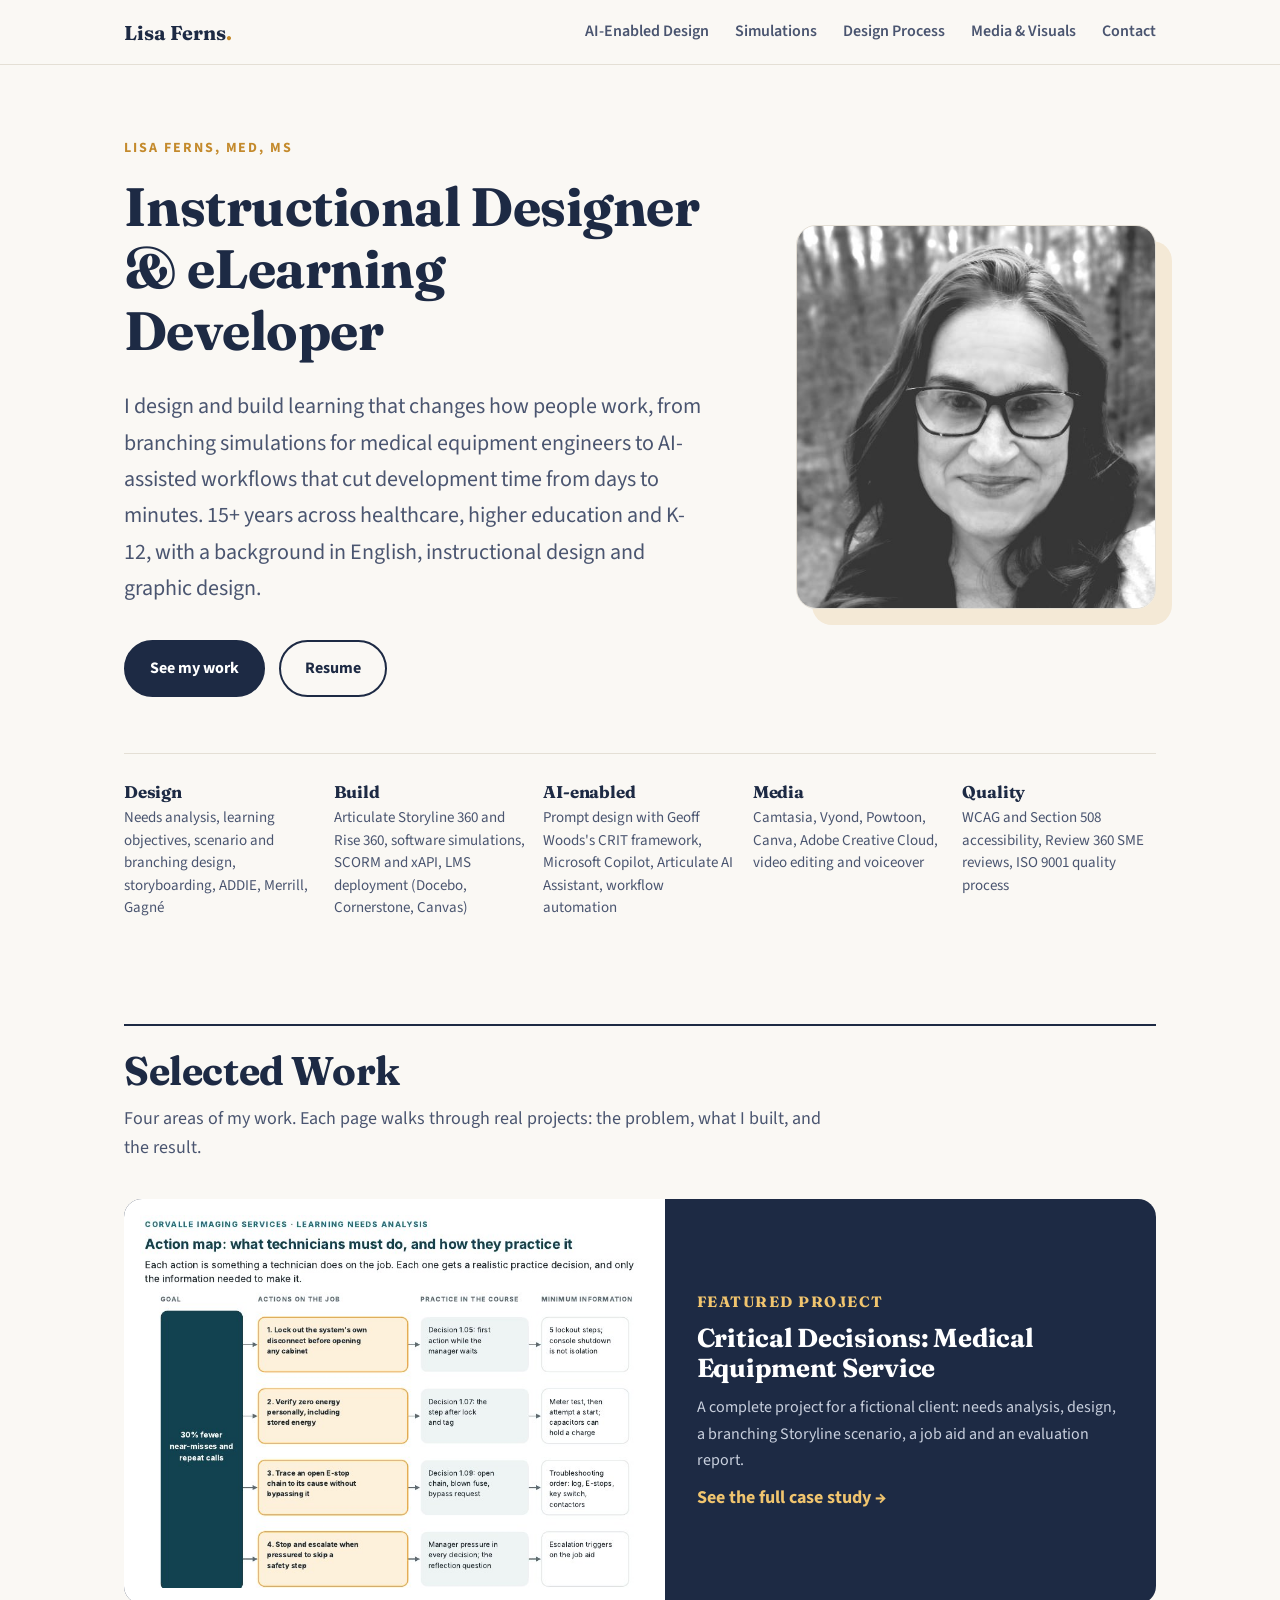
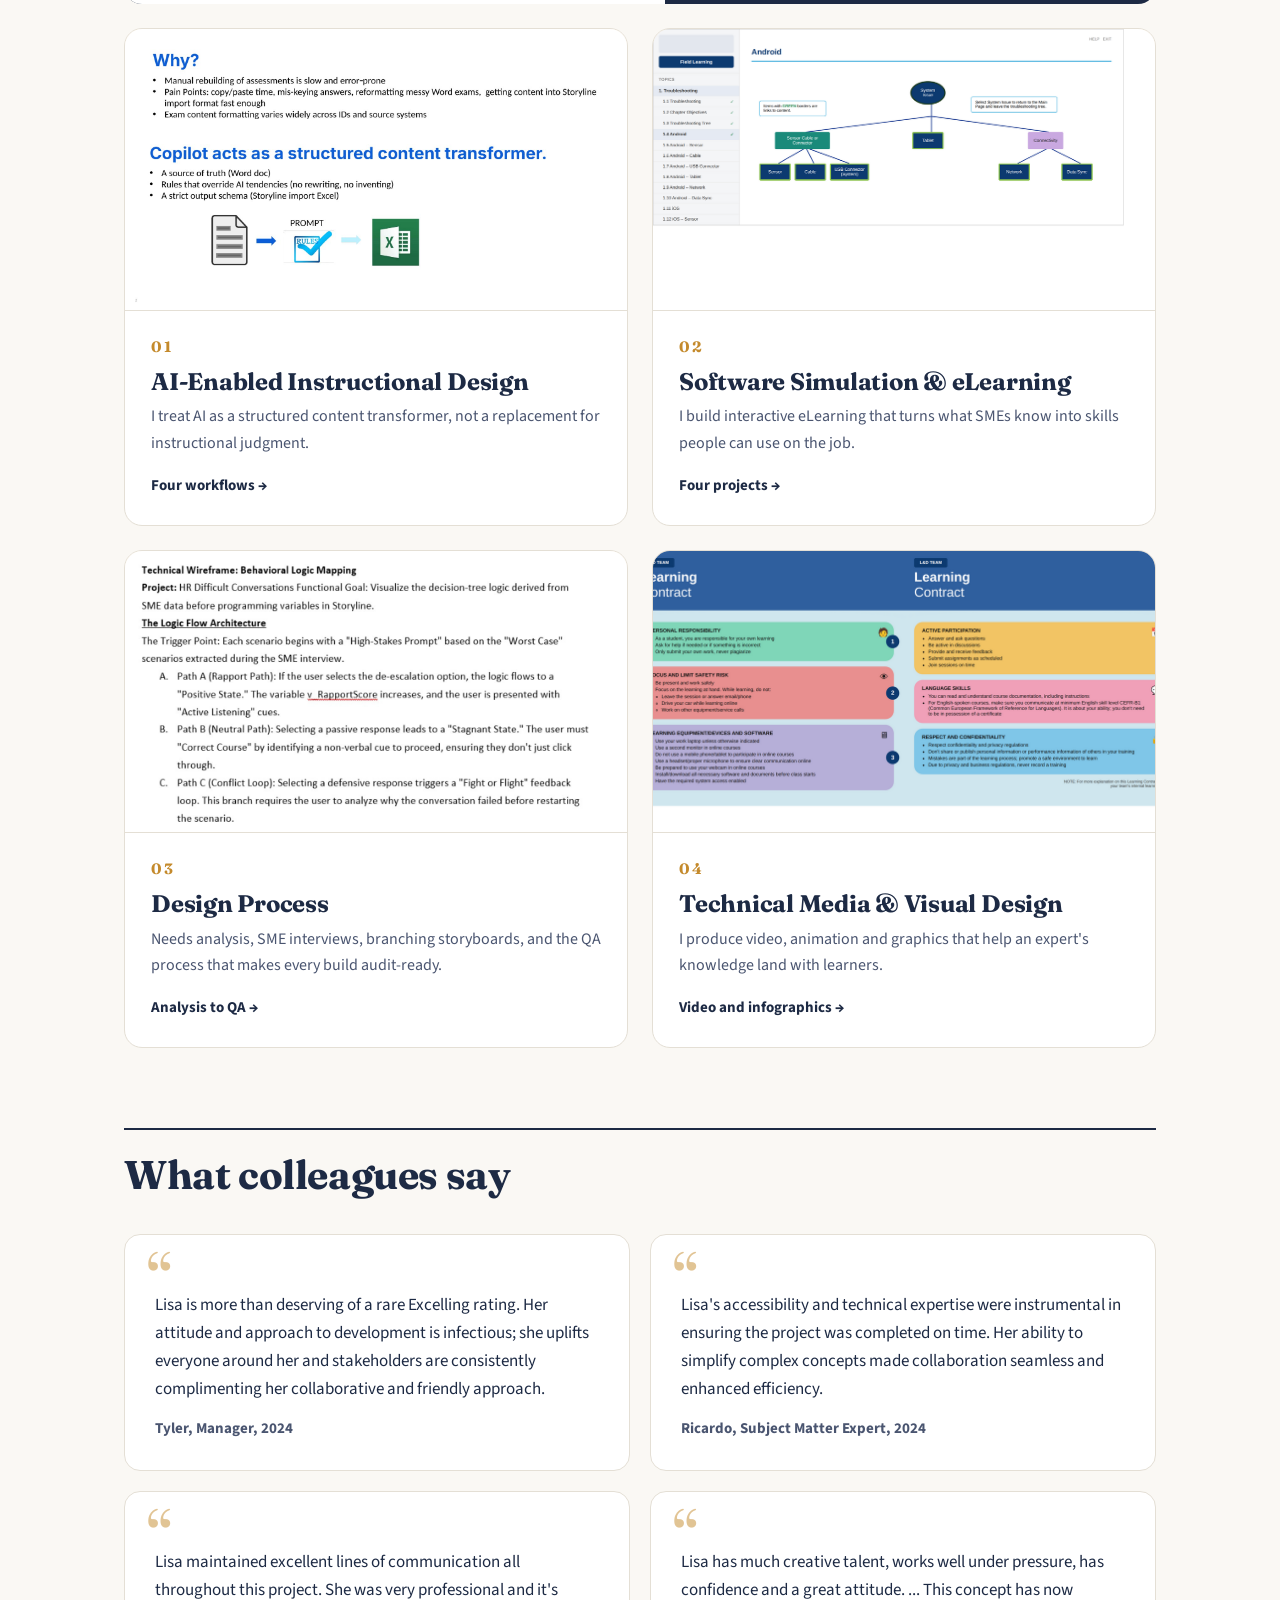
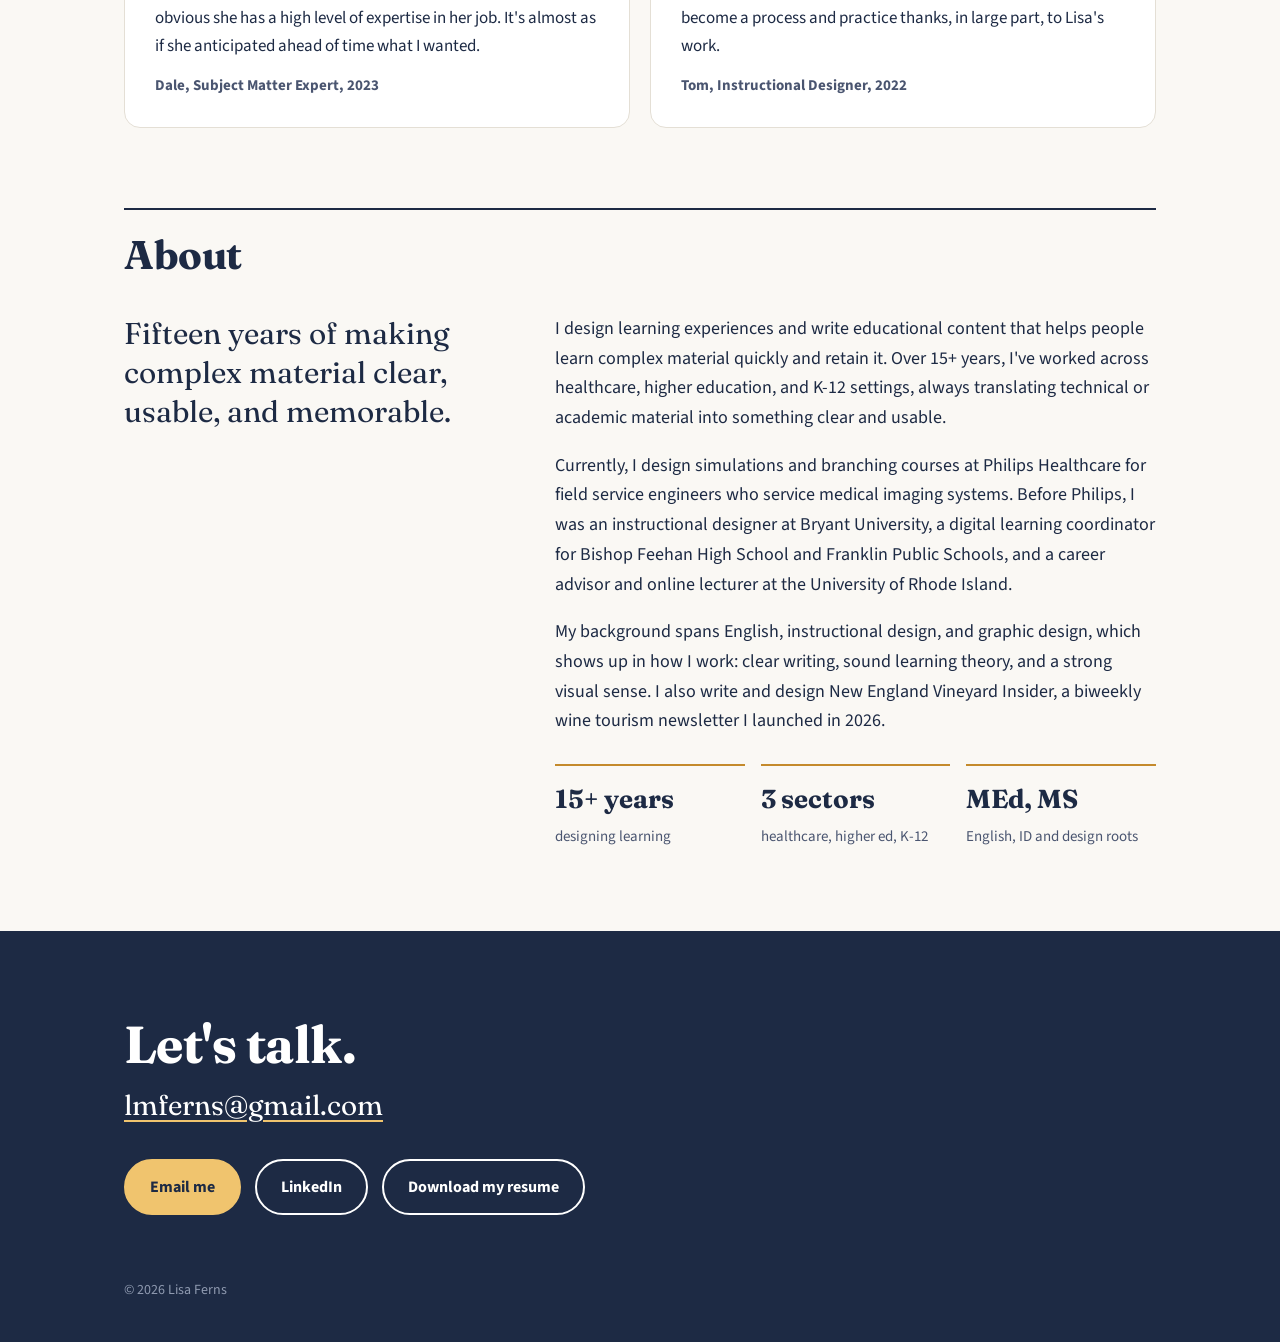
<file: index.html>
<!doctype html>
<html lang="en">
<head>
<meta charset="utf-8">
<meta name="viewport" content="width=device-width, initial-scale=1">
<title>Lisa Ferns | Learning Experience Designer</title>
<meta name="description" content="Lisa Ferns, MEd, MS. Learning experience designer with 15+ years of experience in AI-enabled instructional design, Storyline simulations and eLearning.">
<meta property="og:title" content="Lisa Ferns | Learning Experience Designer">
<meta property="og:description" content="Lisa Ferns, MEd, MS. Learning experience designer with 15+ years of experience in AI-enabled instructional design, Storyline simulations and eLearning.">
<meta property="og:image" content="https://lmferns.github.io/images/headshot.jpg">
<meta property="og:url" content="https://lmferns.github.io/">
<meta property="og:type" content="website">
<meta name="twitter:card" content="summary">
<link rel="preconnect" href="https://fonts.googleapis.com">
<link rel="preconnect" href="https://fonts.gstatic.com" crossorigin>
<link href="https://fonts.googleapis.com/css2?family=Fraunces:opsz,wght@9..144,500;9..144,700&family=Source+Sans+3:wght@400;600;700&display=swap" rel="stylesheet">
<link rel="stylesheet" href="styles.css">
</head>
<body>
<a class="skip" href="#main">Skip to content</a>
<header class="nav"><div class="wrap">
<a class="brand" href="index.html">Lisa Ferns<span>.</span></a>
<nav aria-label="Main"><a href="ai.html">AI-Enabled Design</a><a href="simulations.html">Simulations</a><a href="process.html">Design Process</a><a href="media.html">Media &amp; Visuals</a><a href="#contact">Contact</a></nav>
</div></header>
<main id="main"><section class="hero"><div class="wrap hero-grid"><div>
<p class="eyebrow">Lisa Ferns, MEd, MS</p>
<h1>Instructional Designer &amp; eLearning Developer</h1>
<p class="lede">I design and build learning that changes how people work, from branching simulations for medical equipment engineers to AI-assisted workflows that cut development time from days to minutes. 15+ years across healthcare, higher education and K-12, with a background in English, instructional design and graphic design.</p>
<div class="btns"><a class="btn solid" href="#work">See my work</a><a class="btn ghost" href="resume/Lisa-Ferns-Resume.pdf" target="_blank" rel="noopener">Resume</a></div>
</div><img class="portrait" src="images/headshot.jpg" alt="Portrait of Lisa Ferns"></div>
<div class="wrap"><div class="skills">
<div><h3>Design</h3><p>Needs analysis, learning objectives, scenario and branching design, storyboarding, ADDIE, Merrill, Gagné</p></div>
<div><h3>Build</h3><p>Articulate Storyline 360 and Rise 360, software simulations, SCORM and xAPI, LMS deployment (Docebo, Cornerstone, Canvas)</p></div>
<div><h3>AI-enabled</h3><p>Prompt design with Geoff Woods&#x27;s CRIT framework, Microsoft Copilot, Articulate AI Assistant, workflow automation</p></div>
<div><h3>Media</h3><p>Camtasia, Vyond, Powtoon, Canva, Adobe Creative Cloud, video editing and voiceover</p></div>
<div><h3>Quality</h3><p>WCAG and Section 508 accessibility, Review 360 SME reviews, ISO 9001 quality process</p></div>
</div></div></section>
<section class="block" id="work"><div class="wrap"><div class="sec-head"><h2>Selected Work</h2><p>Four areas of my work. Each page walks through real projects: the problem, what I built, and the result.</p></div><a class="featured" href="critical-decisions.html"><div class="thumb"><img src="images/cd-actionmap.jpg" alt=""></div><div class="body"><span class="num">Featured project</span><h3>Critical Decisions: Medical Equipment Service</h3><p>A complete project for a fictional client: needs analysis, design, a branching Storyline scenario, a job aid and an evaluation report.</p><span class="more">See the full case study &rarr;</span></div></a><div class="cards"><a class="card" href="ai.html"><div class="thumb"><img src="images/storyline-workflow.jpg" alt="" loading="lazy"></div><div class="body"><span class="num">01</span><h3>AI-Enabled Instructional Design</h3><p>I treat AI as a structured content transformer, not a replacement for instructional judgment.</p><span class="more">Four workflows &rarr;</span></div></a><a class="card" href="simulations.html"><div class="thumb"><img src="images/decision-tree-menu.png" alt="" loading="lazy"></div><div class="body"><span class="num">02</span><h3>Software Simulation &amp; eLearning</h3><p>I build interactive eLearning that turns what SMEs know into skills people can use on the job.</p><span class="more">Four projects &rarr;</span></div></a><a class="card" href="process.html"><div class="thumb"><img src="images/hr-wireframe.jpg" alt="" loading="lazy"></div><div class="body"><span class="num">03</span><h3>Design Process</h3><p>Needs analysis, SME interviews, branching storyboards, and the QA process that makes every build audit-ready.</p><span class="more">Analysis to QA &rarr;</span></div></a><a class="card" href="media.html"><div class="thumb"><img src="images/info-learning-contract.png" alt="" loading="lazy"></div><div class="body"><span class="num">04</span><h3>Technical Media &amp; Visual Design</h3><p>I produce video, animation and graphics that help an expert&#x27;s knowledge land with learners.</p><span class="more">Video and infographics &rarr;</span></div></a></div></div></section><section class="block" id="testimonials"><div class="wrap"><div class="sec-head"><h2>What colleagues say</h2></div><div class="quotes"><figure><blockquote>Lisa is more than deserving of a rare Excelling rating. Her attitude and approach to development is infectious; she uplifts everyone around her and stakeholders are consistently complimenting her collaborative and friendly approach.</blockquote><figcaption>Tyler, Manager, 2024</figcaption></figure><figure><blockquote>Lisa&#x27;s accessibility and technical expertise were instrumental in ensuring the project was completed on time. Her ability to simplify complex concepts made collaboration seamless and enhanced efficiency.</blockquote><figcaption>Ricardo, Subject Matter Expert, 2024</figcaption></figure><figure><blockquote>Lisa maintained excellent lines of communication all throughout this project. She was very professional and it&#x27;s obvious she has a high level of expertise in her job. It&#x27;s almost as if she anticipated ahead of time what I wanted.</blockquote><figcaption>Dale, Subject Matter Expert, 2023</figcaption></figure><figure><blockquote>Lisa has much creative talent, works well under pressure, has confidence and a great attitude. ... This concept has now become a process and practice thanks, in large part, to Lisa&#x27;s work.</blockquote><figcaption>Tom, Instructional Designer, 2022</figcaption></figure></div></div></section><section class="block" id="about"><div class="wrap"><div class="sec-head"><h2>About</h2></div><div class="about-grid">
<p class="pull">Fifteen years of making complex material clear, usable, and memorable.</p>
<div>
<p>I design learning experiences and write educational content that helps people learn complex material quickly and retain it. Over 15+ years, I've worked across healthcare, higher education, and K-12 settings, always translating technical or academic material into something clear and usable.</p>
<p>Currently, I design simulations and branching courses at Philips Healthcare for field service engineers who service medical imaging systems. Before Philips, I was an instructional designer at Bryant University, a digital learning coordinator for Bishop Feehan High School and Franklin Public Schools, and a career advisor and online lecturer at the University of Rhode Island.</p>
<p>My background spans English, instructional design, and graphic design, which shows up in how I work: clear writing, sound learning theory, and a strong visual sense. I also write and design New England Vineyard Insider, a biweekly wine tourism newsletter I launched in 2026.</p>
<div class="facts"><div><b>15+ years</b><span>designing learning</span></div><div><b>3 sectors</b><span>healthcare, higher ed, K-12</span></div><div><b>MEd, MS</b><span>English, ID and design roots</span></div></div>
</div></div></div></section></main>
<section id="contact"><div class="wrap">
<h2>Let's talk.</h2>
<p class="email"><a href="mailto:lmferns@gmail.com">lmferns@gmail.com</a></p>
<div class="btns">
<a class="btn solid" href="mailto:lmferns@gmail.com">Email me</a>
<a class="btn ghost" href="https://www.linkedin.com/in/lisaferns/" target="_blank" rel="noopener">LinkedIn</a>
<a class="btn ghost" href="resume/Lisa-Ferns-Resume.pdf" target="_blank" rel="noopener">Download my resume</a>
</div>
<div class="foot">&copy; 2026 Lisa Ferns</div>
</div></section>
</body>
</html>
</file>
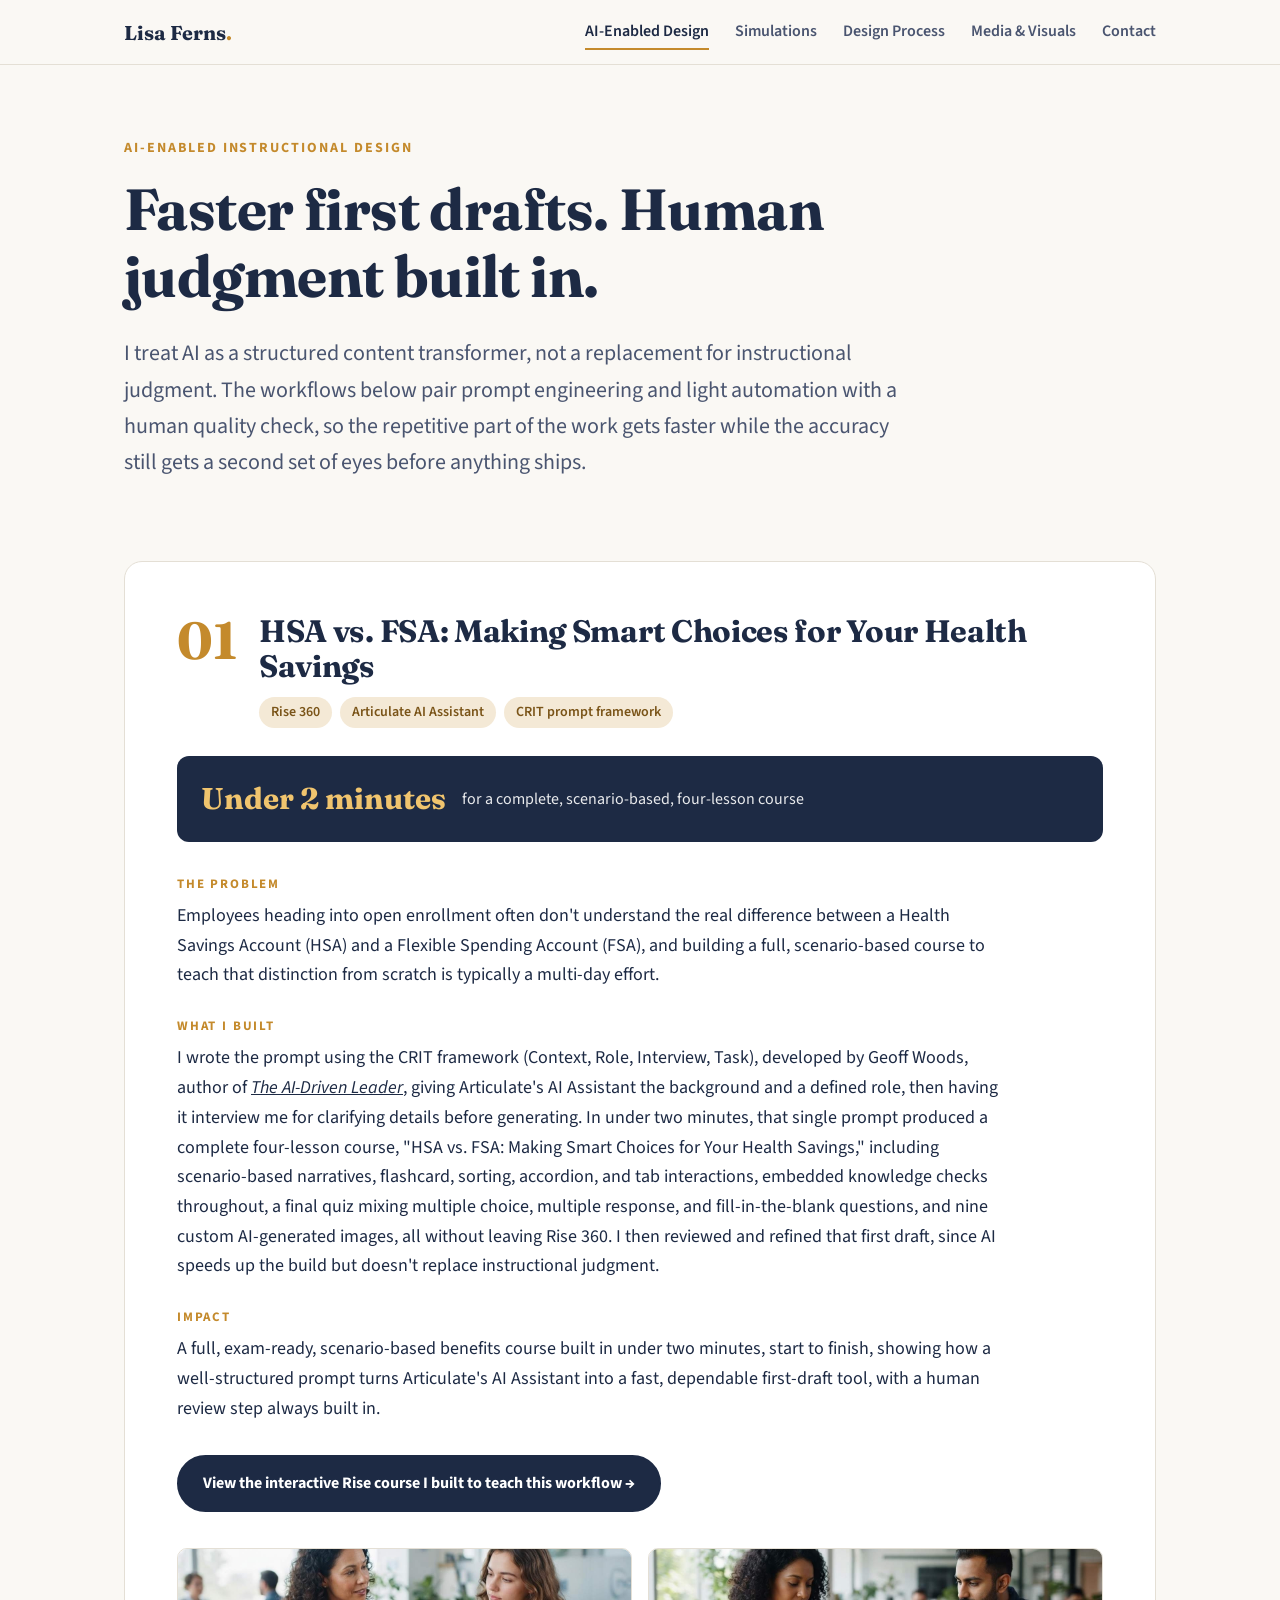
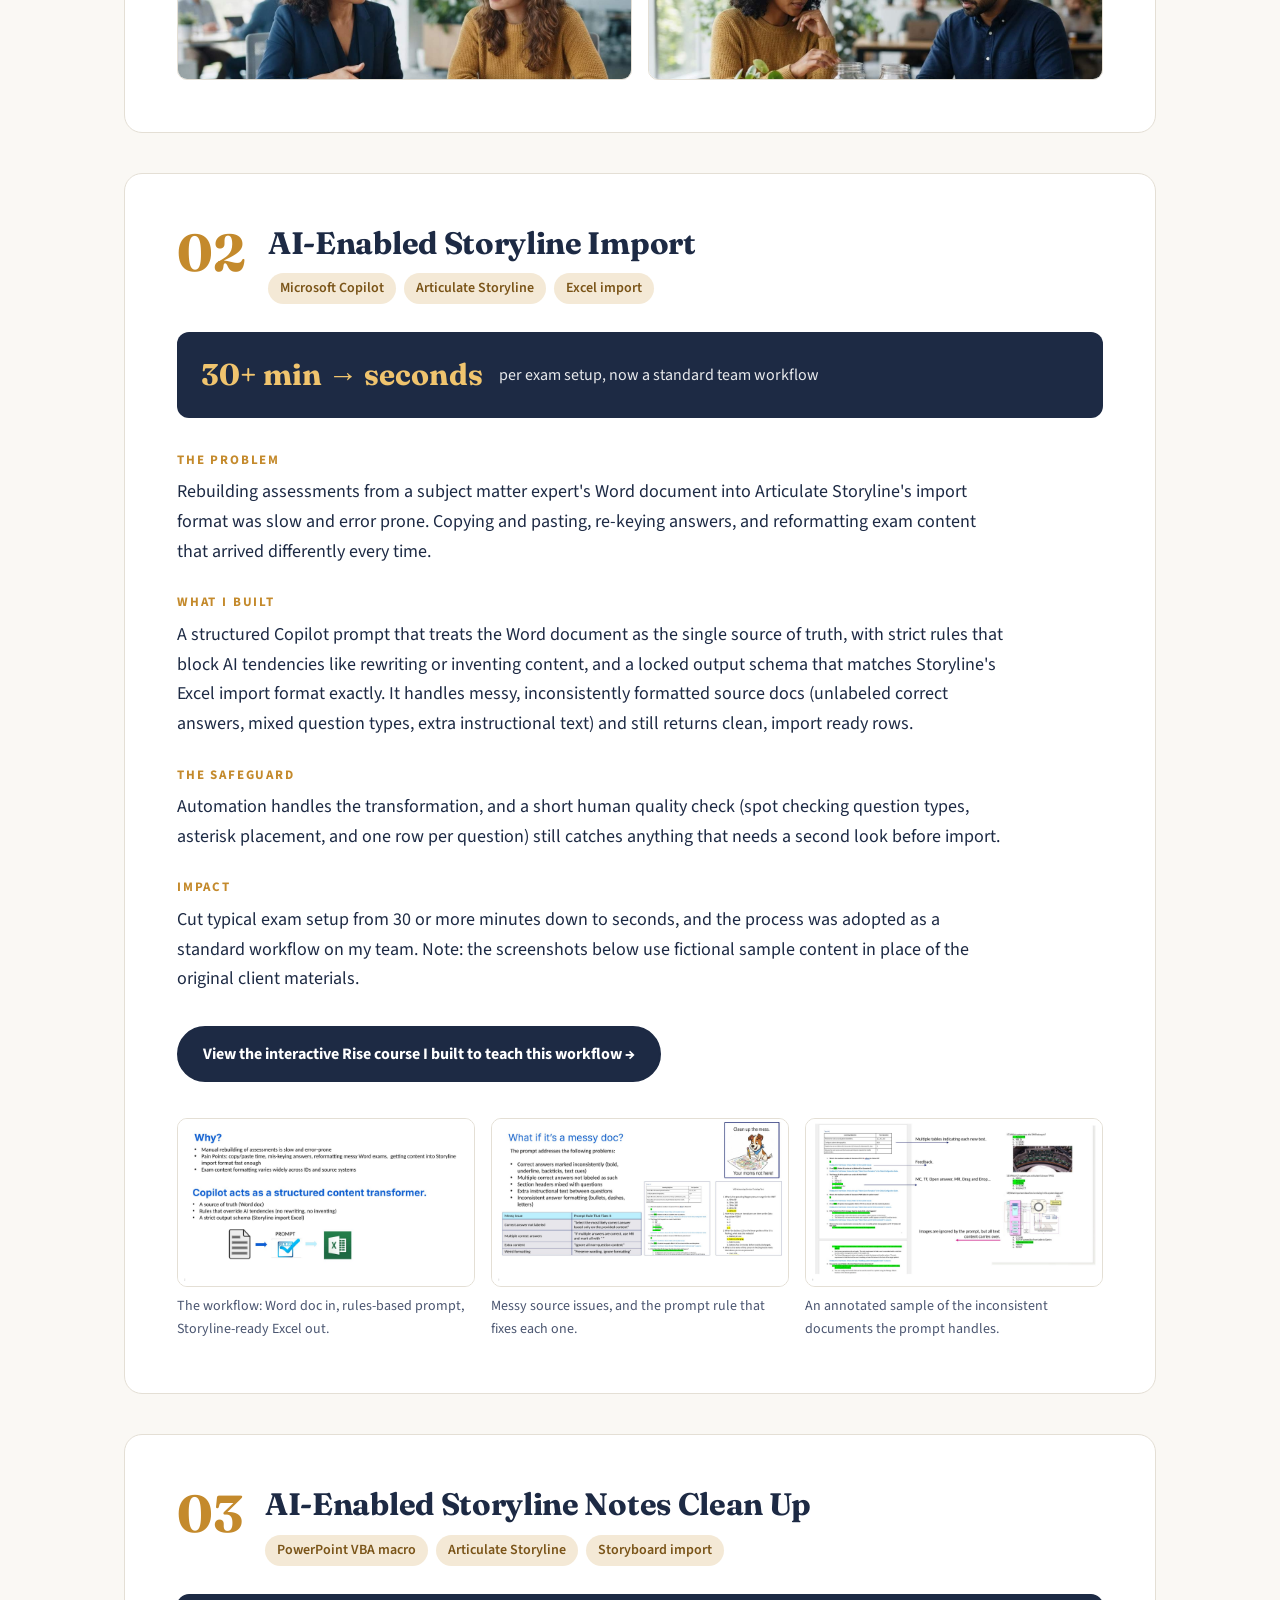
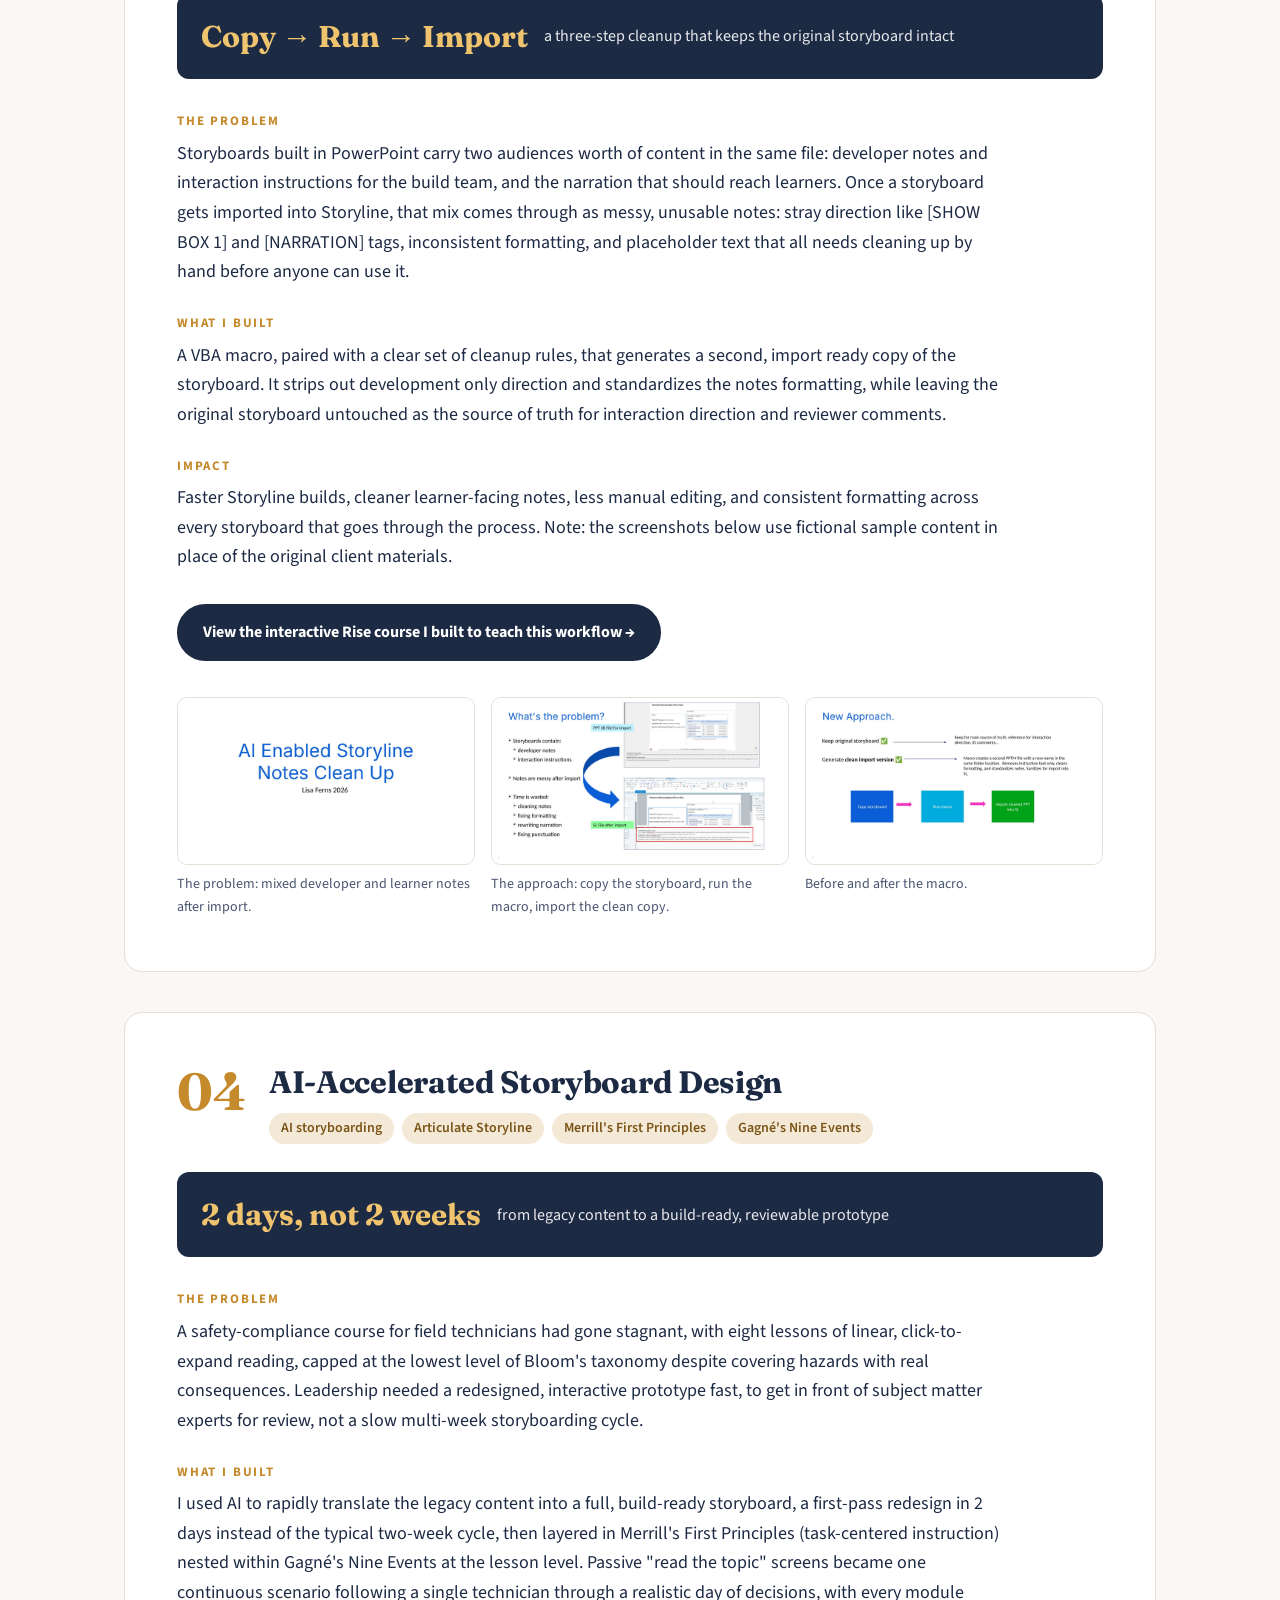
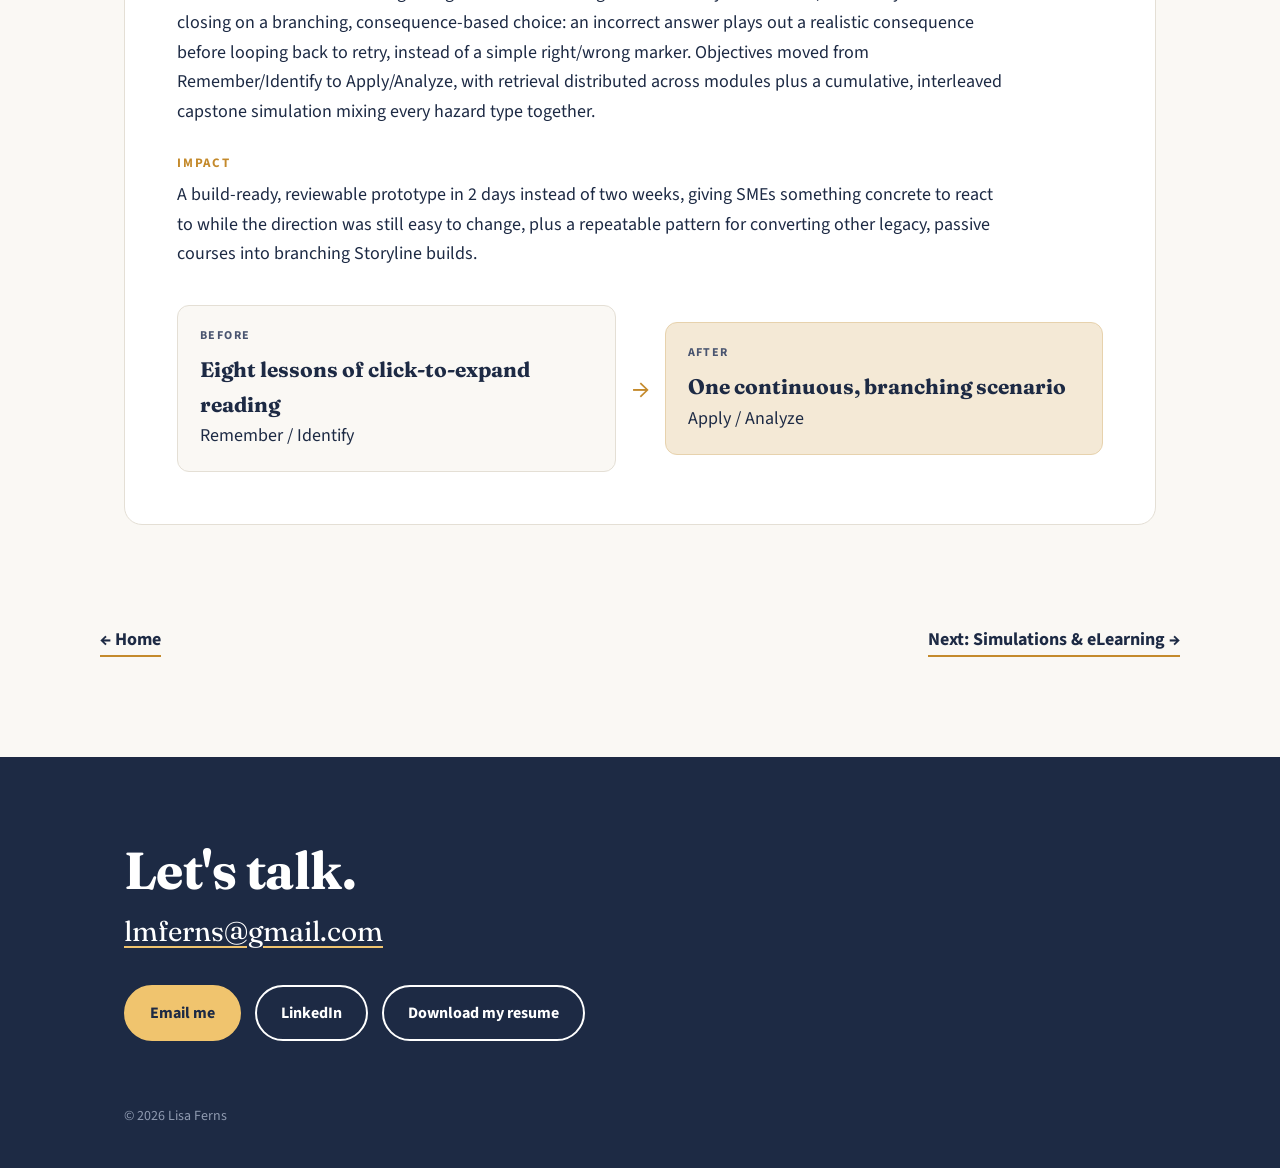
<file: ai.html>
<!doctype html>
<html lang="en">
<head>
<meta charset="utf-8">
<meta name="viewport" content="width=device-width, initial-scale=1">
<title>AI-Enabled Instructional Design | Lisa Ferns</title>
<meta name="description" content="Four case studies using Articulate AI Assistant, Copilot and automation to speed up course builds, with a human review step built in.">
<meta property="og:title" content="AI-Enabled Instructional Design | Lisa Ferns">
<meta property="og:description" content="Four case studies using Articulate AI Assistant, Copilot and automation to speed up course builds, with a human review step built in.">
<meta property="og:image" content="https://lmferns.github.io/images/headshot.jpg">
<meta property="og:url" content="https://lmferns.github.io/ai.html">
<meta property="og:type" content="website">
<meta name="twitter:card" content="summary">
<link rel="preconnect" href="https://fonts.googleapis.com">
<link rel="preconnect" href="https://fonts.gstatic.com" crossorigin>
<link href="https://fonts.googleapis.com/css2?family=Fraunces:opsz,wght@9..144,500;9..144,700&family=Source+Sans+3:wght@400;600;700&display=swap" rel="stylesheet">
<link rel="stylesheet" href="styles.css">
</head>
<body>
<a class="skip" href="#main">Skip to content</a>
<header class="nav"><div class="wrap">
<a class="brand" href="index.html">Lisa Ferns<span>.</span></a>
<nav aria-label="Main"><a href="ai.html" aria-current="page">AI-Enabled Design</a><a href="simulations.html">Simulations</a><a href="process.html">Design Process</a><a href="media.html">Media &amp; Visuals</a><a href="#contact">Contact</a></nav>
</div></header>
<main id="main"><section class="page-hero"><div class="wrap"><p class="eyebrow">AI-Enabled Instructional Design</p><h1>Faster first drafts. Human judgment built in.</h1><p class="lede">I treat AI as a structured content transformer, not a replacement for instructional judgment. The workflows below pair prompt engineering and light automation with a human quality check, so the repetitive part of the work gets faster while the accuracy still gets a second set of eyes before anything ships.</p></div></section><section class="block"><div class="wrap"><article class="project"><div class="p-top"><div class="p-num">01</div><div><h3>HSA vs. FSA: Making Smart Choices for Your Health Savings</h3>
<ul class="tags"><li>Rise 360</li><li>Articulate AI Assistant</li><li>CRIT prompt framework</li></ul></div></div>
<div class="stat"><strong>Under 2 minutes</strong><span>for a complete, scenario-based, four-lesson course</span></div>
<div class="story">
<div><h4>The problem</h4><p>Employees heading into open enrollment often don&#x27;t understand the real difference between a Health Savings Account (HSA) and a Flexible Spending Account (FSA), and building a full, scenario-based course to teach that distinction from scratch is typically a multi-day effort.</p></div>
<div><h4>What I built</h4><p>I wrote the prompt using the CRIT framework (Context, Role, Interview, Task), developed by Geoff Woods, author of <a href="https://www.goodreads.com/book/show/216125077" target="_blank" rel="noopener"><em>The AI-Driven Leader</em></a>, giving Articulate&#x27;s AI Assistant the background and a defined role, then having it interview me for clarifying details before generating. In under two minutes, that single prompt produced a complete four-lesson course, &quot;HSA vs. FSA: Making Smart Choices for Your Health Savings,&quot; including scenario-based narratives, flashcard, sorting, accordion, and tab interactions, embedded knowledge checks throughout, a final quiz mixing multiple choice, multiple response, and fill-in-the-blank questions, and nine custom AI-generated images, all without leaving Rise 360. I then reviewed and refined that first draft, since AI speeds up the build but doesn&#x27;t replace instructional judgment.</p></div>
<div><h4>Impact</h4><p>A full, exam-ready, scenario-based benefits course built in under two minutes, start to finish, showing how a well-structured prompt turns Articulate&#x27;s AI Assistant into a fast, dependable first-draft tool, with a human review step always built in.</p></div>
</div>
<a class="btn solid" href="https://lmferns.github.io/eLearning-Samples/HSA%20v%20FSA/content/index.html" target="_blank" rel="noopener">View the interactive Rise course I built to teach this workflow &rarr;</a>
<div class="shots two"><figure><a href="images/hsa-fsa-1.jpg" target="_blank" rel="noopener"><img src="images/hsa-fsa-1.jpg" alt="AI-generated course image: a benefits advisor talking with an employee" loading="lazy"></a></figure><figure><a href="images/hsa-fsa-2.jpg" target="_blank" rel="noopener"><img src="images/hsa-fsa-2.jpg" alt="AI-generated course image: two coworkers comparing savings jars" loading="lazy"></a></figure></div>
</article><article class="project"><div class="p-top"><div class="p-num">02</div><div><h3>AI-Enabled Storyline Import</h3>
<ul class="tags"><li>Microsoft Copilot</li><li>Articulate Storyline</li><li>Excel import</li></ul></div></div>
<div class="stat"><strong>30+ min &rarr; seconds</strong><span>per exam setup, now a standard team workflow</span></div>
<div class="story">
<div><h4>The problem</h4><p>Rebuilding assessments from a subject matter expert&#x27;s Word document into Articulate Storyline&#x27;s import format was slow and error prone. Copying and pasting, re-keying answers, and reformatting exam content that arrived differently every time.</p></div>
<div><h4>What I built</h4><p>A structured Copilot prompt that treats the Word document as the single source of truth, with strict rules that block AI tendencies like rewriting or inventing content, and a locked output schema that matches Storyline&#x27;s Excel import format exactly. It handles messy, inconsistently formatted source docs (unlabeled correct answers, mixed question types, extra instructional text) and still returns clean, import ready rows.</p></div>
<div><h4>The safeguard</h4><p>Automation handles the transformation, and a short human quality check (spot checking question types, asterisk placement, and one row per question) still catches anything that needs a second look before import.</p></div>
<div><h4>Impact</h4><p>Cut typical exam setup from 30 or more minutes down to seconds, and the process was adopted as a standard workflow on my team. Note: the screenshots below use fictional sample content in place of the original client materials.</p></div>
</div>
<a class="btn solid" href="https://lmferns.github.io/eLearning-Samples/Streamlining%20SL%20Imports/content/index.html" target="_blank" rel="noopener">View the interactive Rise course I built to teach this workflow &rarr;</a>
<div class="shots three"><figure><a href="images/storyline-workflow.jpg" target="_blank" rel="noopener"><img src="images/storyline-workflow.jpg" alt="Slide: Copilot as a structured content transformer, from Word doc to Storyline Excel import" loading="lazy"></a><figcaption>The workflow: Word doc in, rules-based prompt, Storyline-ready Excel out.</figcaption></figure><figure><a href="images/storyline-messy-doc.jpg" target="_blank" rel="noopener"><img src="images/storyline-messy-doc.jpg" alt="Slide: messy source document issues paired with the prompt rules that fix them" loading="lazy"></a><figcaption>Messy source issues, and the prompt rule that fixes each one.</figcaption></figure><figure><a href="images/storyline-annotated.jpg" target="_blank" rel="noopener"><img src="images/storyline-annotated.jpg" alt="Annotated sample exam document" loading="lazy"></a><figcaption>An annotated sample of the inconsistent documents the prompt handles.</figcaption></figure></div>
</article><article class="project"><div class="p-top"><div class="p-num">03</div><div><h3>AI-Enabled Storyline Notes Clean Up</h3>
<ul class="tags"><li>PowerPoint VBA macro</li><li>Articulate Storyline</li><li>Storyboard import</li></ul></div></div>
<div class="stat"><strong>Copy &rarr; Run &rarr; Import</strong><span>a three-step cleanup that keeps the original storyboard intact</span></div>
<div class="story">
<div><h4>The problem</h4><p>Storyboards built in PowerPoint carry two audiences worth of content in the same file: developer notes and interaction instructions for the build team, and the narration that should reach learners. Once a storyboard gets imported into Storyline, that mix comes through as messy, unusable notes: stray direction like [SHOW BOX 1] and [NARRATION] tags, inconsistent formatting, and placeholder text that all needs cleaning up by hand before anyone can use it.</p></div>
<div><h4>What I built</h4><p>A VBA macro, paired with a clear set of cleanup rules, that generates a second, import ready copy of the storyboard. It strips out development only direction and standardizes the notes formatting, while leaving the original storyboard untouched as the source of truth for interaction direction and reviewer comments.</p></div>
<div><h4>Impact</h4><p>Faster Storyline builds, cleaner learner-facing notes, less manual editing, and consistent formatting across every storyboard that goes through the process. Note: the screenshots below use fictional sample content in place of the original client materials.</p></div>
</div>
<a class="btn solid" href="https://lmferns.github.io/eLearning-Samples/Streamlining%20Notes%20Clean%20Up/content/index.html" target="_blank" rel="noopener">View the interactive Rise course I built to teach this workflow &rarr;</a>
<div class="shots three"><figure><a href="images/notes-problem.jpg" target="_blank" rel="noopener"><img src="images/notes-problem.jpg" alt="Slide: storyboard notes are messy after import into Storyline" loading="lazy"></a><figcaption>The problem: mixed developer and learner notes after import.</figcaption></figure><figure><a href="images/notes-approach.jpg" target="_blank" rel="noopener"><img src="images/notes-approach.jpg" alt="Slide: keep the original storyboard, generate a clean import version with a macro" loading="lazy"></a><figcaption>The approach: copy the storyboard, run the macro, import the clean copy.</figcaption></figure><figure><a href="images/notes-before-after.jpg" target="_blank" rel="noopener"><img src="images/notes-before-after.jpg" alt="Slide: notes before and after running the macro" loading="lazy"></a><figcaption>Before and after the macro.</figcaption></figure></div>
</article><article class="project"><div class="p-top"><div class="p-num">04</div><div><h3>AI-Accelerated Storyboard Design</h3>
<ul class="tags"><li>AI storyboarding</li><li>Articulate Storyline</li><li>Merrill&#x27;s First Principles</li><li>Gagné&#x27;s Nine Events</li></ul></div></div>
<div class="stat"><strong>2 days, not 2 weeks</strong><span>from legacy content to a build-ready, reviewable prototype</span></div>
<div class="story">
<div><h4>The problem</h4><p>A safety-compliance course for field technicians had gone stagnant, with eight lessons of linear, click-to-expand reading, capped at the lowest level of Bloom&#x27;s taxonomy despite covering hazards with real consequences. Leadership needed a redesigned, interactive prototype fast, to get in front of subject matter experts for review, not a slow multi-week storyboarding cycle.</p></div>
<div><h4>What I built</h4><p>I used AI to rapidly translate the legacy content into a full, build-ready storyboard, a first-pass redesign in 2 days instead of the typical two-week cycle, then layered in Merrill&#x27;s First Principles (task-centered instruction) nested within Gagné&#x27;s Nine Events at the lesson level. Passive &quot;read the topic&quot; screens became one continuous scenario following a single technician through a realistic day of decisions, with every module closing on a branching, consequence-based choice: an incorrect answer plays out a realistic consequence before looping back to retry, instead of a simple right/wrong marker. Objectives moved from Remember/Identify to Apply/Analyze, with retrieval distributed across modules plus a cumulative, interleaved capstone simulation mixing every hazard type together.</p></div>
<div><h4>Impact</h4><p>A build-ready, reviewable prototype in 2 days instead of two weeks, giving SMEs something concrete to react to while the direction was still easy to change, plus a repeatable pattern for converting other legacy, passive courses into branching Storyline builds.</p></div>
</div>
<div class="shift"><div><small>Before</small><b>Eight lessons of click-to-expand reading</b><br>Remember / Identify</div><div class="arrow">&rarr;</div><div class="after"><small>After</small><b>One continuous, branching scenario</b><br>Apply / Analyze</div></div></article></div></section><div class="wrap next"><a href="index.html">&larr; Home</a><a href="simulations.html">Next: Simulations &amp; eLearning &rarr;</a></div></main>
<section id="contact"><div class="wrap">
<h2>Let's talk.</h2>
<p class="email"><a href="mailto:lmferns@gmail.com">lmferns@gmail.com</a></p>
<div class="btns">
<a class="btn solid" href="mailto:lmferns@gmail.com">Email me</a>
<a class="btn ghost" href="https://www.linkedin.com/in/lisaferns/" target="_blank" rel="noopener">LinkedIn</a>
<a class="btn ghost" href="resume/Lisa-Ferns-Resume.pdf" target="_blank" rel="noopener">Download my resume</a>
</div>
<div class="foot">&copy; 2026 Lisa Ferns</div>
</div></section>
</body>
</html>
</file>
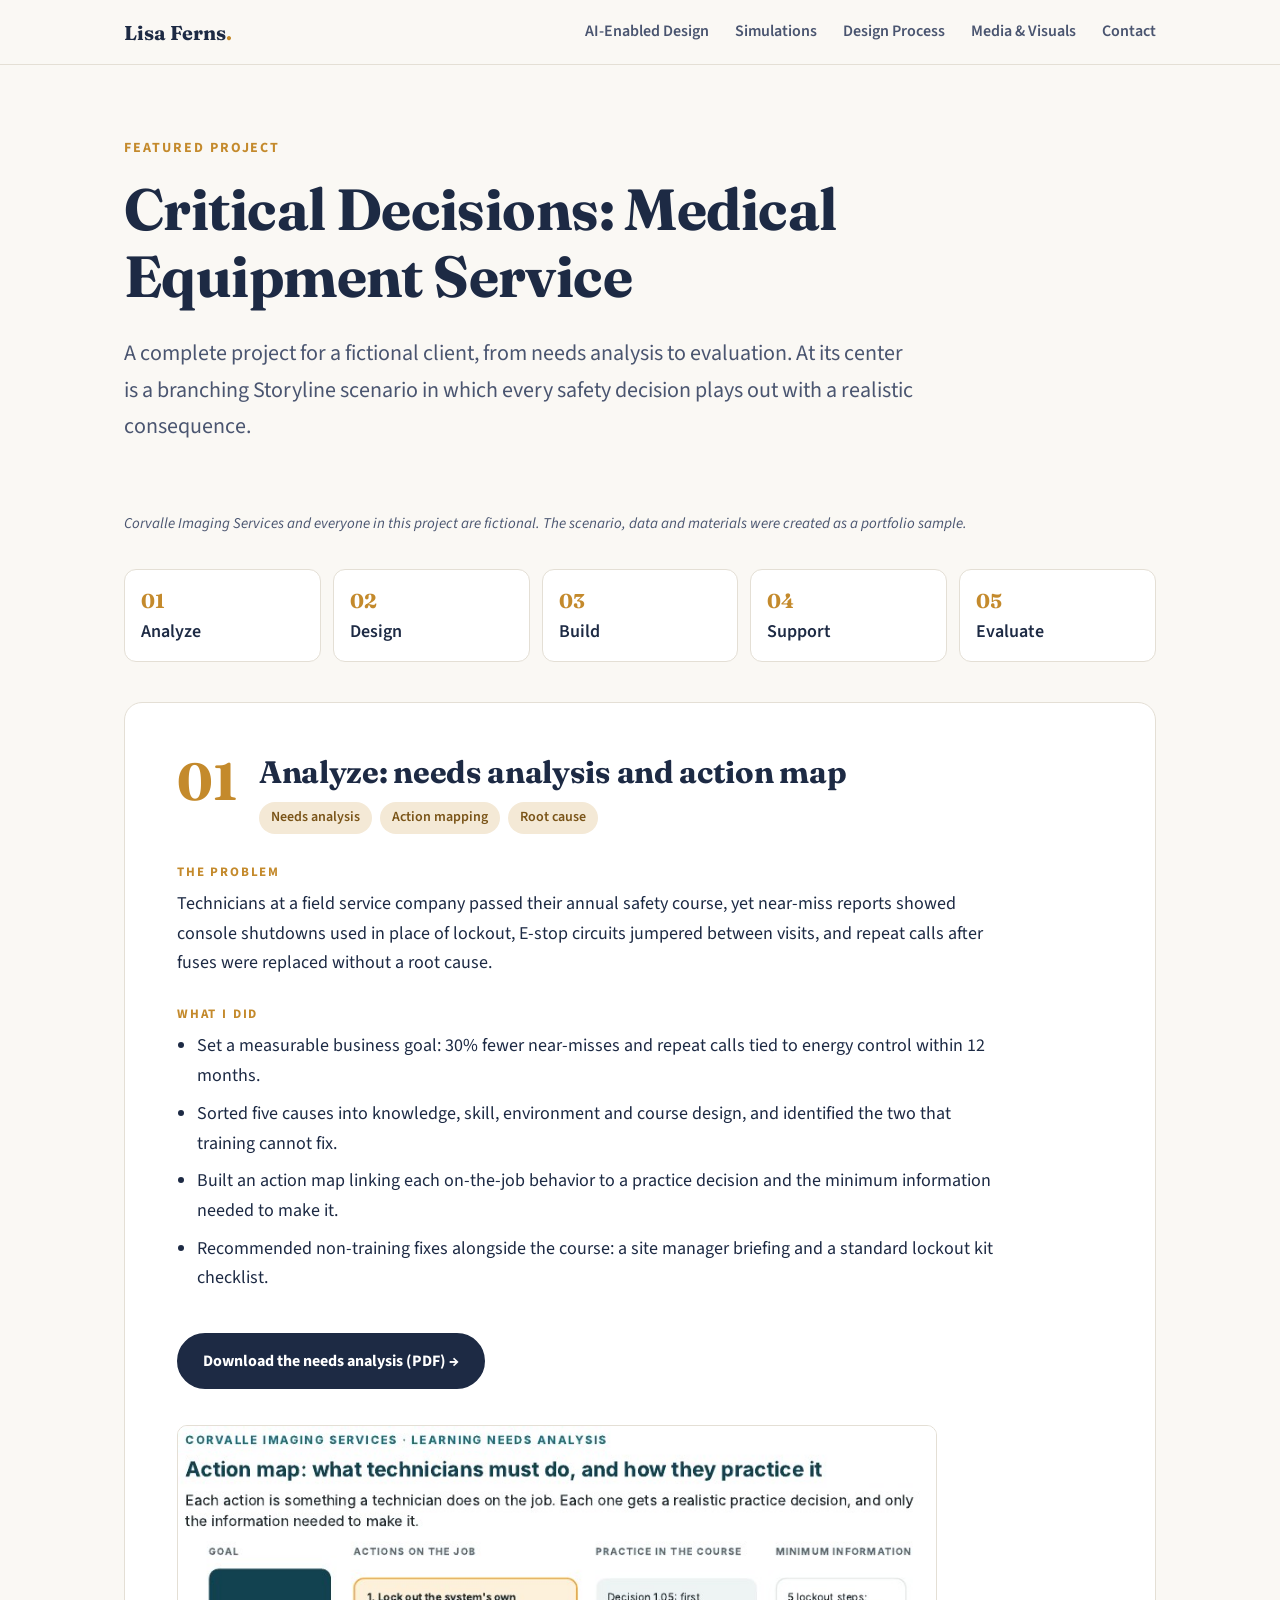
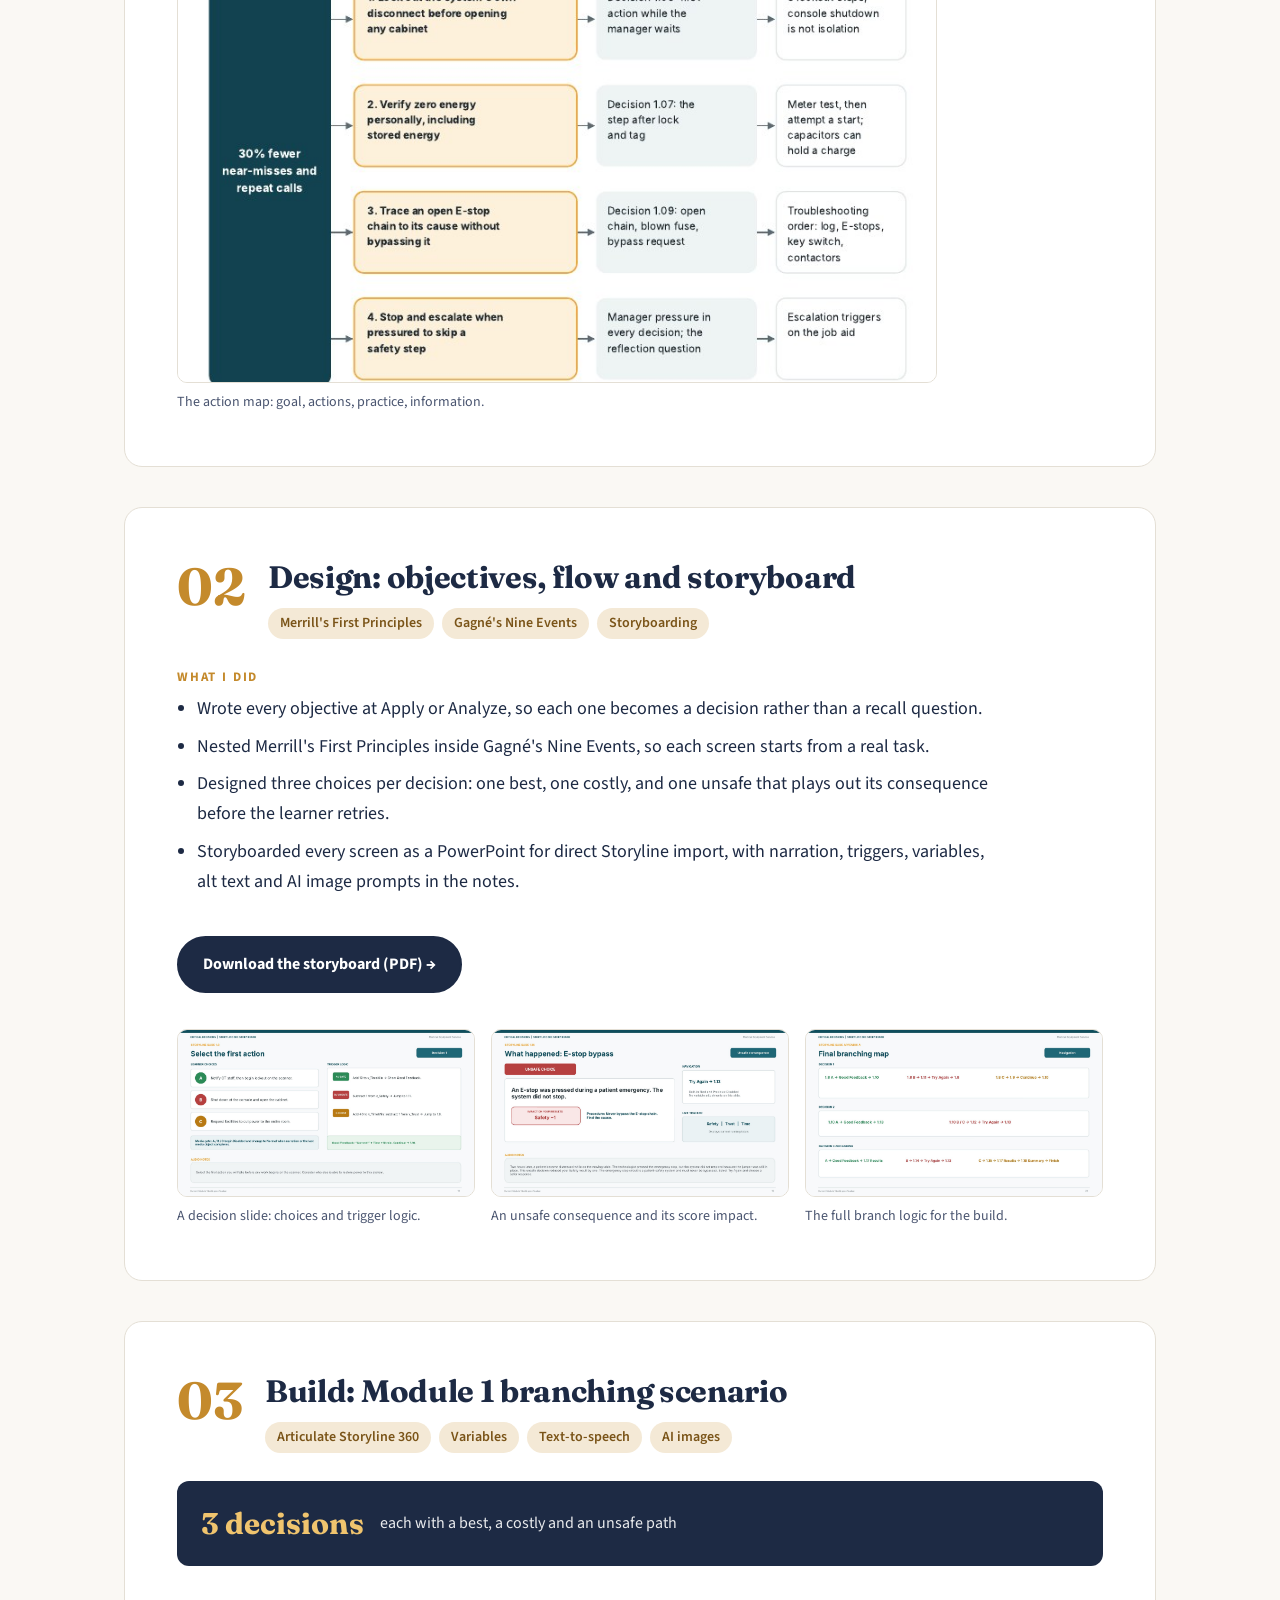
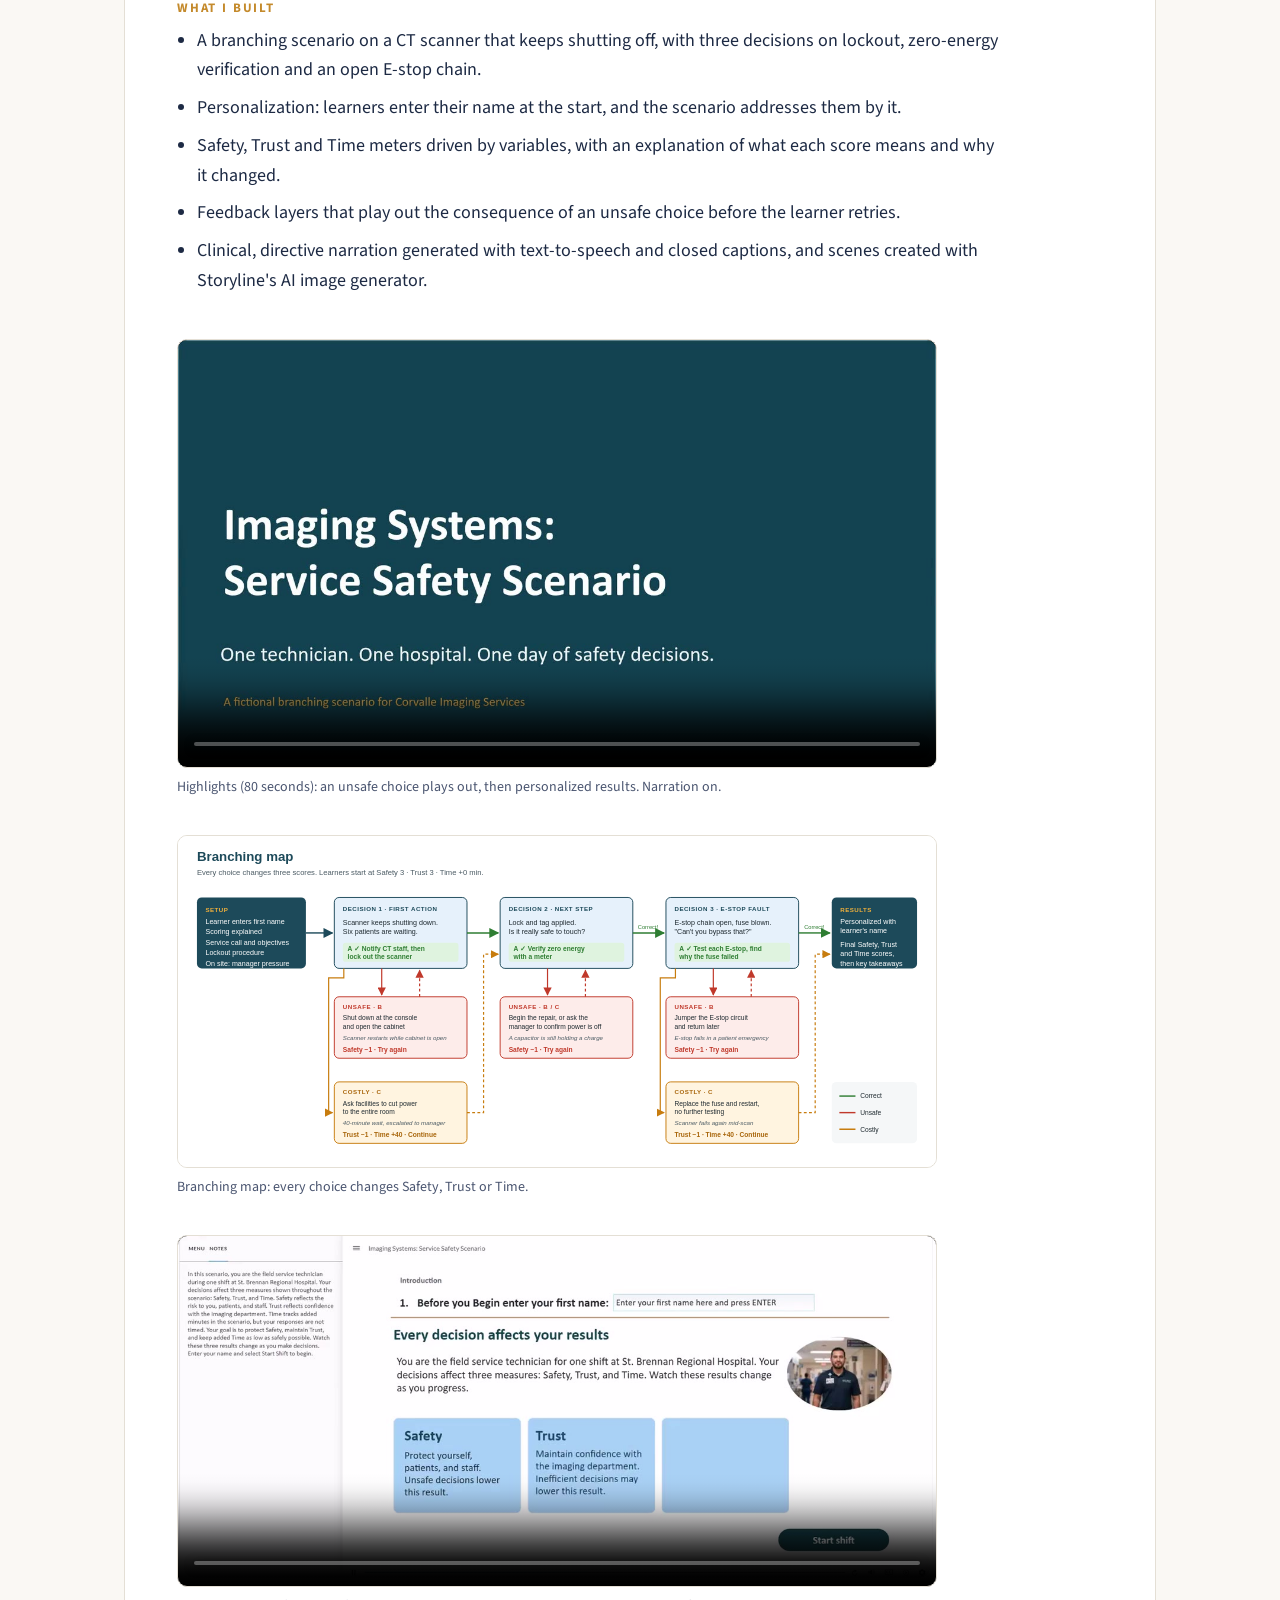
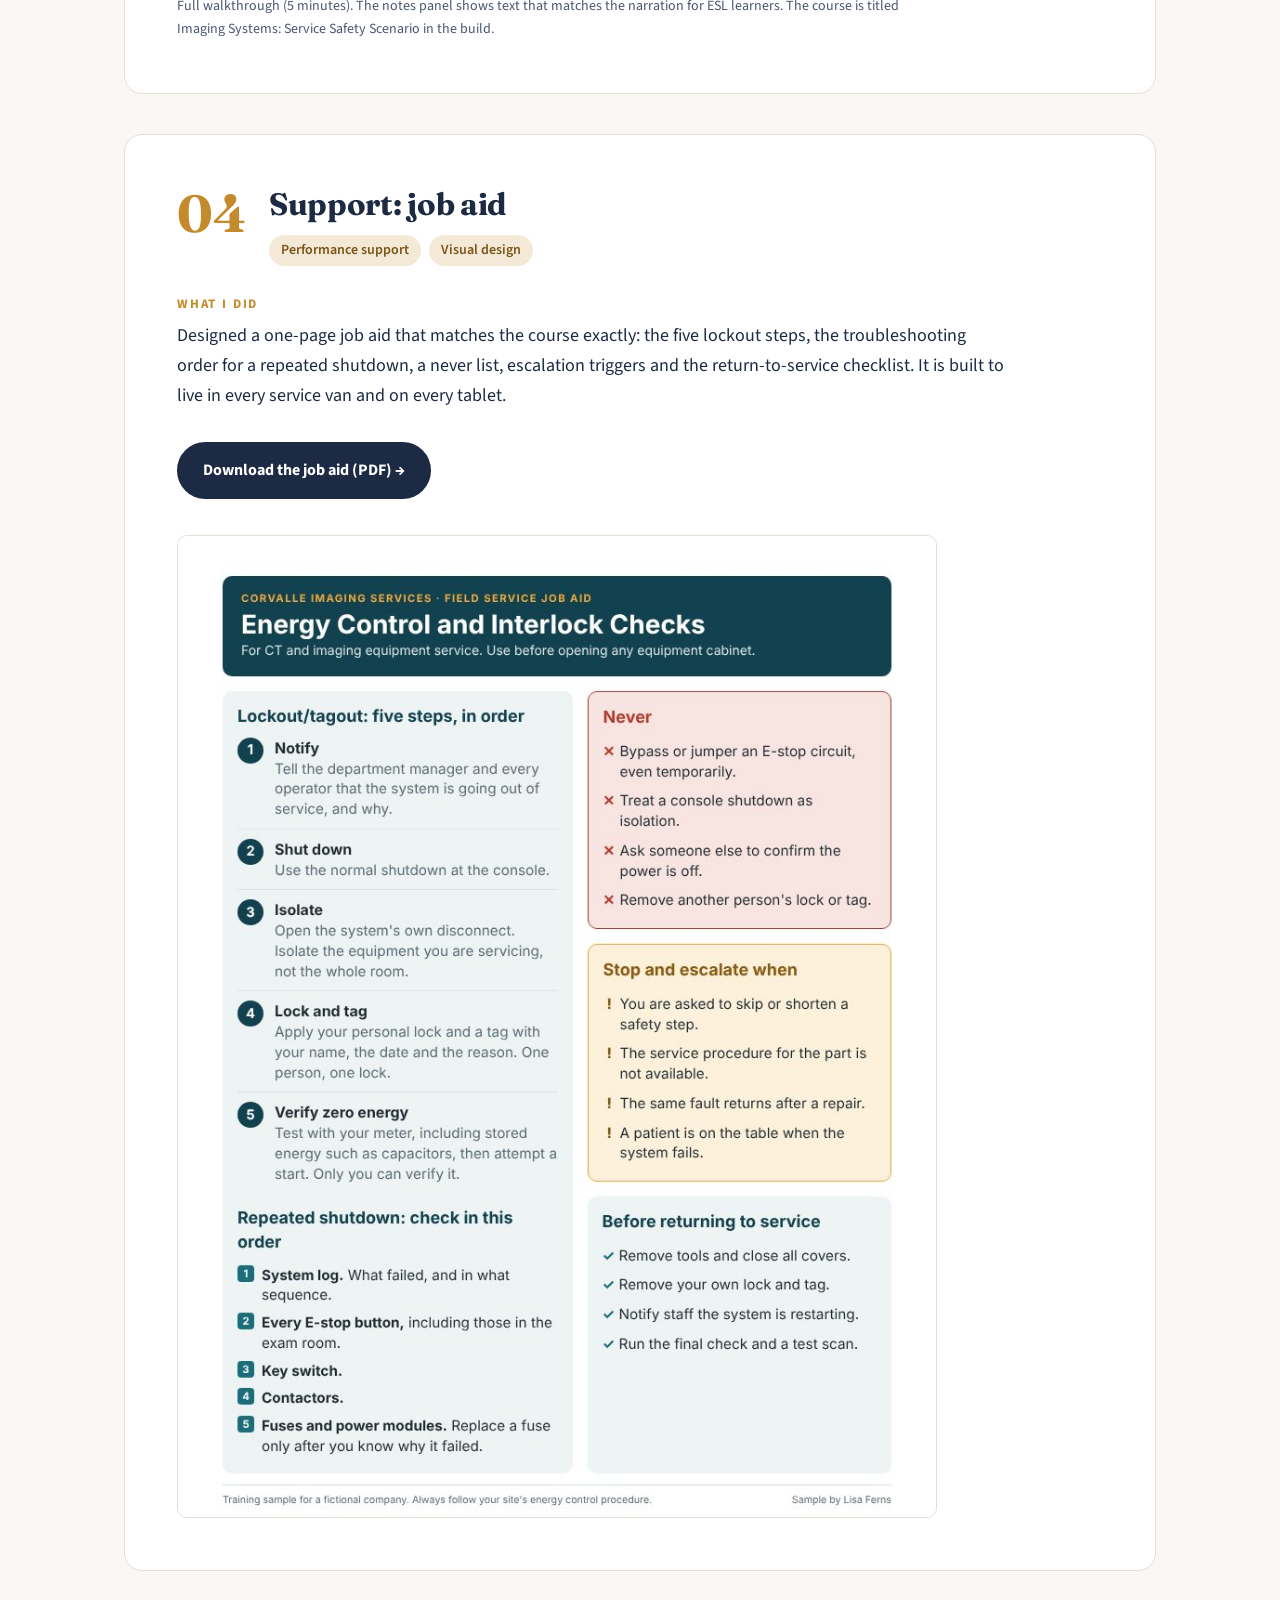
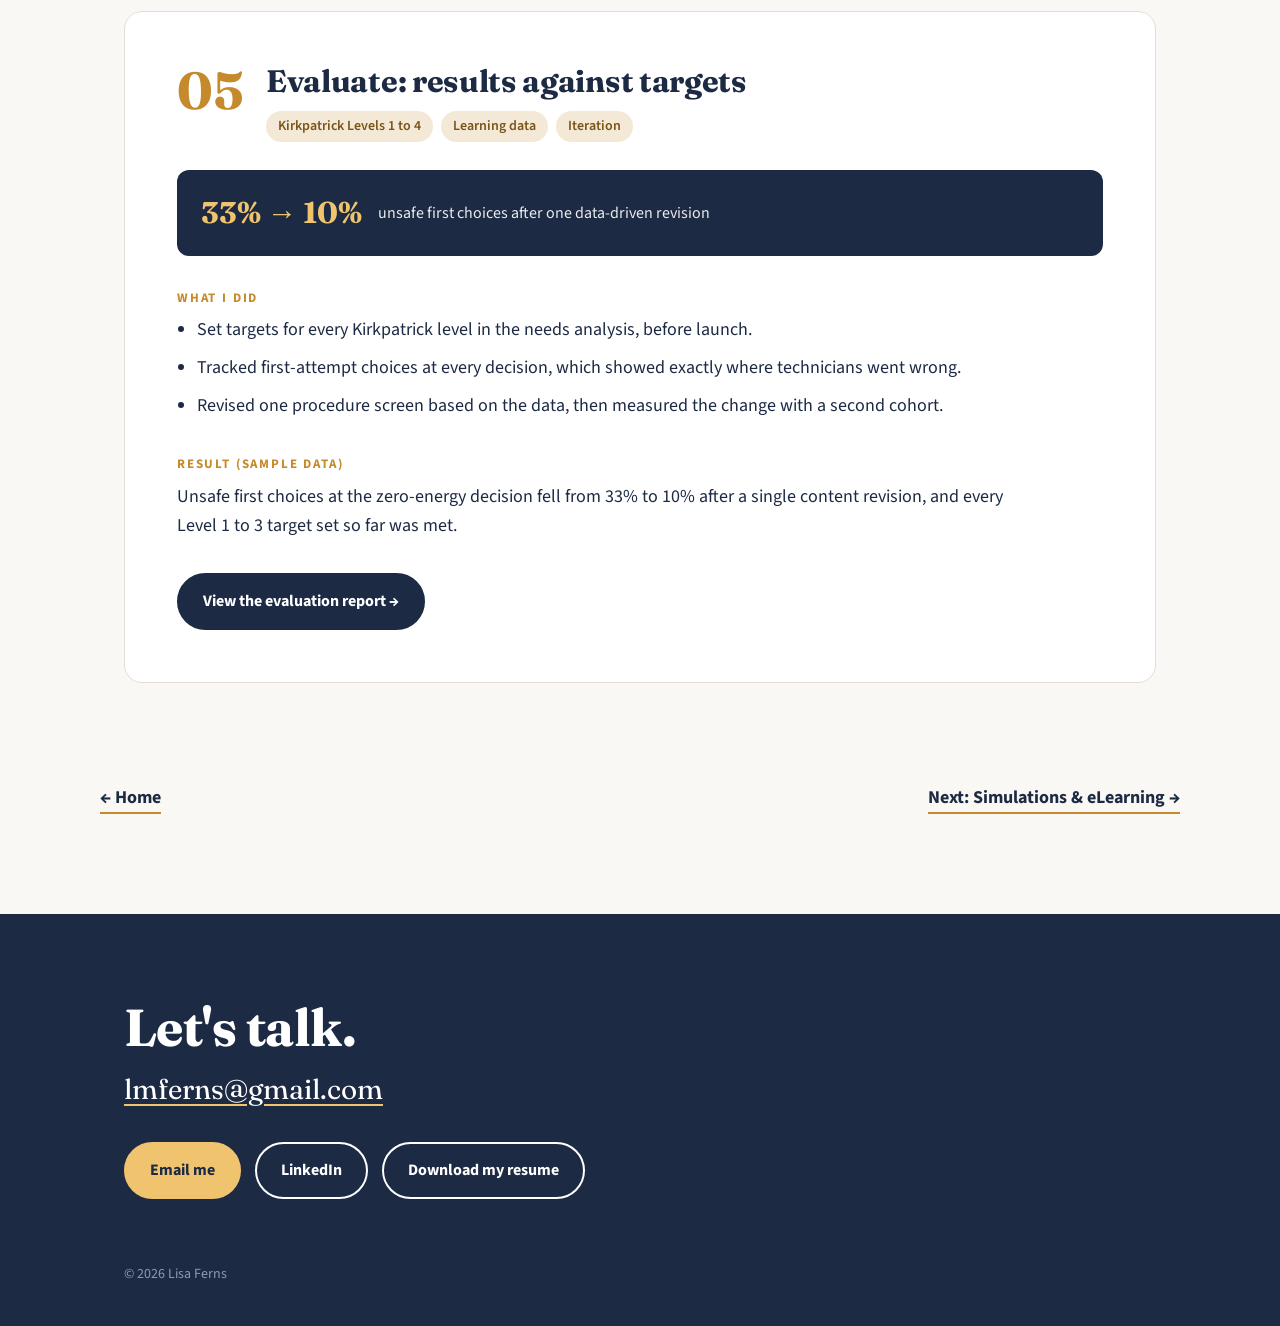
<file: critical-decisions.html>
<!doctype html>
<html lang="en">
<head>
<meta charset="utf-8">
<meta name="viewport" content="width=device-width, initial-scale=1">
<title>Critical Decisions: Medical Equipment Service | Lisa Ferns</title>
<meta name="description" content="A complete instructional design project for a fictional client: needs analysis, design, a branching Storyline scenario, a job aid and an evaluation report.">
<meta property="og:title" content="Critical Decisions: Medical Equipment Service | Lisa Ferns">
<meta property="og:description" content="A complete instructional design project for a fictional client: needs analysis, design, a branching Storyline scenario, a job aid and an evaluation report.">
<meta property="og:image" content="https://lmferns.github.io/images/headshot.jpg">
<meta property="og:url" content="https://lmferns.github.io/critical-decisions.html">
<meta property="og:type" content="website">
<meta name="twitter:card" content="summary">
<link rel="preconnect" href="https://fonts.googleapis.com">
<link rel="preconnect" href="https://fonts.gstatic.com" crossorigin>
<link href="https://fonts.googleapis.com/css2?family=Fraunces:opsz,wght@9..144,500;9..144,700&family=Source+Sans+3:wght@400;600;700&display=swap" rel="stylesheet">
<link rel="stylesheet" href="styles.css">
</head>
<body>
<a class="skip" href="#main">Skip to content</a>
<header class="nav"><div class="wrap">
<a class="brand" href="index.html">Lisa Ferns<span>.</span></a>
<nav aria-label="Main"><a href="ai.html">AI-Enabled Design</a><a href="simulations.html">Simulations</a><a href="process.html">Design Process</a><a href="media.html">Media &amp; Visuals</a><a href="#contact">Contact</a></nav>
</div></header>
<main id="main"><section class="page-hero"><div class="wrap"><p class="eyebrow">Featured project</p><h1>Critical Decisions: Medical Equipment Service</h1><p class="lede">A complete project for a fictional client, from needs analysis to evaluation. At its center is a branching Storyline scenario in which every safety decision plays out with a realistic consequence.</p></div></section><section class="block"><div class="wrap">
<p class="note" style="margin:-12px 0 32px">Corvalle Imaging Services and everyone in this project are fictional. The scenario, data and materials were created as a portfolio sample.</p>
<div class="cd-steps">
  <a href="#analyze"><b>01</b>Analyze</a><a href="#design"><b>02</b>Design</a><a href="#build"><b>03</b>Build</a><a href="#support"><b>04</b>Support</a><a href="#evaluate"><b>05</b>Evaluate</a>
</div>
<article class="project" id="analyze"><div class="p-top"><div class="p-num">01</div><div><h3>Analyze: needs analysis and action map</h3>
<ul class="tags"><li>Needs analysis</li><li>Action mapping</li><li>Root cause</li></ul></div></div>
<div class="story">
<div><h4>The problem</h4><p>Technicians at a field service company passed their annual safety course, yet near-miss reports showed console shutdowns used in place of lockout, E-stop circuits jumpered between visits, and repeat calls after fuses were replaced without a root cause.</p></div>
<div><h4>What I did</h4><ul><li>Set a measurable business goal: 30% fewer near-misses and repeat calls tied to energy control within 12 months.</li><li>Sorted five causes into knowledge, skill, environment and course design, and identified the two that training cannot fix.</li><li>Built an action map linking each on-the-job behavior to a practice decision and the minimum information needed to make it.</li><li>Recommended non-training fixes alongside the course: a site manager briefing and a standard lockout kit checklist.</li></ul></div>
</div>
<a class="btn solid" href="files/Needs%20Analysis%20and%20Action%20Map.pdf" target="_blank" rel="noopener">Download the needs analysis (PDF) &rarr;</a>
<div class="shots "><figure><a href="images/cd-actionmap.jpg" target="_blank" rel="noopener"><img src="images/cd-actionmap.jpg" alt="Action map linking the business goal to four on-the-job actions, practice decisions and minimum information" loading="lazy"></a><figcaption>The action map: goal, actions, practice, information.</figcaption></figure></div>
</article><article class="project" id="design"><div class="p-top"><div class="p-num">02</div><div><h3>Design: objectives, flow and storyboard</h3>
<ul class="tags"><li>Merrill&#x27;s First Principles</li><li>Gagné&#x27;s Nine Events</li><li>Storyboarding</li></ul></div></div>
<div class="story">
<div><h4>What I did</h4><ul><li>Wrote every objective at Apply or Analyze, so each one becomes a decision rather than a recall question.</li><li>Nested Merrill&#x27;s First Principles inside Gagné&#x27;s Nine Events, so each screen starts from a real task.</li><li>Designed three choices per decision: one best, one costly, and one unsafe that plays out its consequence before the learner retries.</li><li>Storyboarded every screen as a PowerPoint for direct Storyline import, with narration, triggers, variables, alt text and AI image prompts in the notes.</li></ul></div>
</div>
<a class="btn solid" href="files/Critical%20Decisions%20Storyline%20Storyboard.pdf" target="_blank" rel="noopener">Download the storyboard (PDF) &rarr;</a>
<div class="shots three"><figure><a href="images/cd-storyboard-decision.jpg" target="_blank" rel="noopener"><img src="images/cd-storyboard-decision.jpg" alt="Storyboard slide for decision 1 showing three color-coded learner choices and their trigger logic" loading="lazy"></a><figcaption>A decision slide: choices and trigger logic.</figcaption></figure><figure><a href="images/cd-storyboard-consequence.jpg" target="_blank" rel="noopener"><img src="images/cd-storyboard-consequence.jpg" alt="Storyboard slide for an unsafe consequence with its score impact, procedure note and navigation" loading="lazy"></a><figcaption>An unsafe consequence and its score impact.</figcaption></figure><figure><a href="images/cd-storyboard-map.jpg" target="_blank" rel="noopener"><img src="images/cd-storyboard-map.jpg" alt="Storyboard slide listing every branch path for all three decisions" loading="lazy"></a><figcaption>The full branch logic for the build.</figcaption></figure></div>
</article><article class="project" id="build"><div class="p-top"><div class="p-num">03</div><div><h3>Build: Module 1 branching scenario</h3>
<ul class="tags"><li>Articulate Storyline 360</li><li>Variables</li><li>Text-to-speech</li><li>AI images</li></ul></div></div>
<div class="stat"><strong>3 decisions</strong><span>each with a best, a costly and an unsafe path</span></div>
<div class="story">
<div><h4>What I built</h4><ul><li>A branching scenario on a CT scanner that keeps shutting off, with three decisions on lockout, zero-energy verification and an open E-stop chain.</li><li>Personalization: learners enter their name at the start, and the scenario addresses them by it.</li><li>Safety, Trust and Time meters driven by variables, with an explanation of what each score means and why it changed.</li><li>Feedback layers that play out the consequence of an unsafe choice before the learner retries.</li><li>Clinical, directive narration generated with text-to-speech and closed captions, and scenes created with Storyline&#x27;s AI image generator.</li></ul></div>
</div>
<div class="shots"><figure><video controls preload="none" poster="images/cd-highlight-poster.jpg"><source src="video/cd-highlight.mp4" type="video/mp4">Your browser does not support video.</video><figcaption>Highlights (80 seconds): an unsafe choice plays out, then personalized results. Narration on.</figcaption></figure></div>
<div class="shots"><figure><a href="images/cd-branching-map.svg" target="_blank" rel="noopener"><img src="images/cd-branching-map.svg" alt="Branching map: three decisions, each with a correct path forward, an unsafe choice that costs Safety and loops back, and at decisions 1 and 3 a costly choice that costs Trust and Time but continues" loading="lazy"></a><figcaption>Branching map: every choice changes Safety, Trust or Time.</figcaption></figure></div>
<div class="shots"><figure><video controls preload="none" poster="images/cd-walkthrough-poster.jpg"><source src="video/cd-walkthrough.mp4" type="video/mp4">Your browser does not support video.</video><figcaption>Full walkthrough (5 minutes). The notes panel shows text that matches the narration for ESL learners. The course is titled Imaging Systems: Service Safety Scenario in the build.</figcaption></figure></div></article><article class="project" id="support"><div class="p-top"><div class="p-num">04</div><div><h3>Support: job aid</h3>
<ul class="tags"><li>Performance support</li><li>Visual design</li></ul></div></div>
<div class="story">
<div><h4>What I did</h4><p>Designed a one-page job aid that matches the course exactly: the five lockout steps, the troubleshooting order for a repeated shutdown, a never list, escalation triggers and the return-to-service checklist. It is built to live in every service van and on every tablet.</p></div>
</div>
<a class="btn solid" href="files/Job%20Aid%20-%20Energy%20Control%20and%20Interlock%20Checks.pdf" target="_blank" rel="noopener">Download the job aid (PDF) &rarr;</a>
<div class="shots narrow"><figure><a href="images/cd-jobaid.jpg" target="_blank" rel="noopener"><img src="images/cd-jobaid.jpg" alt="One-page job aid: energy control and interlock checks" loading="lazy"></a></figure></div>
</article><article class="project" id="evaluate"><div class="p-top"><div class="p-num">05</div><div><h3>Evaluate: results against targets</h3>
<ul class="tags"><li>Kirkpatrick Levels 1 to 4</li><li>Learning data</li><li>Iteration</li></ul></div></div>
<div class="stat"><strong>33% &rarr; 10%</strong><span>unsafe first choices after one data-driven revision</span></div>
<div class="story">
<div><h4>What I did</h4><ul><li>Set targets for every Kirkpatrick level in the needs analysis, before launch.</li><li>Tracked first-attempt choices at every decision, which showed exactly where technicians went wrong.</li><li>Revised one procedure screen based on the data, then measured the change with a second cohort.</li></ul></div>
<div><h4>Result (sample data)</h4><p>Unsafe first choices at the zero-energy decision fell from 33% to 10% after a single content revision, and every Level 1 to 3 target set so far was met.</p></div>
</div>
<a class="btn solid" href="evaluation.html" target="_blank" rel="noopener">View the evaluation report &rarr;</a>
</article></div></section><div class="wrap next"><a href="index.html">&larr; Home</a><a href="simulations.html">Next: Simulations &amp; eLearning &rarr;</a></div></main>
<section id="contact"><div class="wrap">
<h2>Let's talk.</h2>
<p class="email"><a href="mailto:lmferns@gmail.com">lmferns@gmail.com</a></p>
<div class="btns">
<a class="btn solid" href="mailto:lmferns@gmail.com">Email me</a>
<a class="btn ghost" href="https://www.linkedin.com/in/lisaferns/" target="_blank" rel="noopener">LinkedIn</a>
<a class="btn ghost" href="resume/Lisa-Ferns-Resume.pdf" target="_blank" rel="noopener">Download my resume</a>
</div>
<div class="foot">&copy; 2026 Lisa Ferns</div>
</div></section>
</body>
</html>
</file>
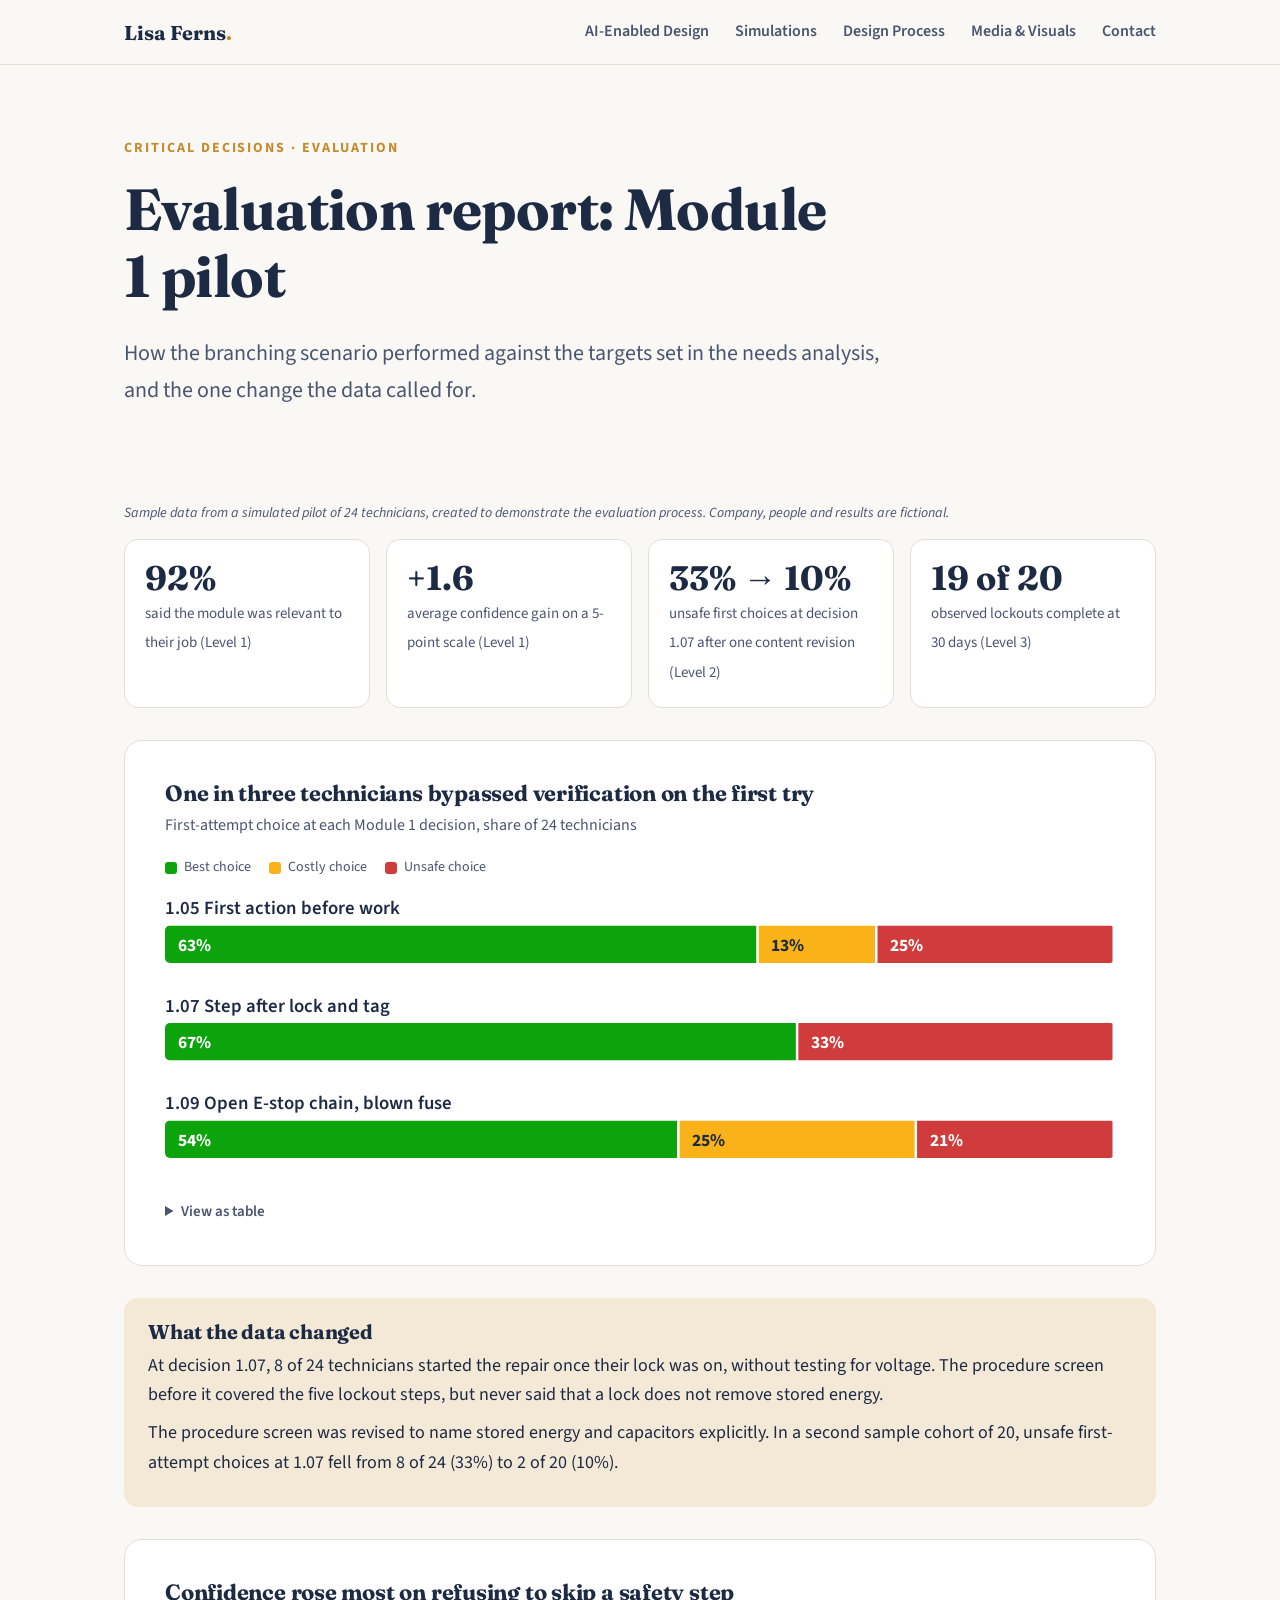
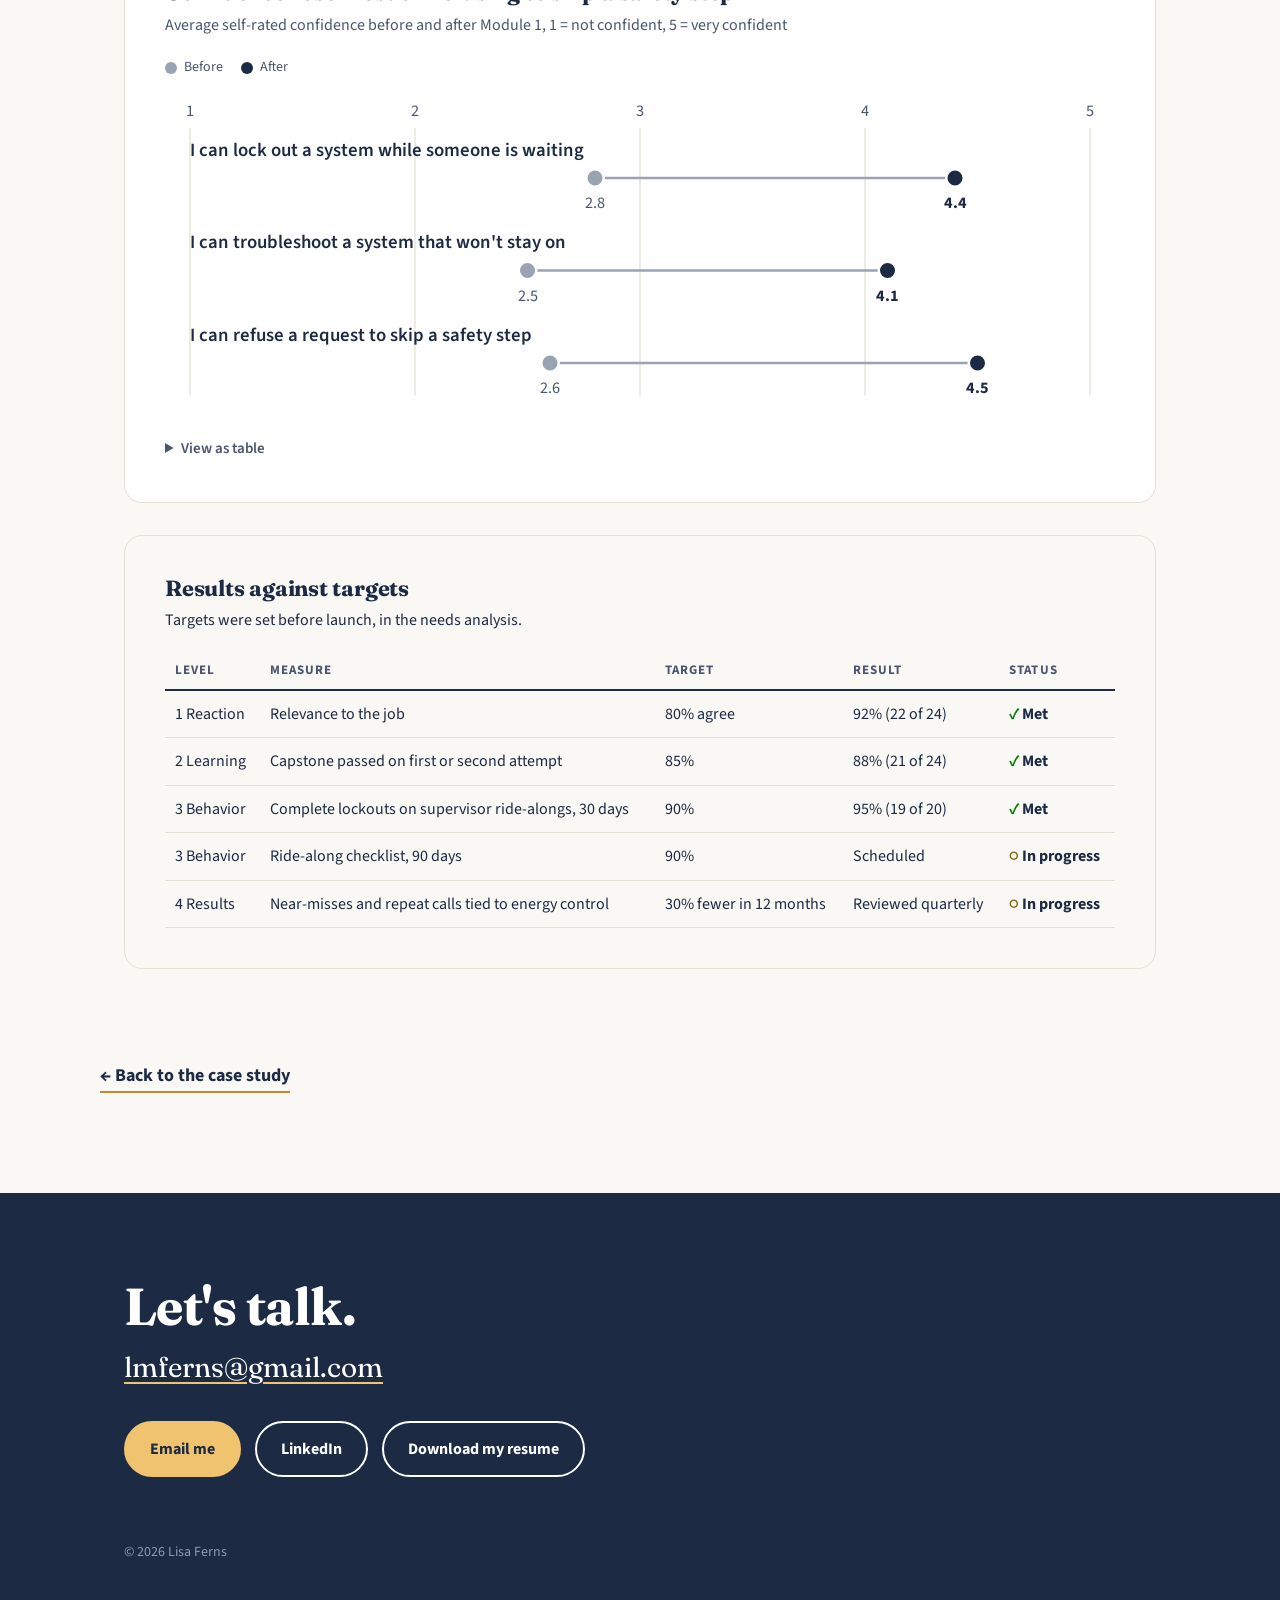
<file: evaluation.html>
<!doctype html>
<html lang="en">
<head>
<meta charset="utf-8">
<meta name="viewport" content="width=device-width, initial-scale=1">
<title>Evaluation Report: Critical Decisions Module 1 | Lisa Ferns</title>
<meta name="description" content="Kirkpatrick evaluation of a branching safety scenario, with sample pilot data.">
<meta property="og:title" content="Evaluation Report: Critical Decisions Module 1 | Lisa Ferns">
<meta property="og:description" content="Kirkpatrick evaluation of a branching safety scenario, with sample pilot data.">
<meta property="og:image" content="https://lmferns.github.io/images/headshot.jpg">
<meta property="og:url" content="https://lmferns.github.io/evaluation.html">
<meta property="og:type" content="website">
<meta name="twitter:card" content="summary">
<link rel="preconnect" href="https://fonts.googleapis.com">
<link rel="preconnect" href="https://fonts.gstatic.com" crossorigin>
<link href="https://fonts.googleapis.com/css2?family=Fraunces:opsz,wght@9..144,500;9..144,700&family=Source+Sans+3:wght@400;600;700&display=swap" rel="stylesheet">
<link rel="stylesheet" href="styles.css">
</head>
<body>
<a class="skip" href="#main">Skip to content</a>
<header class="nav"><div class="wrap">
<a class="brand" href="index.html">Lisa Ferns<span>.</span></a>
<nav aria-label="Main"><a href="ai.html">AI-Enabled Design</a><a href="simulations.html">Simulations</a><a href="process.html">Design Process</a><a href="media.html">Media &amp; Visuals</a><a href="#contact">Contact</a></nav>
</div></header>
<main id="main"><section class="page-hero"><div class="wrap"><p class="eyebrow">Critical Decisions · Evaluation</p><h1>Evaluation report: Module 1 pilot</h1><p class="lede">How the branching scenario performed against the targets set in the needs analysis, and the one change the data called for.</p></div></section><style>
  .viz-root { --surface-1:#ffffff; --text-primary:#1d2a44; --text-secondary:#4a5570; --grid:#e4dfd5; --good:#0ca30c; --warn:#fab219; --crit:#d03b3b; --before:#9aa3b2; --after:#1d2a44; }
  .viz-card { background:var(--surface-1); border:1px solid var(--line); border-radius:18px; padding:clamp(20px,4vw,40px); margin-bottom:32px; position:relative; }
  .viz-card h3 { font-size:22px; margin-bottom:6px; }
  .viz-card .sub { color:var(--text-secondary); margin:0 0 18px; font-size:16px; }
  .legend { display:flex; gap:18px; flex-wrap:wrap; margin:0 0 14px; font-size:14px; color:var(--text-secondary); }
  .legend span { display:inline-flex; align-items:center; gap:7px; }
  .legend i { width:12px; height:12px; border-radius:3px; display:inline-block; }
  .legend i.dot { border-radius:50%; }
  .viz svg { width:100%; height:auto; display:block; overflow:visible; }
  .viz text { font-family:"Source Sans 3",system-ui,sans-serif; }
  .tip { position:absolute; pointer-events:none; background:#1d2a44; color:#fff; font-size:13px; line-height:1.4; padding:8px 10px; border-radius:8px; opacity:0; transition:opacity .1s; max-width:240px; z-index:5; }
  details.tbl { margin-top:14px; font-size:15px; }
  details.tbl summary { cursor:pointer; color:var(--text-secondary); font-weight:600; }
  details.tbl table { border-collapse:collapse; margin-top:10px; width:100%; }
  details.tbl th, details.tbl td { text-align:left; padding:6px 10px; border-bottom:1px solid var(--line); }
  .kpis { display:grid; grid-template-columns:repeat(4,1fr); gap:16px; margin-bottom:32px; }
  .kpi { background:var(--card); border:1px solid var(--line); border-radius:14px; padding:20px; }
  .kpi b { display:block; font-family:Fraunces,Georgia,serif; font-size:34px; line-height:1.1; color:var(--ink); }
  .kpi span { font-size:15px; color:var(--ink-soft); }
  .kirk { width:100%; border-collapse:collapse; font-size:16px; }
  .kirk th { text-align:left; font-size:13px; letter-spacing:.08em; text-transform:uppercase; color:var(--ink-soft); border-bottom:2px solid var(--ink); padding:8px 10px; }
  .kirk td { padding:10px; border-bottom:1px solid var(--line); vertical-align:top; }
  .status { font-weight:700; white-space:nowrap; }
  .status.met::before { content:"\2713  "; color:#0a7d0a; }
  .status.prog::before { content:"\25CB  "; color:#8a5a10; }
  .callout { background:var(--accent-soft); border-radius:14px; padding:22px 24px; margin-bottom:32px; }
  .callout h3 { font-size:20px; margin-bottom:8px; }
  .callout p { margin:0 0 8px; }
  .sample-note { font-size:14px; color:var(--ink-soft); font-style:italic; }
  @media (max-width:760px) { .kpis { grid-template-columns:1fr 1fr; } }
  @media print { header.nav, #contact, .next, .tip, details.tbl { display:none !important; } body { background:#fff; } .viz-card, .kpi { break-inside:avoid; } }
</style>

<section class="block"><div class="wrap">
  <p class="sample-note">Sample data from a simulated pilot of 24 technicians, created to demonstrate the evaluation process. Company, people and results are fictional.</p>

  <div class="kpis">
    <div class="kpi"><b>92%</b><span>said the module was relevant to their job (Level 1)</span></div>
    <div class="kpi"><b>+1.6</b><span>average confidence gain on a 5-point scale (Level 1)</span></div>
    <div class="kpi"><b>33% &rarr; 10%</b><span>unsafe first choices at decision 1.07 after one content revision (Level 2)</span></div>
    <div class="kpi"><b>19 of 20</b><span>observed lockouts complete at 30 days (Level 3)</span></div>
  </div>

  <div class="viz-card viz-root" id="card-choices">
    <h3>One in three technicians bypassed verification on the first try</h3>
    <p class="sub">First-attempt choice at each Module 1 decision, share of 24 technicians</p>
    <div class="legend"><span><i style="background:var(--good)"></i>Best choice</span><span><i style="background:var(--warn)"></i>Costly choice</span><span><i style="background:var(--crit)"></i>Unsafe choice</span></div>
    <div class="viz" id="chart-choices"></div>
    <div class="tip"></div>
    <details class="tbl"><summary>View as table</summary>
      <table><thead><tr><th>Decision</th><th>Best</th><th>Costly</th><th>Unsafe</th></tr></thead>
      <tbody><tr><td>1.05 First action before work</td><td>15</td><td>3</td><td>6</td></tr><tr><td>1.07 Step after lock and tag</td><td>16</td><td>0</td><td>8</td></tr><tr><td>1.09 Open E-stop chain, blown fuse</td><td>13</td><td>6</td><td>5</td></tr></tbody></table>
    </details>
  </div>

  <div class="callout">
    <h3>What the data changed</h3>
    <p>At decision 1.07, 8 of 24 technicians started the repair once their lock was on, without testing for voltage. The procedure screen before it covered the five lockout steps, but never said that a lock does not remove stored energy.</p>
    <p>The procedure screen was revised to name stored energy and capacitors explicitly. In a second sample cohort of 20, unsafe first-attempt choices at 1.07 fell from 8 of 24 (33%) to 2 of 20 (10%).</p>
  </div>

  <div class="viz-card viz-root" id="card-conf">
    <h3>Confidence rose most on refusing to skip a safety step</h3>
    <p class="sub">Average self-rated confidence before and after Module 1, 1 = not confident, 5 = very confident</p>
    <div class="legend"><span><i class="dot" style="background:var(--before)"></i>Before</span><span><i class="dot" style="background:var(--after)"></i>After</span></div>
    <div class="viz" id="chart-conf"></div>
    <div class="tip"></div>
    <details class="tbl"><summary>View as table</summary>
      <table><thead><tr><th>Statement</th><th>Before</th><th>After</th></tr></thead>
      <tbody><tr><td>I can lock out a system while someone is waiting</td><td>2.8</td><td>4.4</td></tr><tr><td>I can troubleshoot a system that won't stay on</td><td>2.5</td><td>4.1</td></tr><tr><td>I can refuse a request to skip a safety step</td><td>2.6</td><td>4.5</td></tr></tbody></table>
    </details>
  </div>

  <div class="viz-card">
    <h3>Results against targets</h3>
    <p class="sub">Targets were set before launch, in the needs analysis.</p>
    <div class="kirk-wrap" style="overflow-x:auto"><table class="kirk">
      <thead><tr><th>Level</th><th>Measure</th><th>Target</th><th>Result</th><th>Status</th></tr></thead>
      <tbody>
        <tr><td>1 Reaction</td><td>Relevance to the job</td><td>80% agree</td><td>92% (22 of 24)</td><td class="status met">Met</td></tr>
        <tr><td>2 Learning</td><td>Capstone passed on first or second attempt</td><td>85%</td><td>88% (21 of 24)</td><td class="status met">Met</td></tr>
        <tr><td>3 Behavior</td><td>Complete lockouts on supervisor ride-alongs, 30 days</td><td>90%</td><td>95% (19 of 20)</td><td class="status met">Met</td></tr>
        <tr><td>3 Behavior</td><td>Ride-along checklist, 90 days</td><td>90%</td><td>Scheduled</td><td class="status prog">In progress</td></tr>
        <tr><td>4 Results</td><td>Near-misses and repeat calls tied to energy control</td><td>30% fewer in 12 months</td><td>Reviewed quarterly</td><td class="status prog">In progress</td></tr>
      </tbody>
    </table></div>
  </div>
</div></section>

<script>
(function(){
  const NS='http://www.w3.org/2000/svg';
  const el=(t,a)=>{const e=document.createElementNS(NS,t);for(const k in a)e.setAttribute(k,a[k]);return e;};
  function tipFor(card){
    const tip=card.querySelector('.tip');
    return {show(html,evt){tip.innerHTML=html;tip.style.opacity=1;const r=card.getBoundingClientRect();let x=evt.clientX-r.left+14,y=evt.clientY-r.top-10;if(x+250>r.width)x=evt.clientX-r.left-250;tip.style.left=x+'px';tip.style.top=y+'px';},hide(){tip.style.opacity=0;}};
  }
  // Chart 1: 100% stacked bars
  const rows=[{label:'1.05 First action before work',best:15,costly:3,unsafe:6},{label:'1.07 Step after lock and tag',best:16,costly:0,unsafe:8},{label:'1.09 Open E-stop chain, blown fuse',best:13,costly:6,unsafe:5}];
  const segs=[['best','Best choice','var(--good)','#fff'],['costly','Costly choice','var(--warn)','#1d2a44'],['unsafe','Unsafe choice','var(--crit)','#fff']];
  const c1=document.getElementById('chart-choices'),card1=document.getElementById('card-choices'),t1=tipFor(card1);
  const W=760,L=0,R=760,barH=30,rowH=78;
  const svg=el('svg',{viewBox:`0 0 ${W} ${rows.length*rowH}`,role:'img','aria-label':'Stacked bars of first-attempt choices for three decisions'});
  rows.forEach((r,i)=>{
    const n=r.best+r.costly+r.unsafe, y=i*rowH+26;
    const lab=el('text',{x:0,y:y-9,'font-size':15,'font-weight':600,fill:'var(--text-primary)'});lab.textContent=r.label;svg.appendChild(lab);
    const clip=el('clipPath',{id:'clip'+i});clip.appendChild(el('rect',{x:L,y:y,width:R-L,height:barH,rx:4}));svg.appendChild(clip);
    const g=el('g',{'clip-path':`url(#clip${i})`});svg.appendChild(g);
    let x=L;
    segs.forEach(([k,name,col,ink])=>{
      const v=r[k]; if(!v)return;
      const w=(R-L)*v/n, pct=Math.round(v/n*100);
      const rect=el('rect',{x:x,y:y,width:Math.max(0,w-2),height:barH,fill:col});
      g.appendChild(rect);
      if(w>44){const t=el('text',{x:x+10,y:y+barH/2+5,'font-size':14,'font-weight':700,fill:ink});t.textContent=pct+'%';svg.appendChild(t);}
      const hit=el('rect',{x:x,y:y-6,width:w,height:barH+12,fill:'transparent'});
      hit.addEventListener('mousemove',e=>t1.show(`<b>${name}</b><br>${r.label}<br>${v} of ${n} technicians (${pct}%)`,e));
      hit.addEventListener('mouseleave',t1.hide);
      svg.appendChild(hit);
      x+=w;
    });
  });
  c1.appendChild(svg);

  // Chart 2: dumbbell
  const items=[{label:'I can lock out a system while someone is waiting',b:2.8,a:4.4},{label:"I can troubleshoot a system that won't stay on",b:2.5,a:4.1},{label:'I can refuse a request to skip a safety step',b:2.6,a:4.5}];
  const c2=document.getElementById('chart-conf'),card2=document.getElementById('card-conf'),t2=tipFor(card2);
  const W2=760,x0=20,x1=740,rh=74,top=34;
  const X=v=>x0+(v-1)/4*(x1-x0);
  const s2=el('svg',{viewBox:`0 0 ${W2} ${top+items.length*rh+8}`,role:'img','aria-label':'Confidence before and after for three statements'});
  [1,2,3,4,5].forEach(v=>{s2.appendChild(el('line',{x1:X(v),x2:X(v),y1:top-6,y2:top+items.length*rh-14,stroke:'var(--grid)','stroke-width':1}));const t=el('text',{x:X(v),y:18,'text-anchor':'middle','font-size':13,fill:'var(--text-secondary)'});t.textContent=v;s2.appendChild(t);});
  items.forEach((it,i)=>{
    const y=top+i*rh+34;
    const lab=el('text',{x:x0,y:y-18,'font-size':15,'font-weight':600,fill:'var(--text-primary)'});lab.textContent=it.label;s2.appendChild(lab);
    s2.appendChild(el('line',{x1:X(it.b),x2:X(it.a),y1:y,y2:y,stroke:'var(--before)','stroke-width':2}));
    [[it.b,'var(--before)','Before'],[it.a,'var(--after)','After']].forEach(([v,col,nm])=>{
      const c=el('circle',{cx:X(v),cy:y,r:7,fill:col,stroke:'var(--surface-1)','stroke-width':2});s2.appendChild(c);
      const t=el('text',{x:X(v),y:y+24,'text-anchor':'middle','font-size':13,'font-weight':nm==='After'?700:400,fill:nm==='After'?'var(--text-primary)':'var(--text-secondary)'});t.textContent=v.toFixed(1);s2.appendChild(t);
      const hit=el('circle',{cx:X(v),cy:y,r:16,fill:'transparent'});
      hit.addEventListener('mousemove',e=>t2.show(`<b>${nm}: ${v.toFixed(1)}</b><br>${it.label}`,e));hit.addEventListener('mouseleave',t2.hide);s2.appendChild(hit);
    });
  });
  c2.appendChild(s2);
})();
</script>
<div class="wrap next"><a href="critical-decisions.html">&larr; Back to the case study</a></div></main>
<section id="contact"><div class="wrap">
<h2>Let's talk.</h2>
<p class="email"><a href="mailto:lmferns@gmail.com">lmferns@gmail.com</a></p>
<div class="btns">
<a class="btn solid" href="mailto:lmferns@gmail.com">Email me</a>
<a class="btn ghost" href="https://www.linkedin.com/in/lisaferns/" target="_blank" rel="noopener">LinkedIn</a>
<a class="btn ghost" href="resume/Lisa-Ferns-Resume.pdf" target="_blank" rel="noopener">Download my resume</a>
</div>
<div class="foot">&copy; 2026 Lisa Ferns</div>
</div></section>
</body>
</html>
</file>
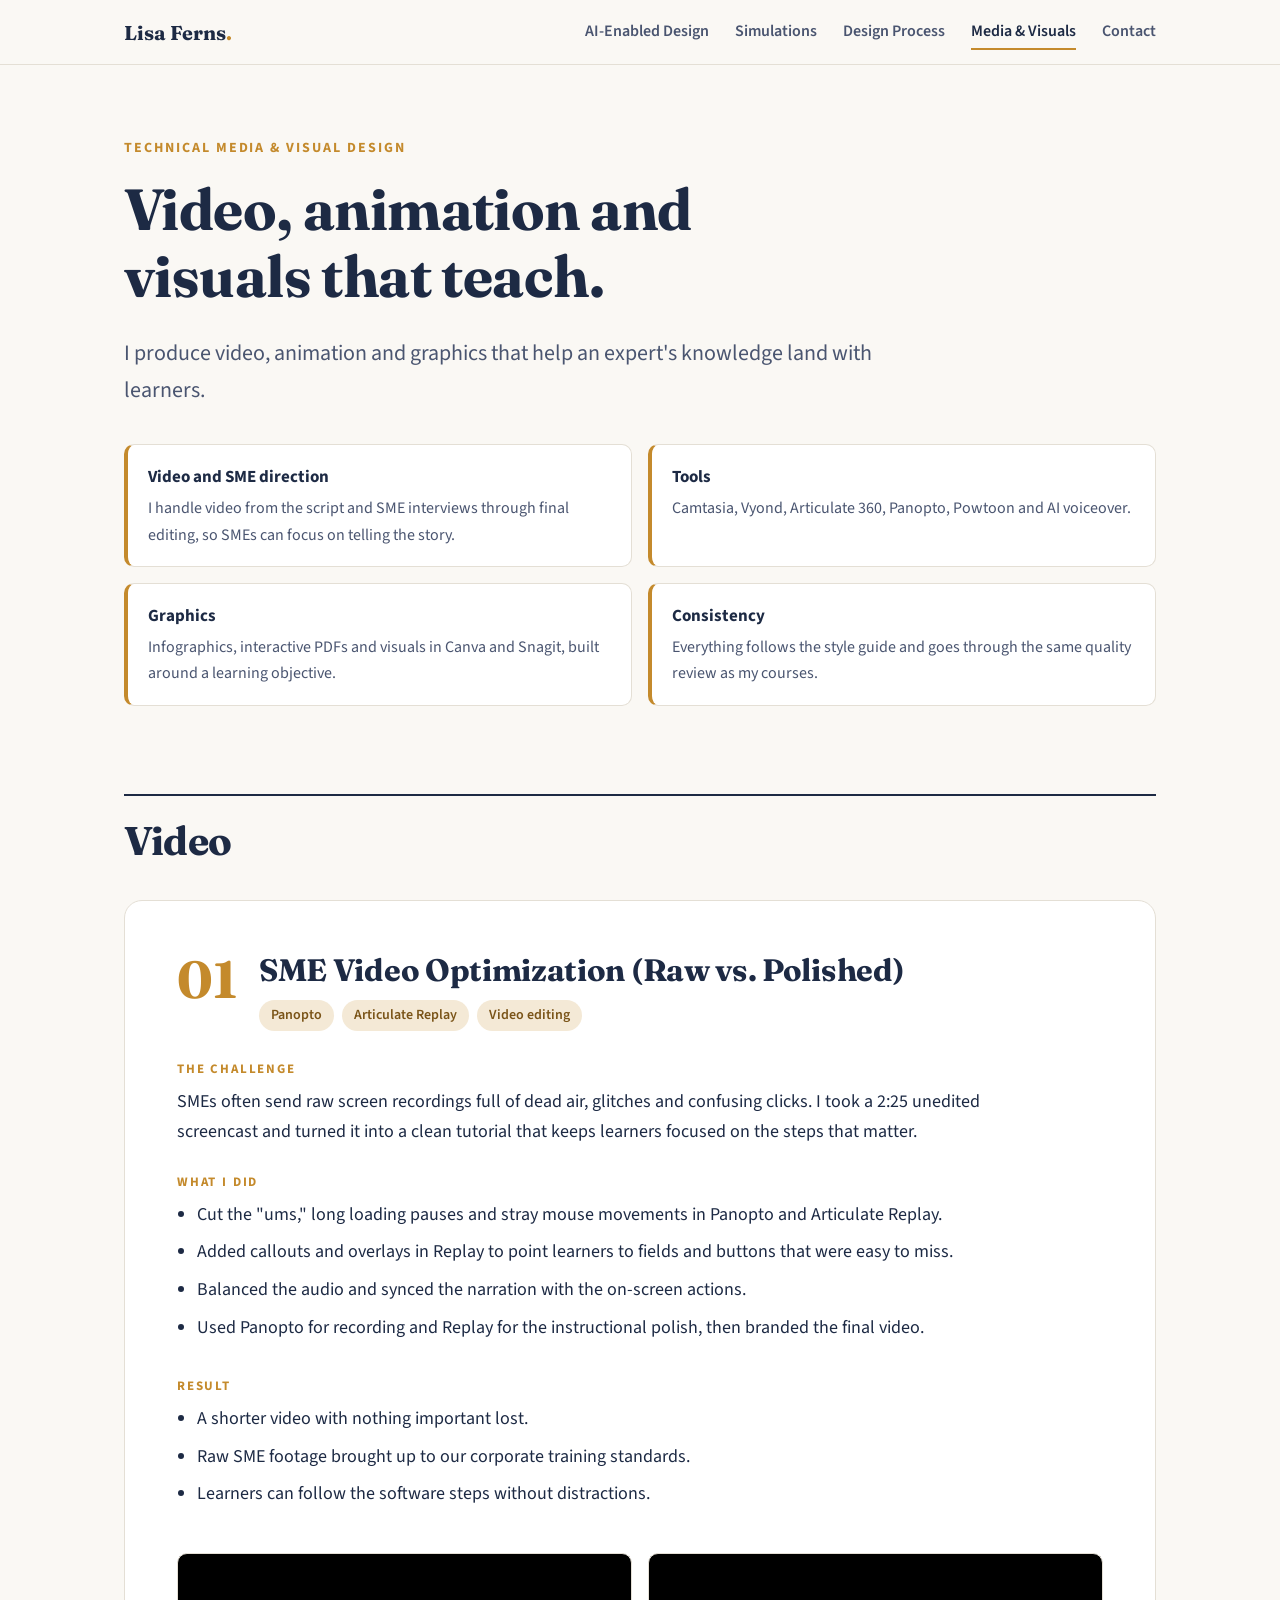
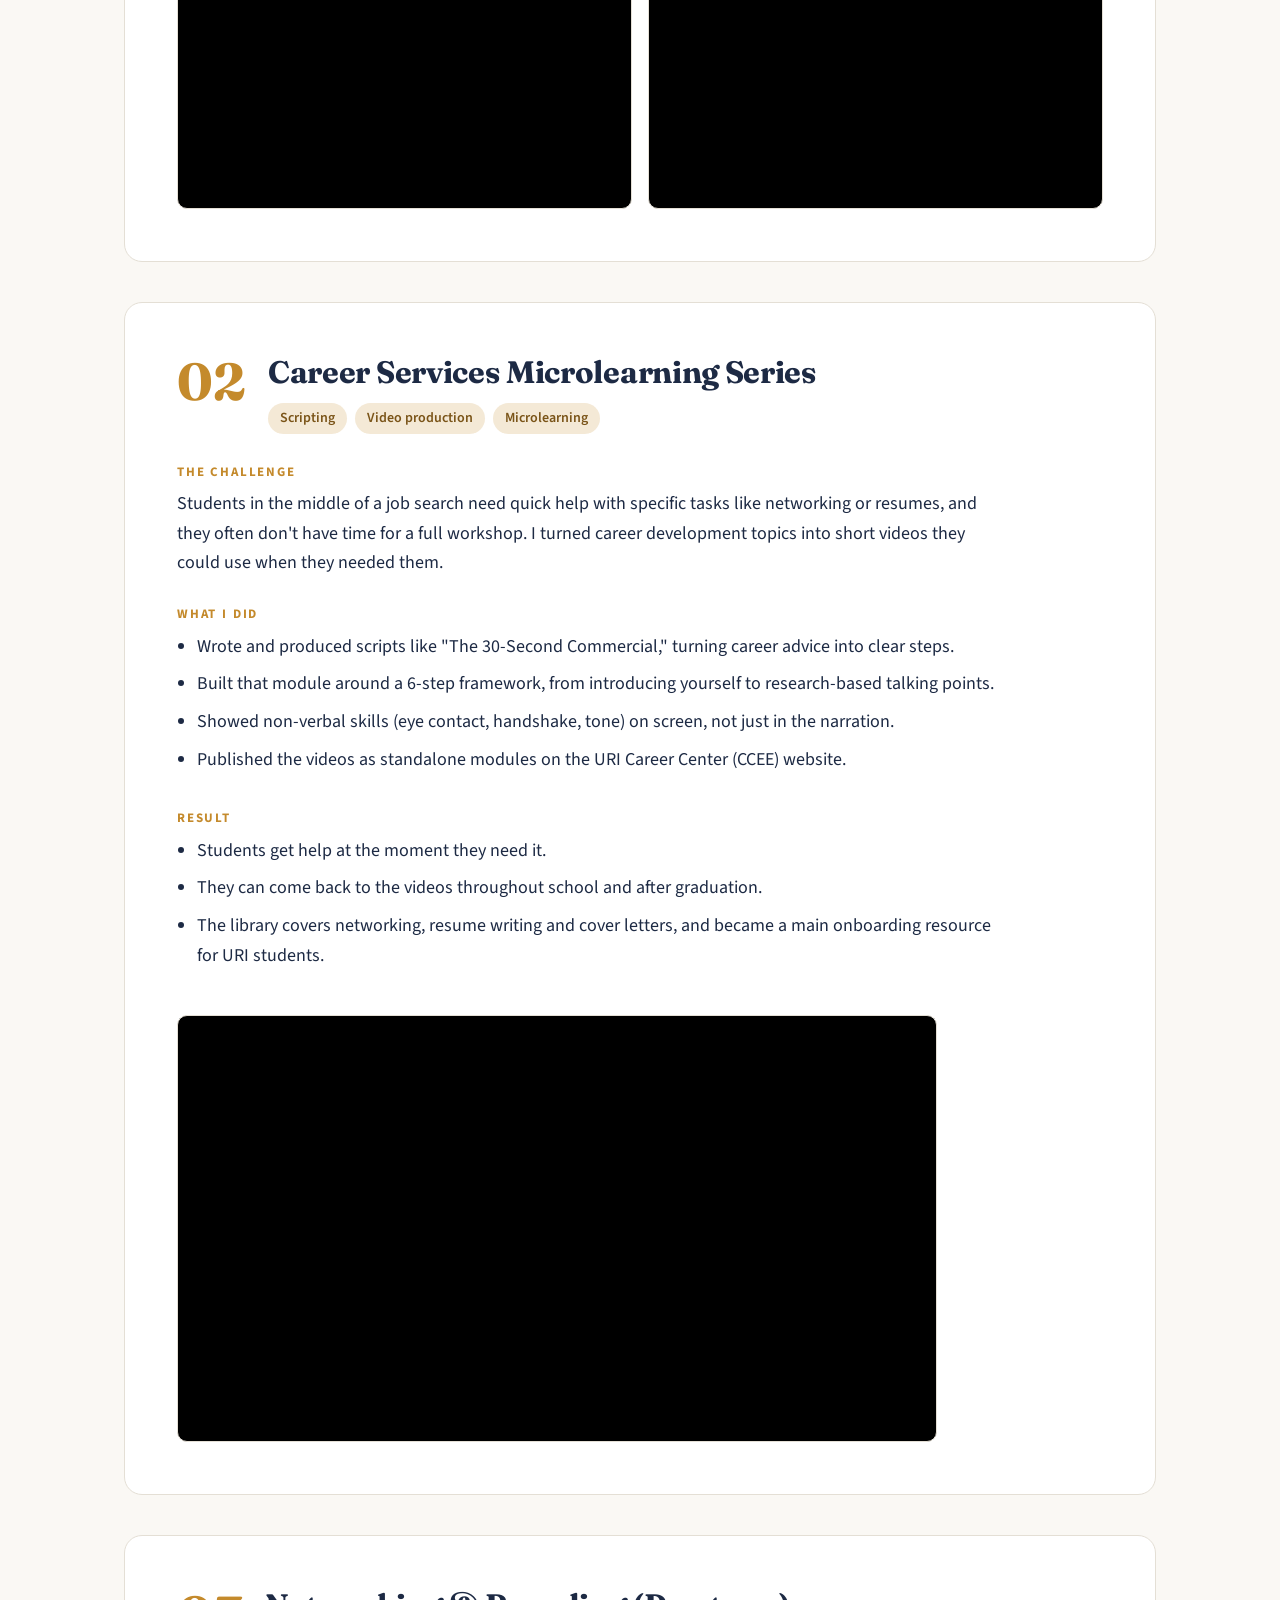
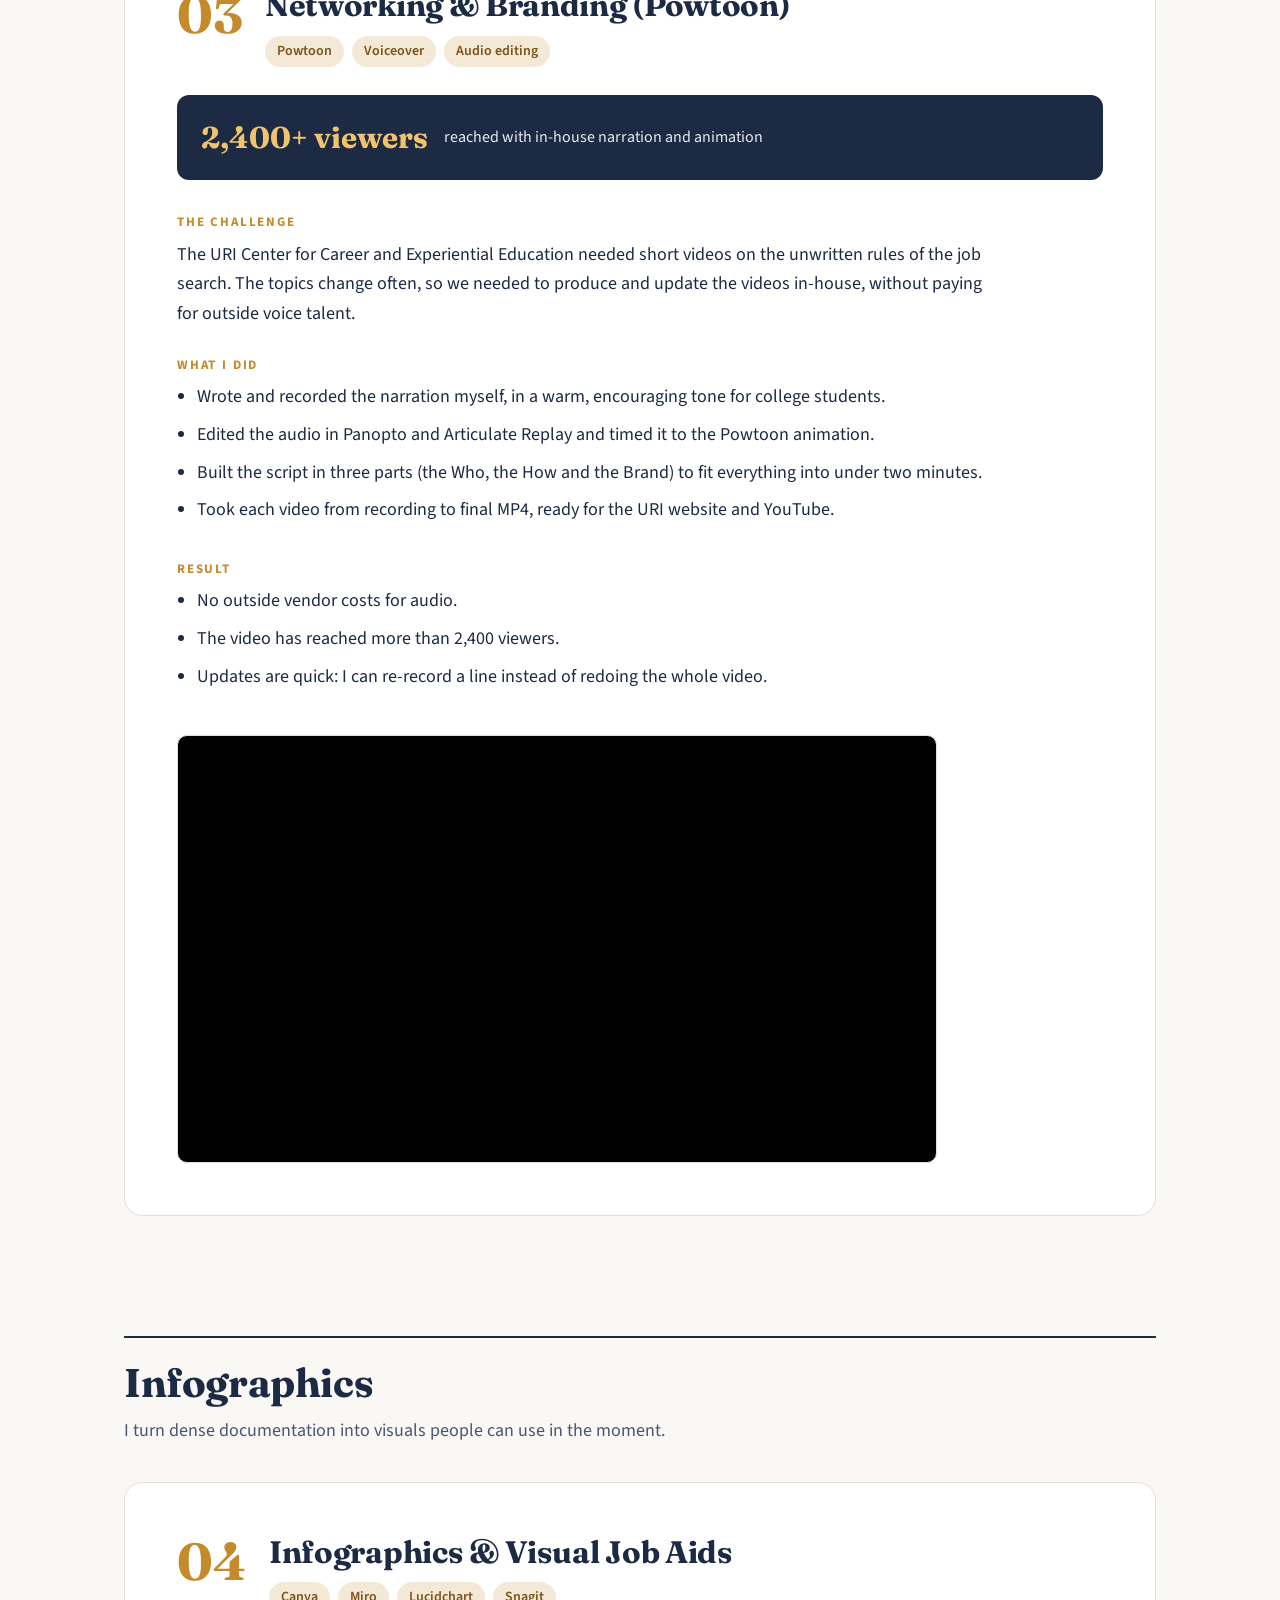
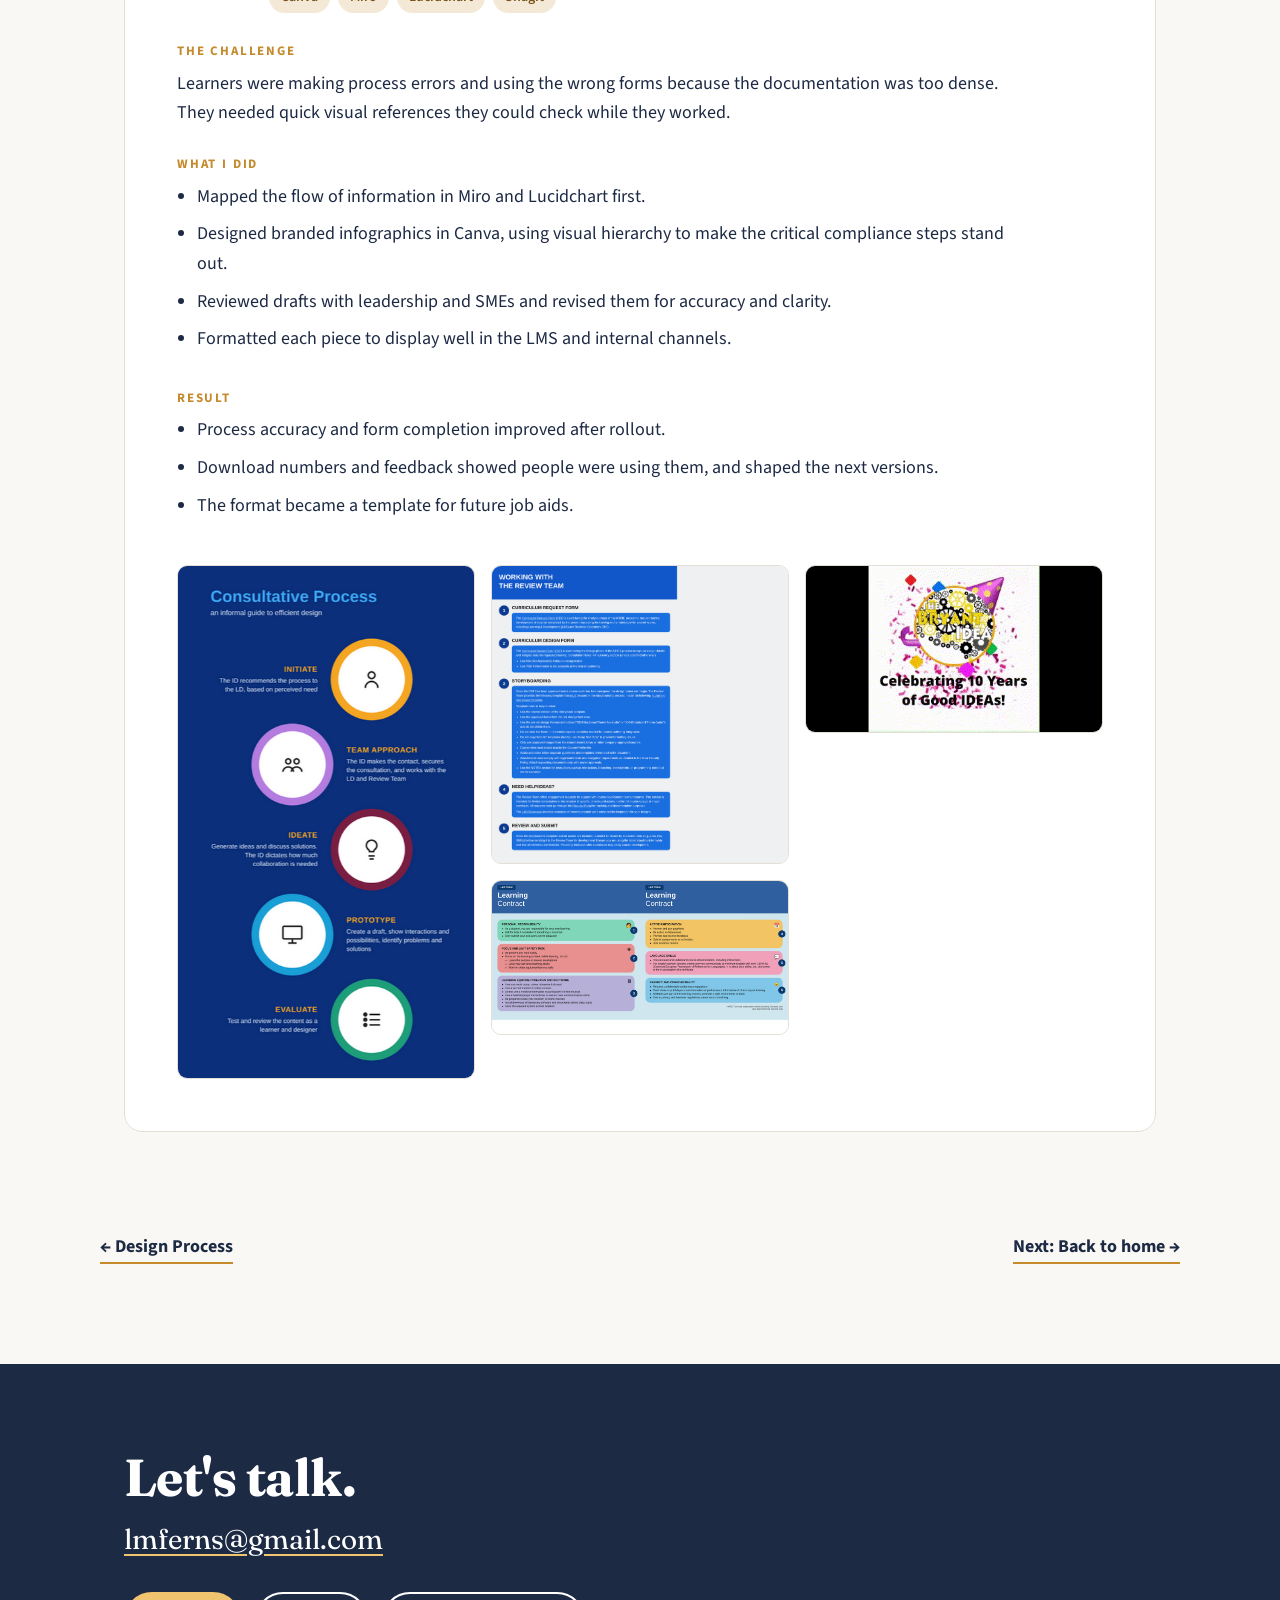
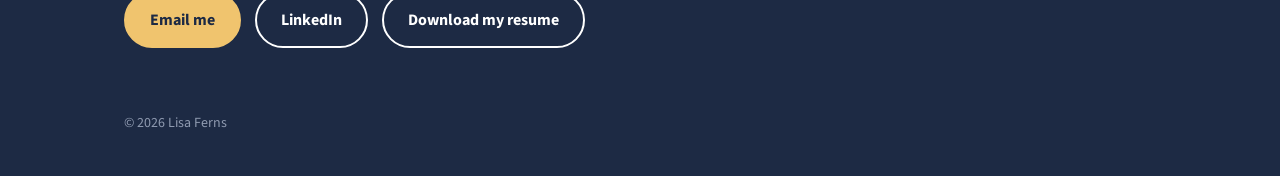
<file: media.html>
<!doctype html>
<html lang="en">
<head>
<meta charset="utf-8">
<meta name="viewport" content="width=device-width, initial-scale=1">
<title>Technical Media &amp; Visual Design | Lisa Ferns</title>
<meta name="description" content="SME video editing, microlearning video, Powtoon animation and infographics.">
<meta property="og:title" content="Technical Media &amp; Visual Design | Lisa Ferns">
<meta property="og:description" content="SME video editing, microlearning video, Powtoon animation and infographics.">
<meta property="og:image" content="https://lmferns.github.io/images/headshot.jpg">
<meta property="og:url" content="https://lmferns.github.io/media.html">
<meta property="og:type" content="website">
<meta name="twitter:card" content="summary">
<link rel="preconnect" href="https://fonts.googleapis.com">
<link rel="preconnect" href="https://fonts.gstatic.com" crossorigin>
<link href="https://fonts.googleapis.com/css2?family=Fraunces:opsz,wght@9..144,500;9..144,700&family=Source+Sans+3:wght@400;600;700&display=swap" rel="stylesheet">
<link rel="stylesheet" href="styles.css">
</head>
<body>
<a class="skip" href="#main">Skip to content</a>
<header class="nav"><div class="wrap">
<a class="brand" href="index.html">Lisa Ferns<span>.</span></a>
<nav aria-label="Main"><a href="ai.html">AI-Enabled Design</a><a href="simulations.html">Simulations</a><a href="process.html">Design Process</a><a href="media.html" aria-current="page">Media &amp; Visuals</a><a href="#contact">Contact</a></nav>
</div></header>
<main id="main"><section class="page-hero"><div class="wrap"><p class="eyebrow">Technical Media &amp; Visual Design</p><h1>Video, animation and visuals that teach.</h1><p class="lede">I produce video, animation and graphics that help an expert&#x27;s knowledge land with learners.</p><ul class="strengths"><li><b>Video and SME direction</b>I handle video from the script and SME interviews through final editing, so SMEs can focus on telling the story.</li><li><b>Tools</b>Camtasia, Vyond, Articulate 360, Panopto, Powtoon and AI voiceover.</li><li><b>Graphics</b>Infographics, interactive PDFs and visuals in Canva and Snagit, built around a learning objective.</li><li><b>Consistency</b>Everything follows the style guide and goes through the same quality review as my courses.</li></ul></div></section><section class="block"><div class="wrap"><div class="sec-head"><h2>Video</h2></div><article class="project"><div class="p-top"><div class="p-num">01</div><div><h3>SME Video Optimization (Raw vs. Polished)</h3>
<ul class="tags"><li>Panopto</li><li>Articulate Replay</li><li>Video editing</li></ul></div></div>
<div class="story">
<div><h4>The challenge</h4><p>SMEs often send raw screen recordings full of dead air, glitches and confusing clicks. I took a 2:25 unedited screencast and turned it into a clean tutorial that keeps learners focused on the steps that matter.</p></div>
<div><h4>What I did</h4><ul><li>Cut the &quot;ums,&quot; long loading pauses and stray mouse movements in Panopto and Articulate Replay.</li><li>Added callouts and overlays in Replay to point learners to fields and buttons that were easy to miss.</li><li>Balanced the audio and synced the narration with the on-screen actions.</li><li>Used Panopto for recording and Replay for the instructional polish, then branded the final video.</li></ul></div>
<div><h4>Result</h4><ul><li>A shorter video with nothing important lost.</li><li>Raw SME footage brought up to our corporate training standards.</li><li>Learners can follow the software steps without distractions.</li></ul></div>
</div>
<div class="shots two"><figure><div class="video"><iframe src="https://www.youtube-nocookie.com/embed/7QWoA37LjIA" title="SME video optimization sample 1" loading="lazy" referrerpolicy="strict-origin-when-cross-origin" allow="accelerometer; encrypted-media; gyroscope; picture-in-picture; fullscreen" allowfullscreen></iframe></div></figure><figure><div class="video"><iframe src="https://www.youtube-nocookie.com/embed/SwrsfmBJEHc" title="SME video optimization sample 2" loading="lazy" referrerpolicy="strict-origin-when-cross-origin" allow="accelerometer; encrypted-media; gyroscope; picture-in-picture; fullscreen" allowfullscreen></iframe></div></figure></div>
</article><article class="project"><div class="p-top"><div class="p-num">02</div><div><h3>Career Services Microlearning Series</h3>
<ul class="tags"><li>Scripting</li><li>Video production</li><li>Microlearning</li></ul></div></div>
<div class="story">
<div><h4>The challenge</h4><p>Students in the middle of a job search need quick help with specific tasks like networking or resumes, and they often don&#x27;t have time for a full workshop. I turned career development topics into short videos they could use when they needed them.</p></div>
<div><h4>What I did</h4><ul><li>Wrote and produced scripts like &quot;The 30-Second Commercial,&quot; turning career advice into clear steps.</li><li>Built that module around a 6-step framework, from introducing yourself to research-based talking points.</li><li>Showed non-verbal skills (eye contact, handshake, tone) on screen, not just in the narration.</li><li>Published the videos as standalone modules on the URI Career Center (CCEE) website.</li></ul></div>
<div><h4>Result</h4><ul><li>Students get help at the moment they need it.</li><li>They can come back to the videos throughout school and after graduation.</li><li>The library covers networking, resume writing and cover letters, and became a main onboarding resource for URI students.</li></ul></div>
</div>
<div class="shots "><figure><div class="video"><iframe src="https://www.youtube-nocookie.com/embed/-4yplYW5wCI" title="Career Services microlearning video" loading="lazy" referrerpolicy="strict-origin-when-cross-origin" allow="accelerometer; encrypted-media; gyroscope; picture-in-picture; fullscreen" allowfullscreen></iframe></div></figure></div>
</article><article class="project"><div class="p-top"><div class="p-num">03</div><div><h3>Networking &amp; Branding (Powtoon)</h3>
<ul class="tags"><li>Powtoon</li><li>Voiceover</li><li>Audio editing</li></ul></div></div>
<div class="stat"><strong>2,400+ viewers</strong><span>reached with in-house narration and animation</span></div>
<div class="story">
<div><h4>The challenge</h4><p>The URI Center for Career and Experiential Education needed short videos on the unwritten rules of the job search. The topics change often, so we needed to produce and update the videos in-house, without paying for outside voice talent.</p></div>
<div><h4>What I did</h4><ul><li>Wrote and recorded the narration myself, in a warm, encouraging tone for college students.</li><li>Edited the audio in Panopto and Articulate Replay and timed it to the Powtoon animation.</li><li>Built the script in three parts (the Who, the How and the Brand) to fit everything into under two minutes.</li><li>Took each video from recording to final MP4, ready for the URI website and YouTube.</li></ul></div>
<div><h4>Result</h4><ul><li>No outside vendor costs for audio.</li><li>The video has reached more than 2,400 viewers.</li><li>Updates are quick: I can re-record a line instead of redoing the whole video.</li></ul></div>
</div>
<div class="shots "><figure><div class="video"><iframe src="https://www.youtube-nocookie.com/embed/dLRG0wjlTZ8" title="Networking and Branding Powtoon video" loading="lazy" referrerpolicy="strict-origin-when-cross-origin" allow="accelerometer; encrypted-media; gyroscope; picture-in-picture; fullscreen" allowfullscreen></iframe></div></figure></div>
</article></div></section><section class="block"><div class="wrap"><div class="sec-head"><h2>Infographics</h2><p>I turn dense documentation into visuals people can use in the moment.</p></div><article class="project"><div class="p-top"><div class="p-num">04</div><div><h3>Infographics &amp; Visual Job Aids</h3>
<ul class="tags"><li>Canva</li><li>Miro</li><li>Lucidchart</li><li>Snagit</li></ul></div></div>
<div class="story">
<div><h4>The challenge</h4><p>Learners were making process errors and using the wrong forms because the documentation was too dense. They needed quick visual references they could check while they worked.</p></div>
<div><h4>What I did</h4><ul><li>Mapped the flow of information in Miro and Lucidchart first.</li><li>Designed branded infographics in Canva, using visual hierarchy to make the critical compliance steps stand out.</li><li>Reviewed drafts with leadership and SMEs and revised them for accuracy and clarity.</li><li>Formatted each piece to display well in the LMS and internal channels.</li></ul></div>
<div><h4>Result</h4><ul><li>Process accuracy and form completion improved after rollout.</li><li>Download numbers and feedback showed people were using them, and shaped the next versions.</li><li>The format became a template for future job aids.</li></ul></div>
</div>
<div class="gallery"><a href="images/info-consultative-process.png" target="_blank" rel="noopener"><img src="images/info-consultative-process.png" alt="Infographic: the consultative process" loading="lazy"></a><a href="images/info-review-team.png" target="_blank" rel="noopener"><img src="images/info-review-team.png" alt="Infographic: working with the review team" loading="lazy"></a><a href="images/info-learning-contract.png" target="_blank" rel="noopener"><img src="images/info-learning-contract.png" alt="Infographic: learning contract" loading="lazy"></a><a href="images/info-idea-anniversary.gif" target="_blank" rel="noopener"><img src="images/info-idea-anniversary.gif" alt="Animated graphic: celebrating 10 years of Good IDEAs" loading="lazy"></a></div></article></div></section><div class="wrap next"><a href="process.html">&larr; Design Process</a><a href="index.html">Next: Back to home &rarr;</a></div></main>
<section id="contact"><div class="wrap">
<h2>Let's talk.</h2>
<p class="email"><a href="mailto:lmferns@gmail.com">lmferns@gmail.com</a></p>
<div class="btns">
<a class="btn solid" href="mailto:lmferns@gmail.com">Email me</a>
<a class="btn ghost" href="https://www.linkedin.com/in/lisaferns/" target="_blank" rel="noopener">LinkedIn</a>
<a class="btn ghost" href="resume/Lisa-Ferns-Resume.pdf" target="_blank" rel="noopener">Download my resume</a>
</div>
<div class="foot">&copy; 2026 Lisa Ferns</div>
</div></section>
</body>
</html>
</file>
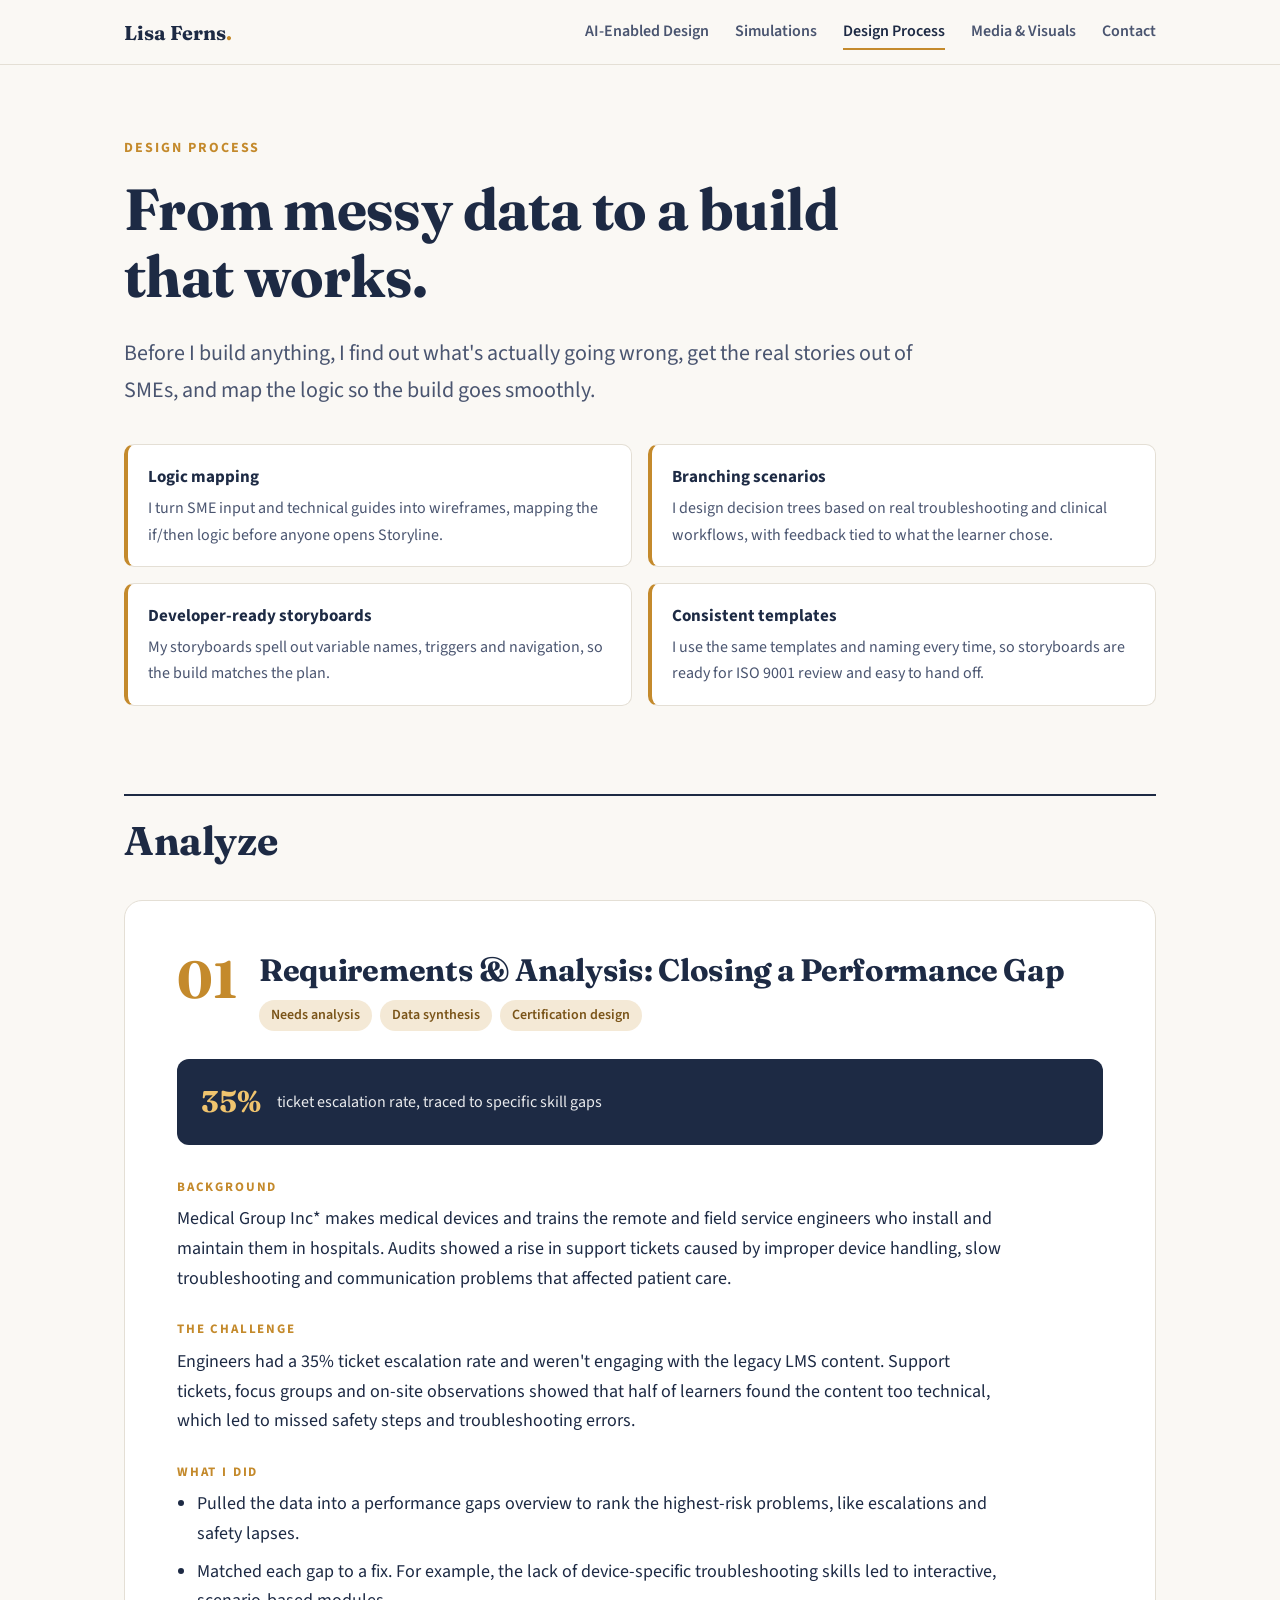
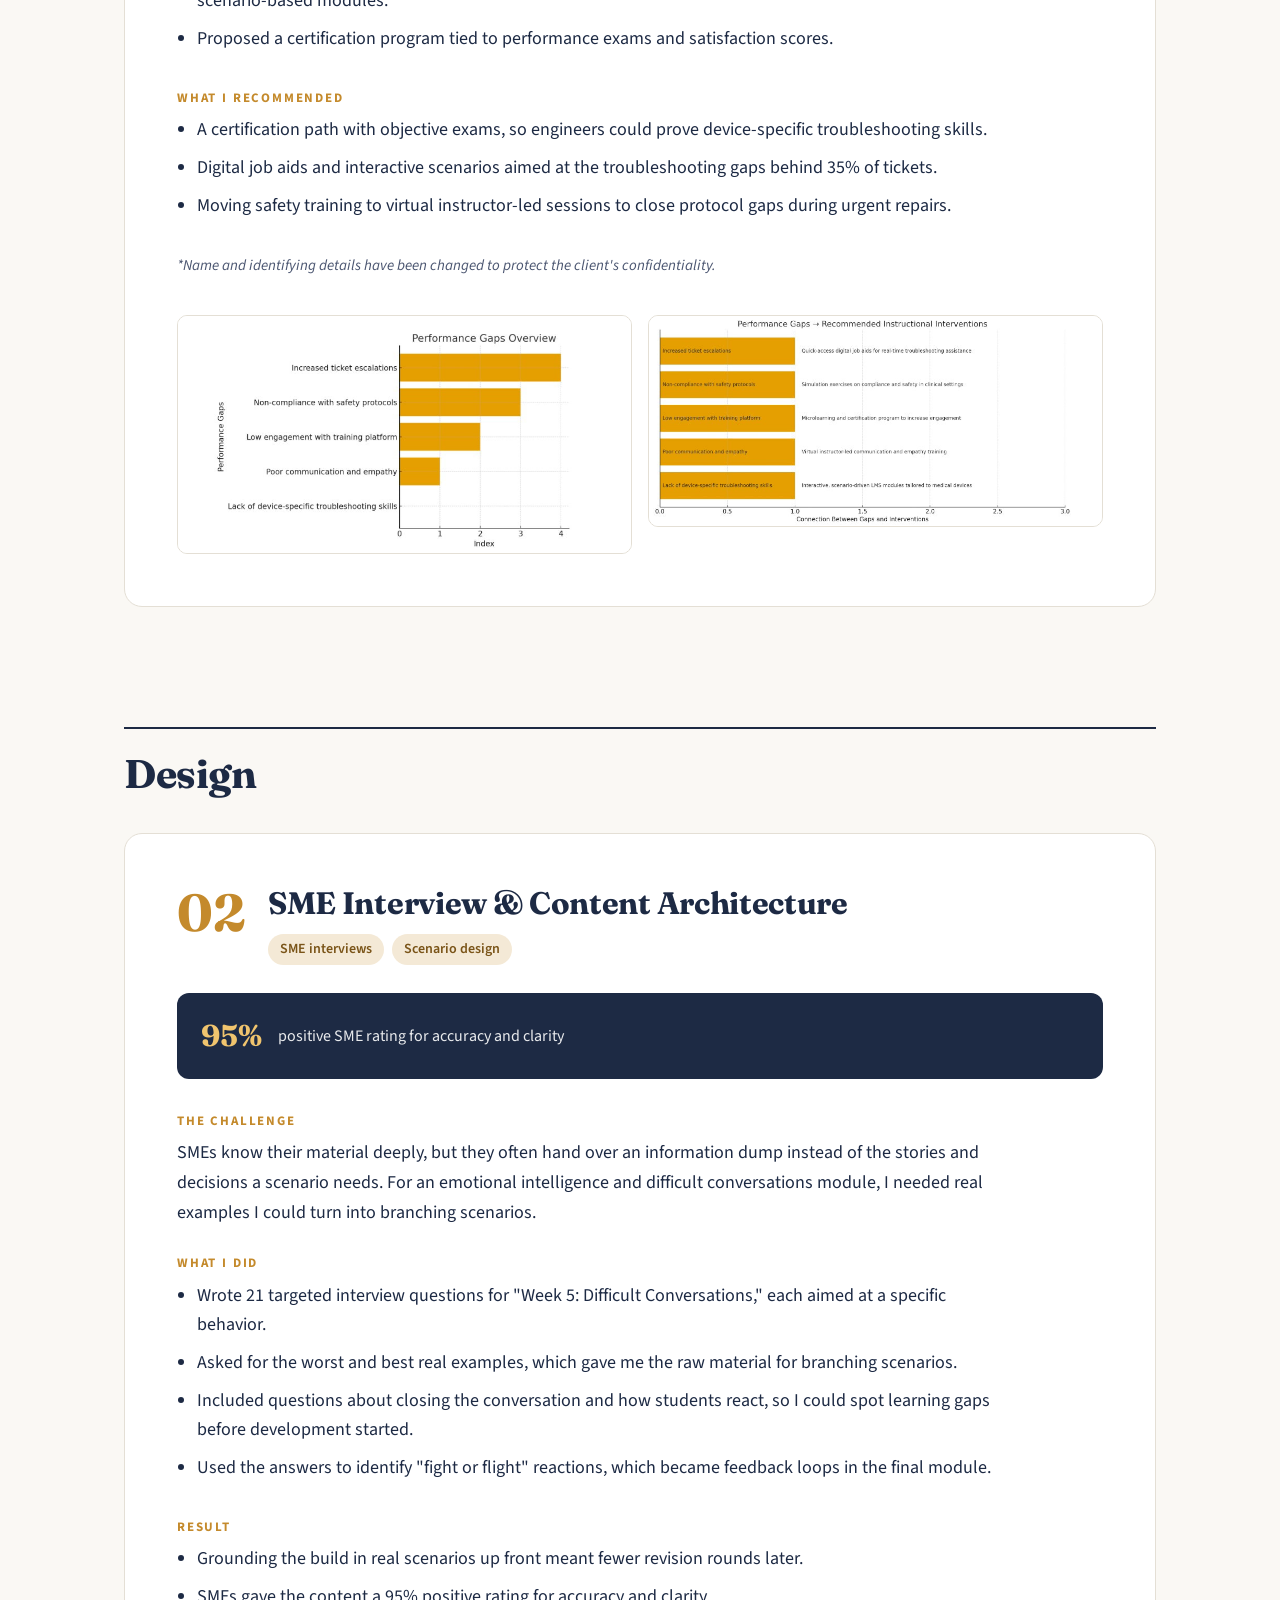
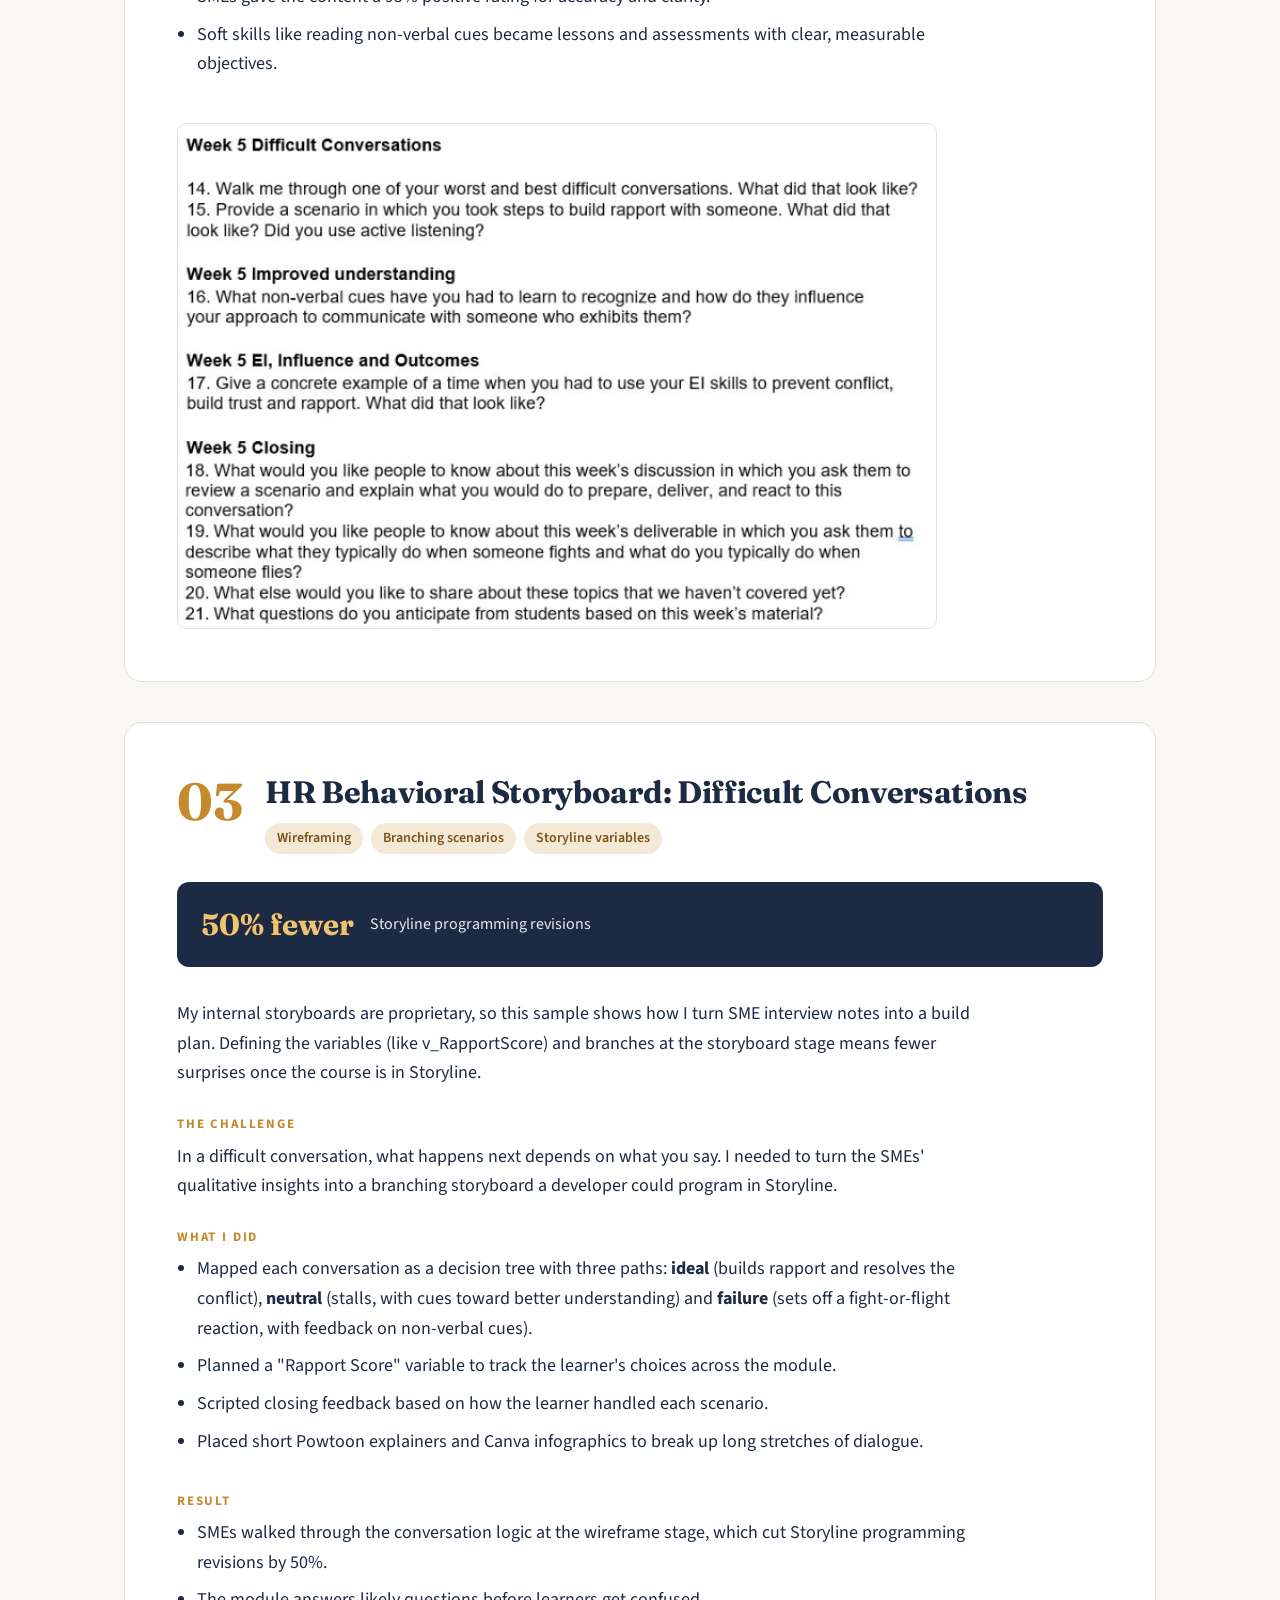
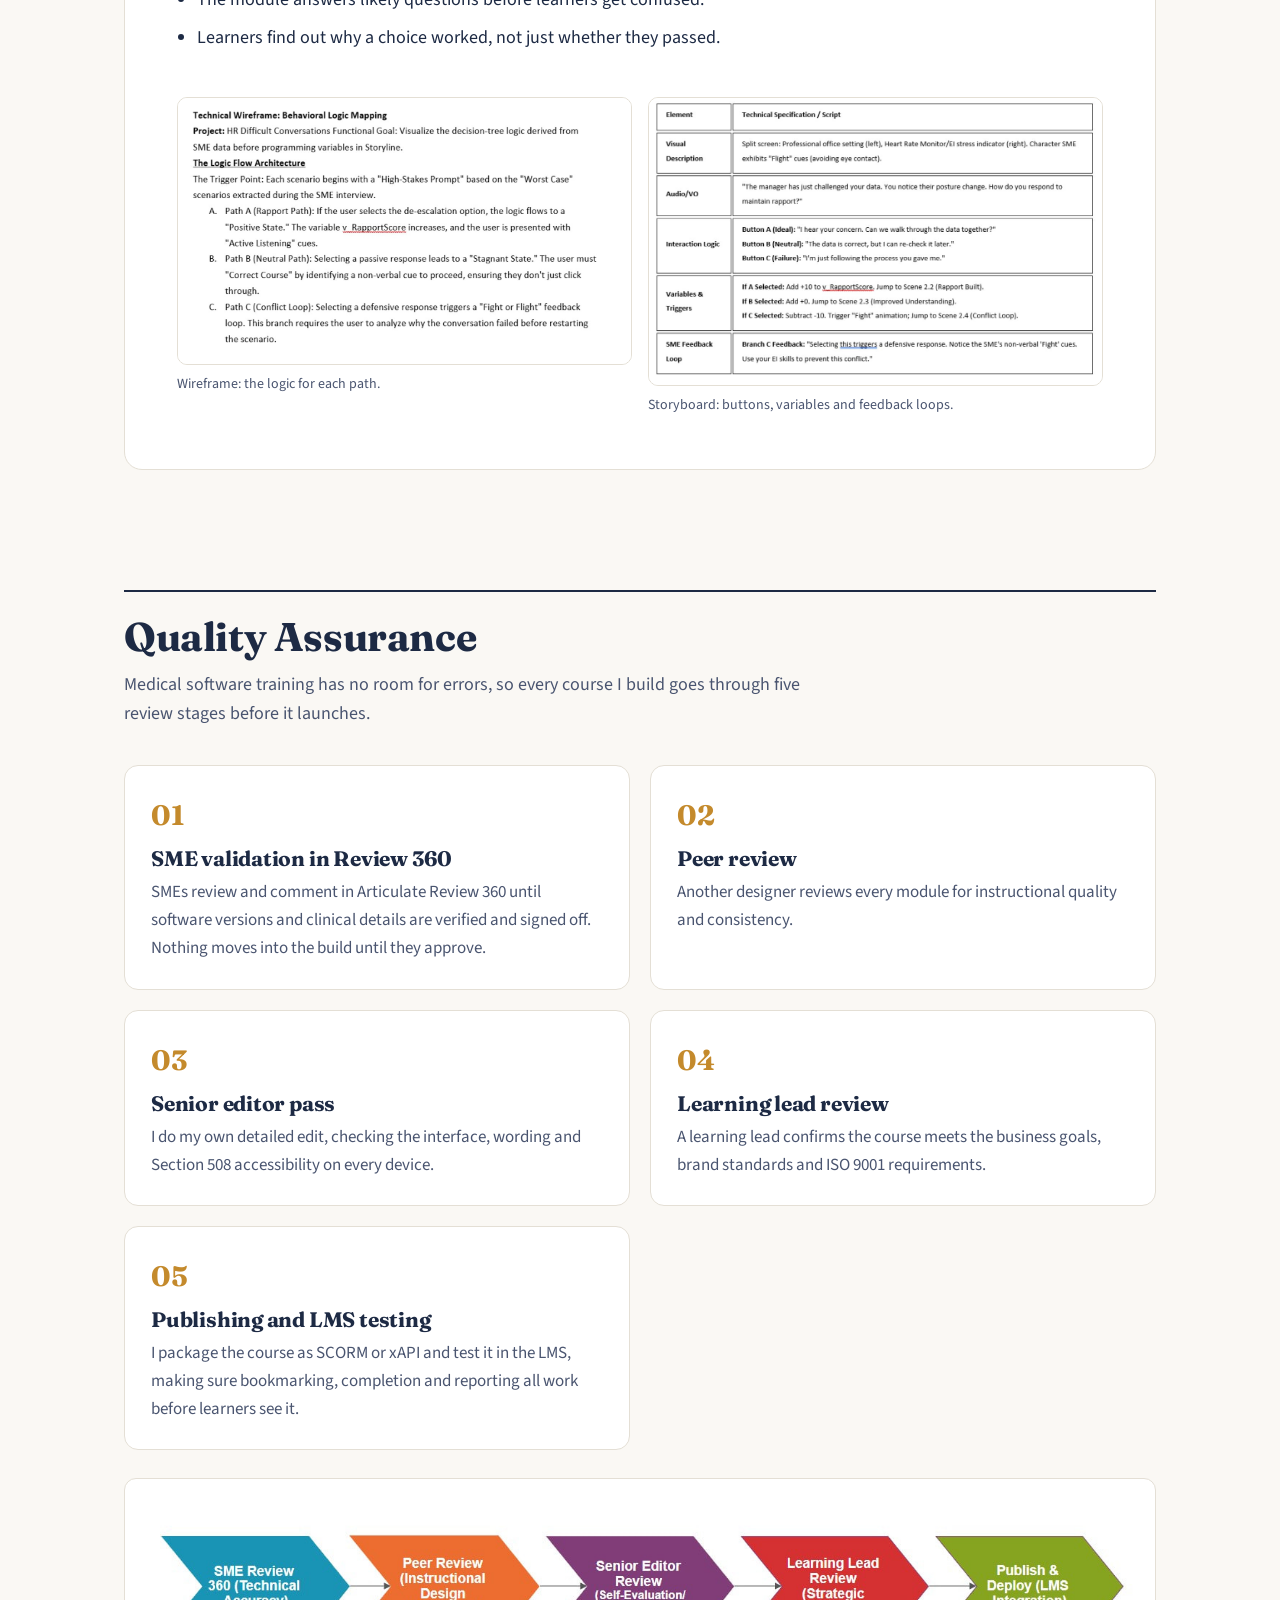
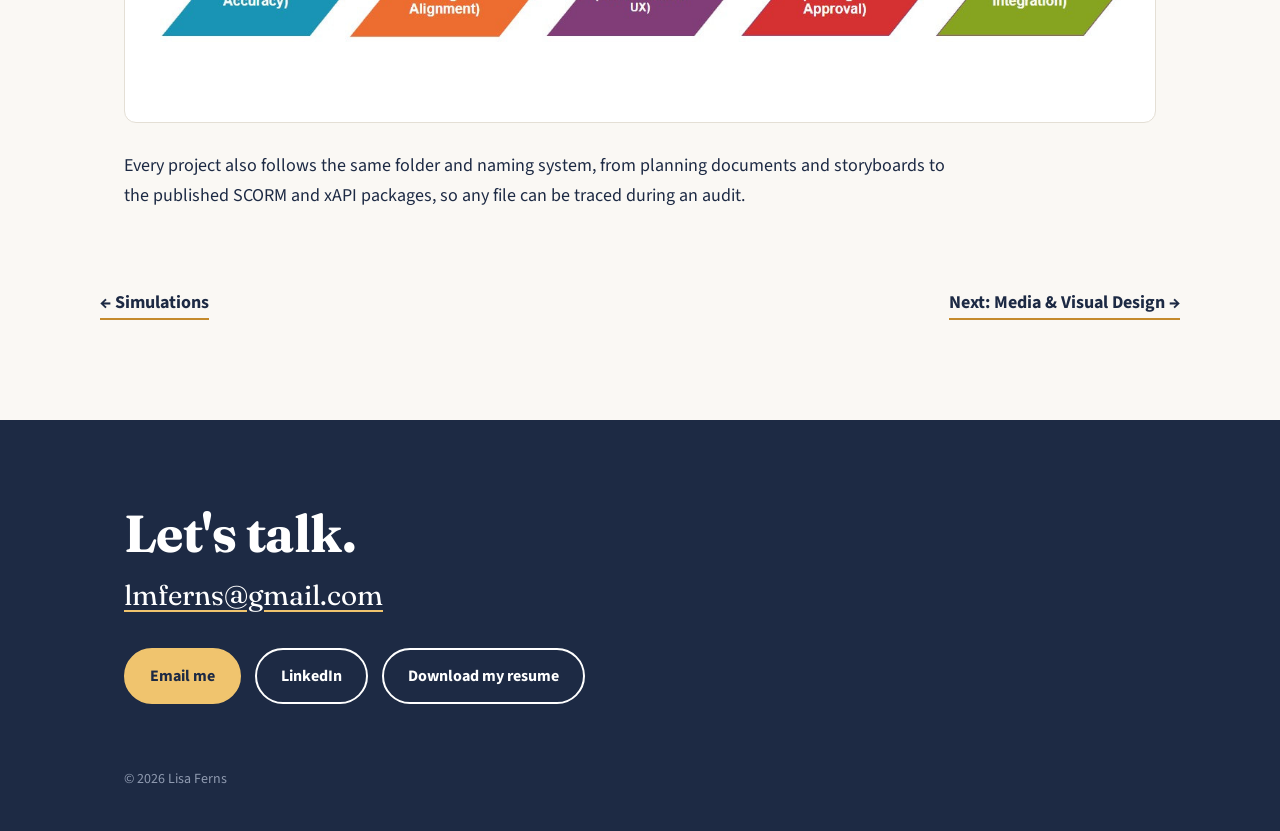
<file: process.html>
<!doctype html>
<html lang="en">
<head>
<meta charset="utf-8">
<meta name="viewport" content="width=device-width, initial-scale=1">
<title>Design Process | Lisa Ferns</title>
<meta name="description" content="Needs analysis, SME interviews, branching storyboards and a five-stage QA process for regulated medical training.">
<meta property="og:title" content="Design Process | Lisa Ferns">
<meta property="og:description" content="Needs analysis, SME interviews, branching storyboards and a five-stage QA process for regulated medical training.">
<meta property="og:image" content="https://lmferns.github.io/images/headshot.jpg">
<meta property="og:url" content="https://lmferns.github.io/process.html">
<meta property="og:type" content="website">
<meta name="twitter:card" content="summary">
<link rel="preconnect" href="https://fonts.googleapis.com">
<link rel="preconnect" href="https://fonts.gstatic.com" crossorigin>
<link href="https://fonts.googleapis.com/css2?family=Fraunces:opsz,wght@9..144,500;9..144,700&family=Source+Sans+3:wght@400;600;700&display=swap" rel="stylesheet">
<link rel="stylesheet" href="styles.css">
</head>
<body>
<a class="skip" href="#main">Skip to content</a>
<header class="nav"><div class="wrap">
<a class="brand" href="index.html">Lisa Ferns<span>.</span></a>
<nav aria-label="Main"><a href="ai.html">AI-Enabled Design</a><a href="simulations.html">Simulations</a><a href="process.html" aria-current="page">Design Process</a><a href="media.html">Media &amp; Visuals</a><a href="#contact">Contact</a></nav>
</div></header>
<main id="main"><section class="page-hero"><div class="wrap"><p class="eyebrow">Design Process</p><h1>From messy data to a build that works.</h1><p class="lede">Before I build anything, I find out what&#x27;s actually going wrong, get the real stories out of SMEs, and map the logic so the build goes smoothly.</p><ul class="strengths"><li><b>Logic mapping</b>I turn SME input and technical guides into wireframes, mapping the if/then logic before anyone opens Storyline.</li><li><b>Branching scenarios</b>I design decision trees based on real troubleshooting and clinical workflows, with feedback tied to what the learner chose.</li><li><b>Developer-ready storyboards</b>My storyboards spell out variable names, triggers and navigation, so the build matches the plan.</li><li><b>Consistent templates</b>I use the same templates and naming every time, so storyboards are ready for ISO 9001 review and easy to hand off.</li></ul></div></section><section class="block"><div class="wrap"><div class="sec-head"><h2>Analyze</h2></div><article class="project"><div class="p-top"><div class="p-num">01</div><div><h3>Requirements &amp; Analysis: Closing a Performance Gap</h3>
<ul class="tags"><li>Needs analysis</li><li>Data synthesis</li><li>Certification design</li></ul></div></div>
<div class="stat"><strong>35%</strong><span>ticket escalation rate, traced to specific skill gaps</span></div>
<div class="story">
<div><h4>Background</h4><p>Medical Group Inc* makes medical devices and trains the remote and field service engineers who install and maintain them in hospitals. Audits showed a rise in support tickets caused by improper device handling, slow troubleshooting and communication problems that affected patient care.</p></div>
<div><h4>The challenge</h4><p>Engineers had a 35% ticket escalation rate and weren&#x27;t engaging with the legacy LMS content. Support tickets, focus groups and on-site observations showed that half of learners found the content too technical, which led to missed safety steps and troubleshooting errors.</p></div>
<div><h4>What I did</h4><ul><li>Pulled the data into a performance gaps overview to rank the highest-risk problems, like escalations and safety lapses.</li><li>Matched each gap to a fix. For example, the lack of device-specific troubleshooting skills led to interactive, scenario-based modules.</li><li>Proposed a certification program tied to performance exams and satisfaction scores.</li></ul></div>
<div><h4>What I recommended</h4><ul><li>A certification path with objective exams, so engineers could prove device-specific troubleshooting skills.</li><li>Digital job aids and interactive scenarios aimed at the troubleshooting gaps behind 35% of tickets.</li><li>Moving safety training to virtual instructor-led sessions to close protocol gaps during urgent repairs.</li></ul></div>
<div><p class="note">*Name and identifying details have been changed to protect the client's confidentiality.</p></div>
</div>
<div class="shots two"><figure><a href="images/performance-gap.jpg" target="_blank" rel="noopener"><img src="images/performance-gap.jpg" alt="Bar chart: performance gaps overview" loading="lazy"></a></figure><figure><a href="images/gap-interventions.jpg" target="_blank" rel="noopener"><img src="images/gap-interventions.jpg" alt="Chart connecting each performance gap to a recommended intervention" loading="lazy"></a></figure></div>
</article></div></section><section class="block"><div class="wrap"><div class="sec-head"><h2>Design</h2></div><article class="project"><div class="p-top"><div class="p-num">02</div><div><h3>SME Interview &amp; Content Architecture</h3>
<ul class="tags"><li>SME interviews</li><li>Scenario design</li></ul></div></div>
<div class="stat"><strong>95%</strong><span>positive SME rating for accuracy and clarity</span></div>
<div class="story">
<div><h4>The challenge</h4><p>SMEs know their material deeply, but they often hand over an information dump instead of the stories and decisions a scenario needs. For an emotional intelligence and difficult conversations module, I needed real examples I could turn into branching scenarios.</p></div>
<div><h4>What I did</h4><ul><li>Wrote 21 targeted interview questions for &quot;Week 5: Difficult Conversations,&quot; each aimed at a specific behavior.</li><li>Asked for the worst and best real examples, which gave me the raw material for branching scenarios.</li><li>Included questions about closing the conversation and how students react, so I could spot learning gaps before development started.</li><li>Used the answers to identify &quot;fight or flight&quot; reactions, which became feedback loops in the final module.</li></ul></div>
<div><h4>Result</h4><ul><li>Grounding the build in real scenarios up front meant fewer revision rounds later.</li><li>SMEs gave the content a 95% positive rating for accuracy and clarity.</li><li>Soft skills like reading non-verbal cues became lessons and assessments with clear, measurable objectives.</li></ul></div>
</div>
<div class="shots "><figure><a href="images/sme-guiding-questions.png" target="_blank" rel="noopener"><img src="images/sme-guiding-questions.png" alt="Sample SME interview questions for Week 5: Difficult Conversations" loading="lazy"></a></figure></div>
</article><article class="project"><div class="p-top"><div class="p-num">03</div><div><h3>HR Behavioral Storyboard: Difficult Conversations</h3>
<ul class="tags"><li>Wireframing</li><li>Branching scenarios</li><li>Storyline variables</li></ul></div></div>
<div class="stat"><strong>50% fewer</strong><span>Storyline programming revisions</span></div>
<div class="story">
<div><p>My internal storyboards are proprietary, so this sample shows how I turn SME interview notes into a build plan. Defining the variables (like v_RapportScore) and branches at the storyboard stage means fewer surprises once the course is in Storyline.</p></div>
<div><h4>The challenge</h4><p>In a difficult conversation, what happens next depends on what you say. I needed to turn the SMEs&#x27; qualitative insights into a branching storyboard a developer could program in Storyline.</p></div>
<div><h4>What I did</h4><ul><li>Mapped each conversation as a decision tree with three paths: <b>ideal</b> (builds rapport and resolves the conflict), <b>neutral</b> (stalls, with cues toward better understanding) and <b>failure</b> (sets off a fight-or-flight reaction, with feedback on non-verbal cues).</li><li>Planned a "Rapport Score" variable to track the learner's choices across the module.</li><li>Scripted closing feedback based on how the learner handled each scenario.</li><li>Placed short Powtoon explainers and Canva infographics to break up long stretches of dialogue.</li></ul></div>
<div><h4>Result</h4><ul><li>SMEs walked through the conversation logic at the wireframe stage, which cut Storyline programming revisions by 50%.</li><li>The module answers likely questions before learners get confused.</li><li>Learners find out why a choice worked, not just whether they passed.</li></ul></div>
</div>
<div class="shots two"><figure><a href="images/hr-wireframe.jpg" target="_blank" rel="noopener"><img src="images/hr-wireframe.jpg" alt="Technical wireframe describing the behavioral logic paths" loading="lazy"></a><figcaption>Wireframe: the logic for each path.</figcaption></figure><figure><a href="images/hr-storyboard.jpg" target="_blank" rel="noopener"><img src="images/hr-storyboard.jpg" alt="Storyboard table with audio, interaction logic and variable triggers" loading="lazy"></a><figcaption>Storyboard: buttons, variables and feedback loops.</figcaption></figure></div>
</article></div></section><section class="block" id="quality"><div class="wrap"><div class="sec-head"><h2>Quality Assurance</h2><p>Medical software training has no room for errors, so every course I build goes through five review stages before it launches.</p></div><ol class="qa-steps">
<li><h3>SME validation in Review 360</h3><p>SMEs review and comment in Articulate Review 360 until software versions and clinical details are verified and signed off. Nothing moves into the build until they approve.</p></li>
<li><h3>Peer review</h3><p>Another designer reviews every module for instructional quality and consistency.</p></li>
<li><h3>Senior editor pass</h3><p>I do my own detailed edit, checking the interface, wording and Section 508 accessibility on every device.</p></li>
<li><h3>Learning lead review</h3><p>A learning lead confirms the course meets the business goals, brand standards and ISO 9001 requirements.</p></li>
<li><h3>Publishing and LMS testing</h3><p>I package the course as SCORM or xAPI and test it in the LMS, making sure bookmarking, completion and reporting all work before learners see it.</p></li>
</ol>
<img class="wide-img" src="images/qa-review-chevron.jpg" alt="Review flow: SME Review 360, Peer Review, Senior Editor Review, Learning Lead Review, Publish and Deploy" loading="lazy">
<p style="max-width:46em;margin-top:28px">Every project also follows the same folder and naming system, from planning documents and storyboards to the published SCORM and xAPI packages, so any file can be traced during an audit.</p>
</div></section><div class="wrap next"><a href="simulations.html">&larr; Simulations</a><a href="media.html">Next: Media &amp; Visual Design &rarr;</a></div></main>
<section id="contact"><div class="wrap">
<h2>Let's talk.</h2>
<p class="email"><a href="mailto:lmferns@gmail.com">lmferns@gmail.com</a></p>
<div class="btns">
<a class="btn solid" href="mailto:lmferns@gmail.com">Email me</a>
<a class="btn ghost" href="https://www.linkedin.com/in/lisaferns/" target="_blank" rel="noopener">LinkedIn</a>
<a class="btn ghost" href="resume/Lisa-Ferns-Resume.pdf" target="_blank" rel="noopener">Download my resume</a>
</div>
<div class="foot">&copy; 2026 Lisa Ferns</div>
</div></section>
</body>
</html>
</file>
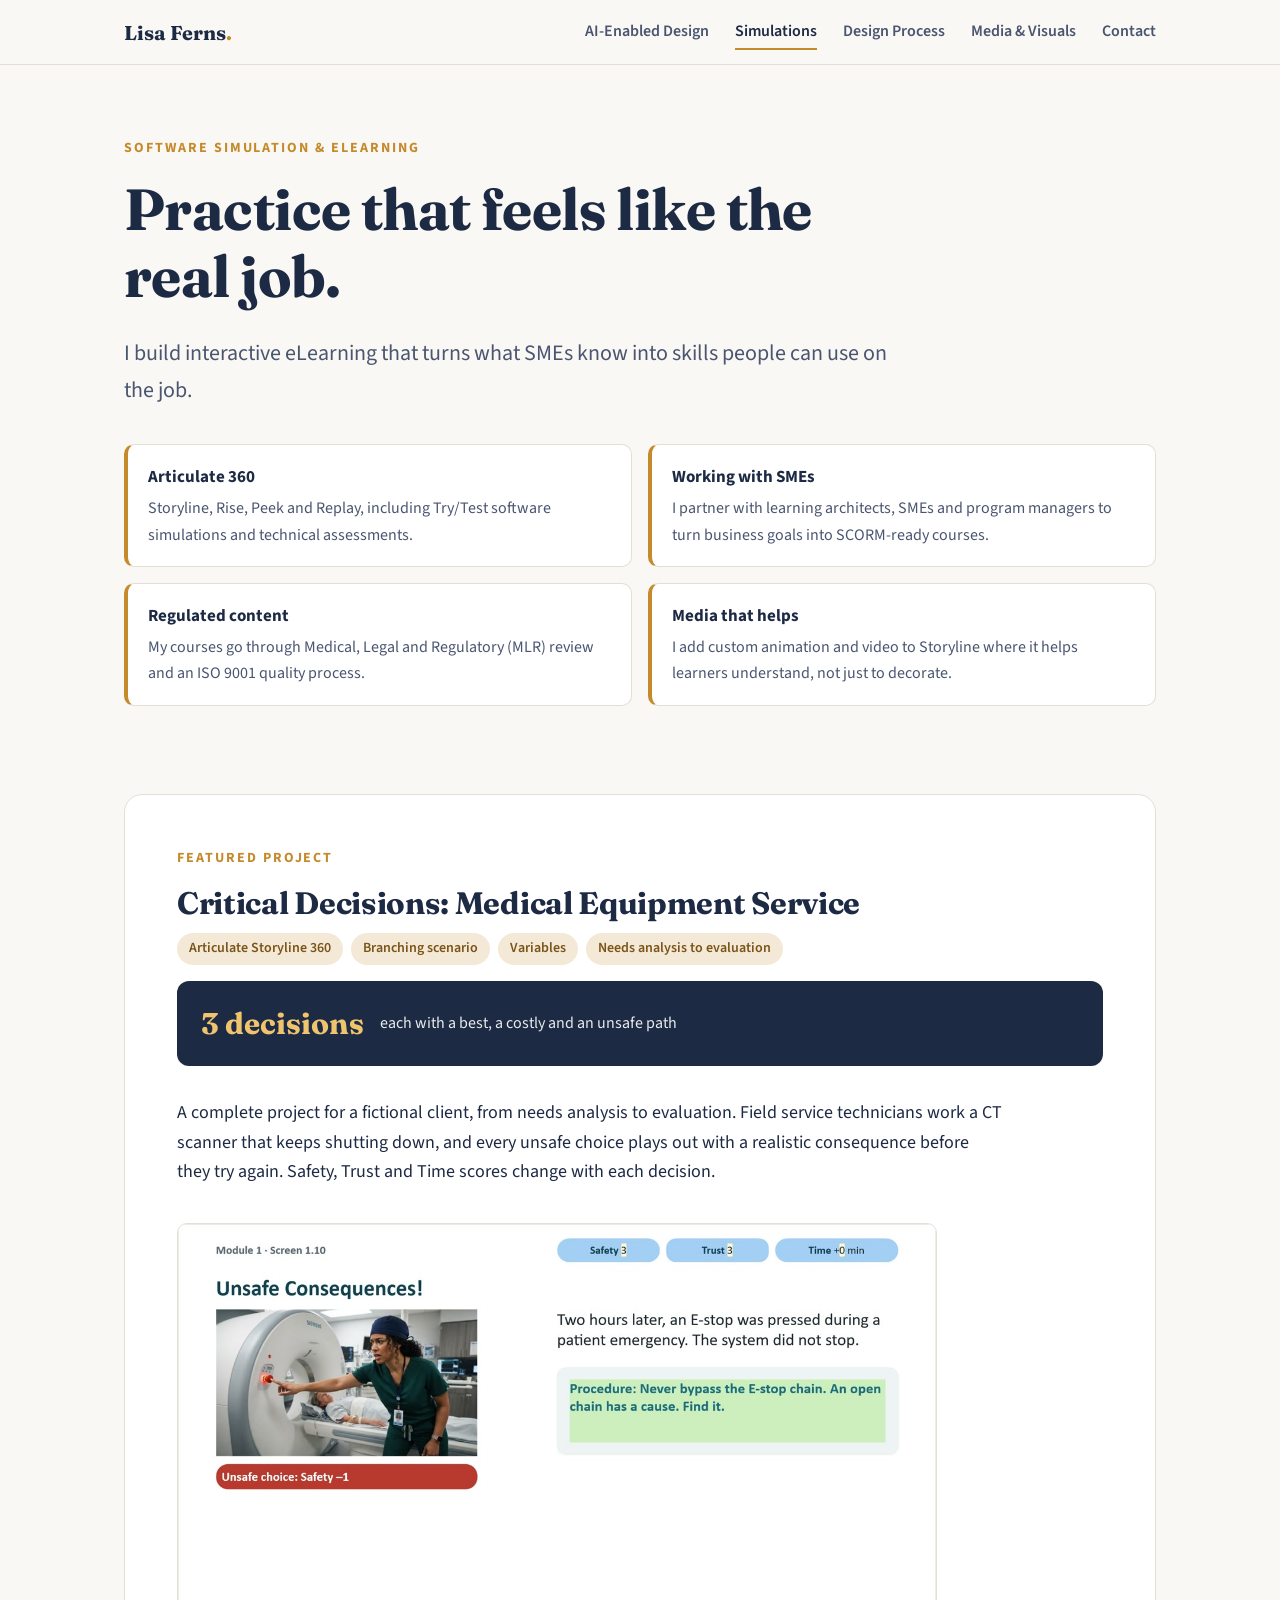
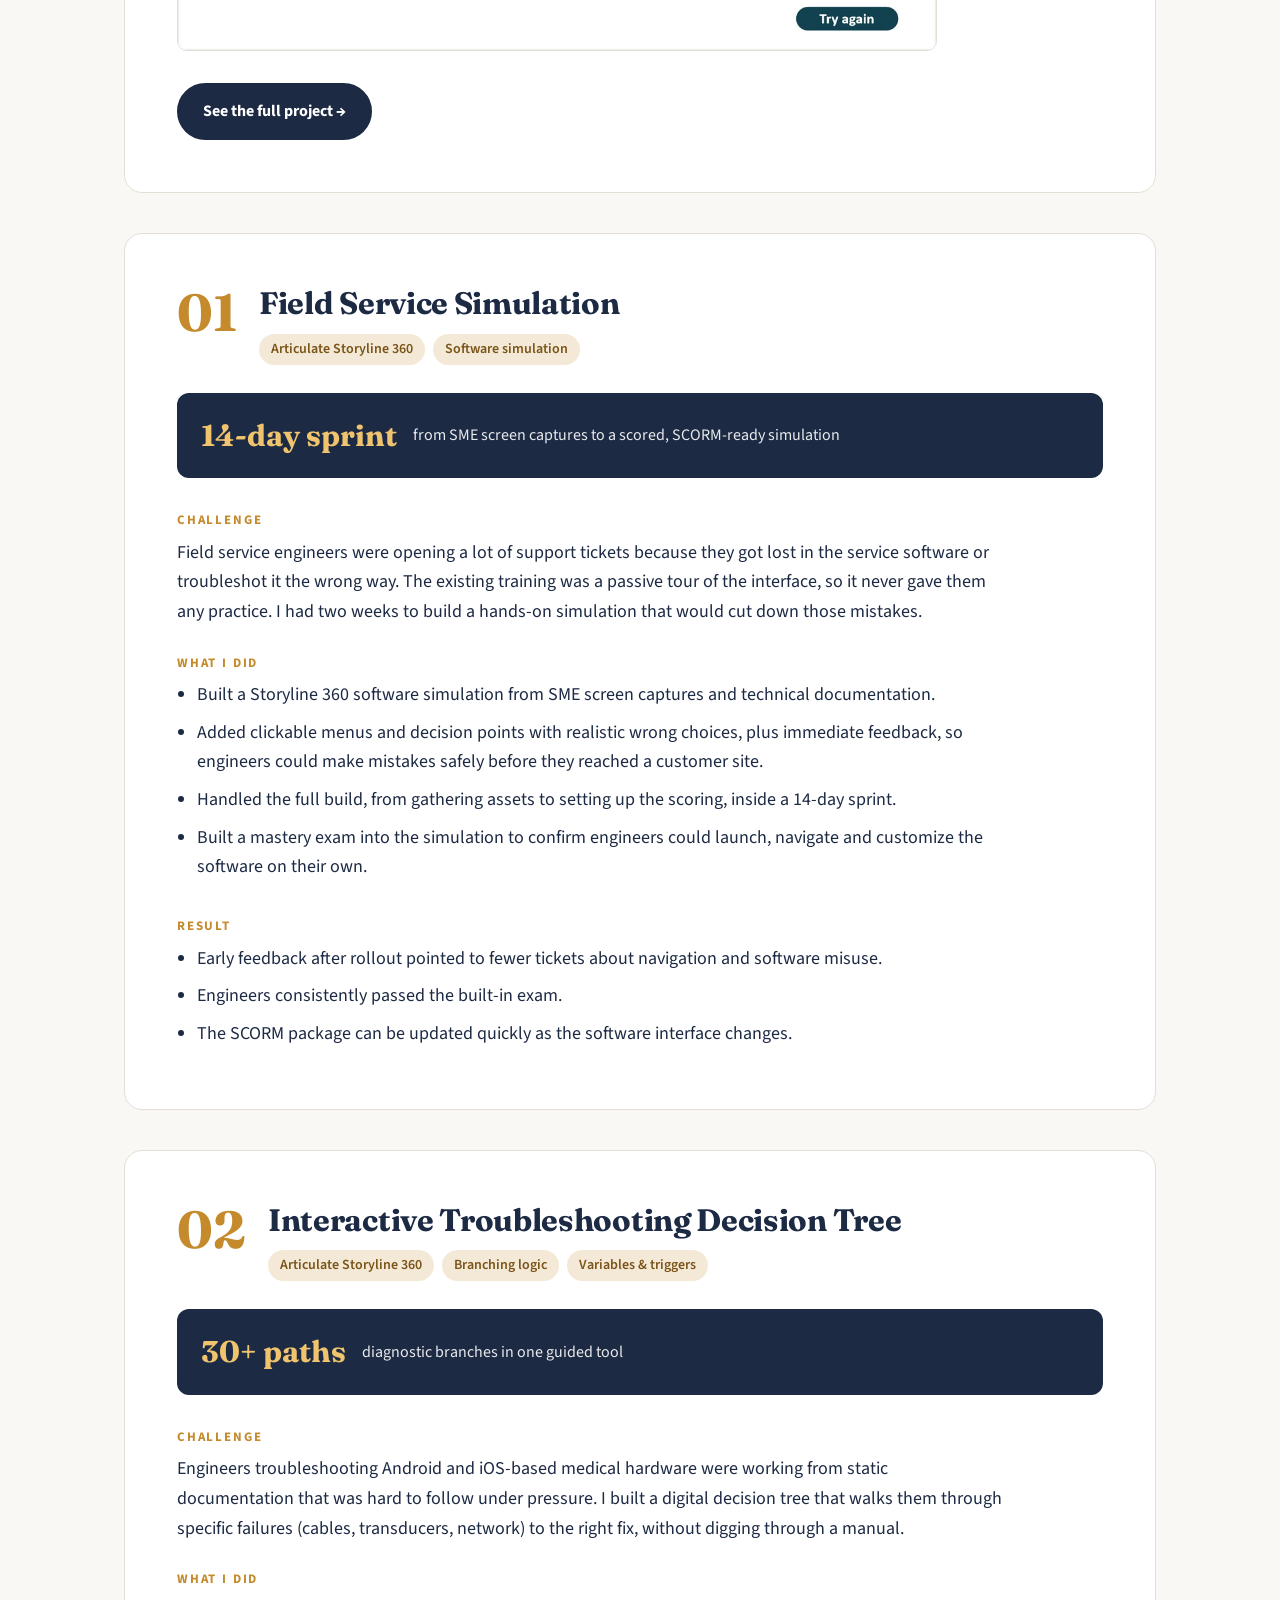
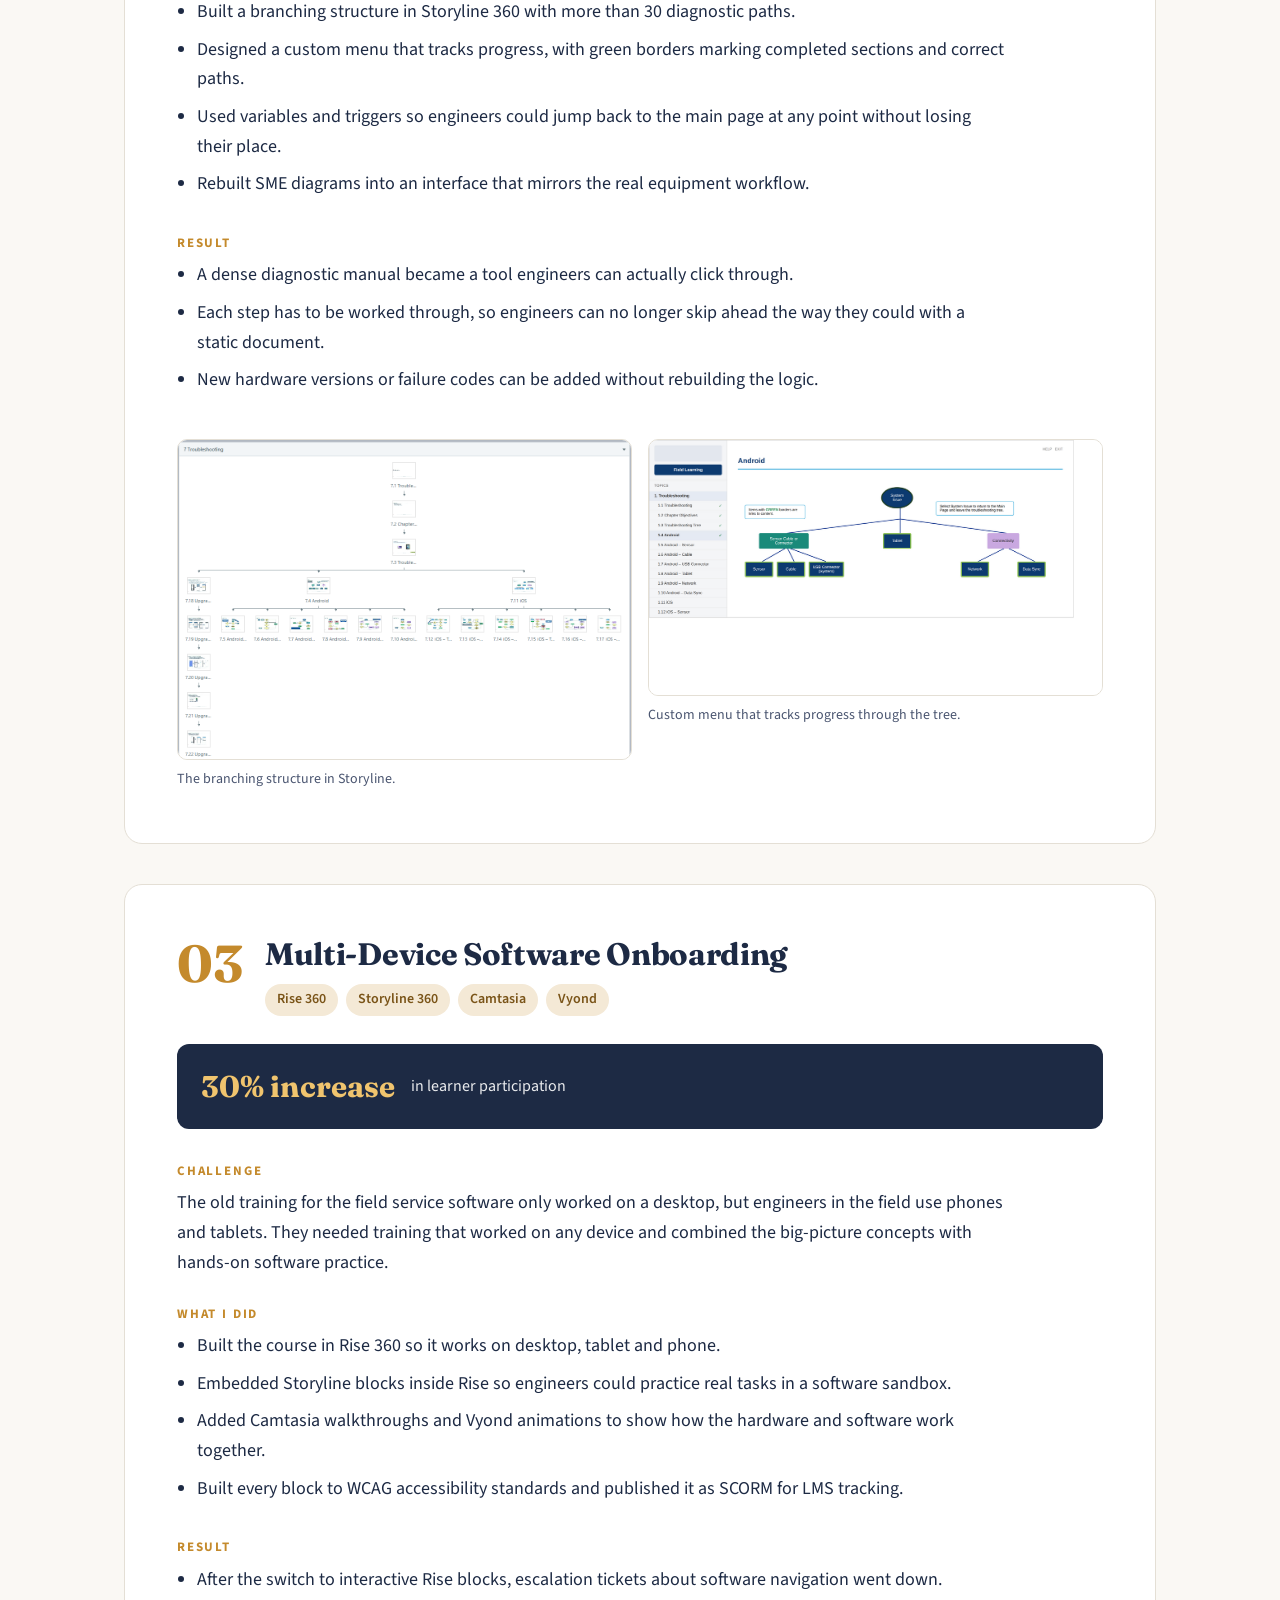
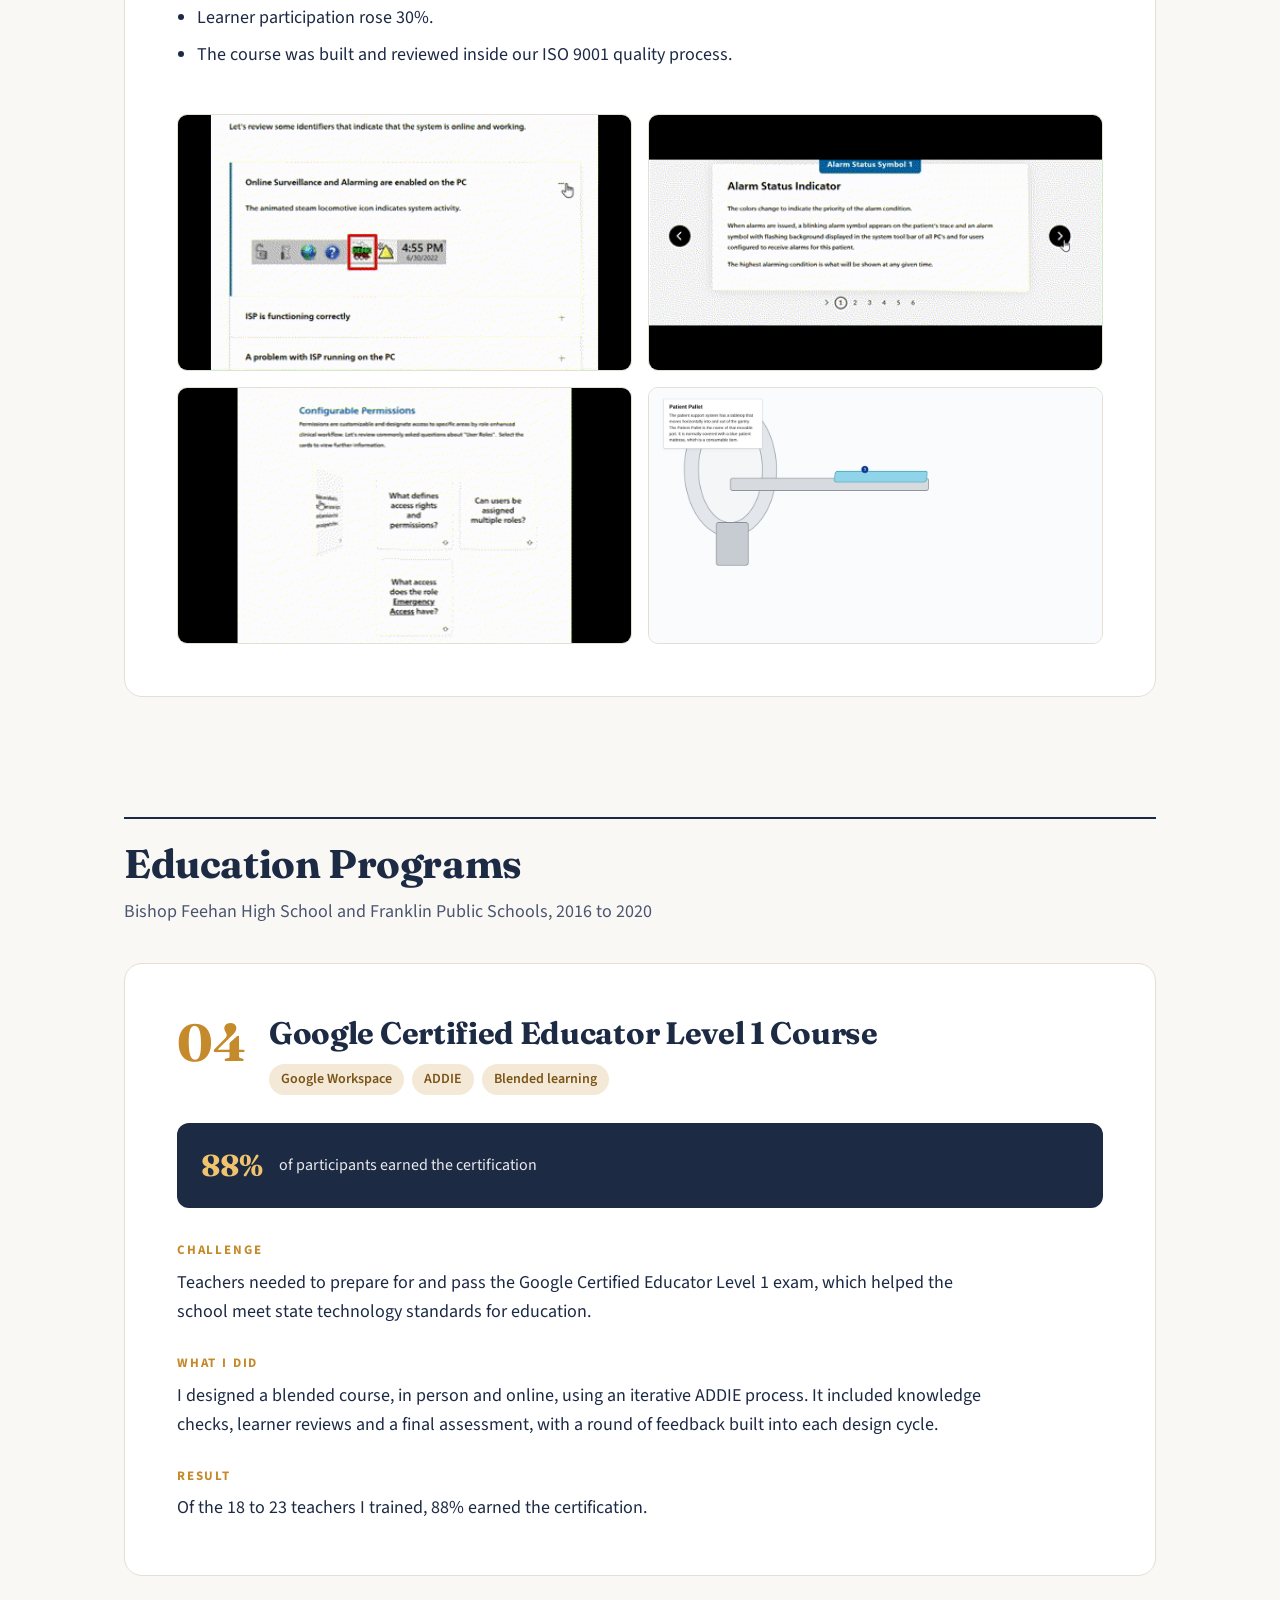
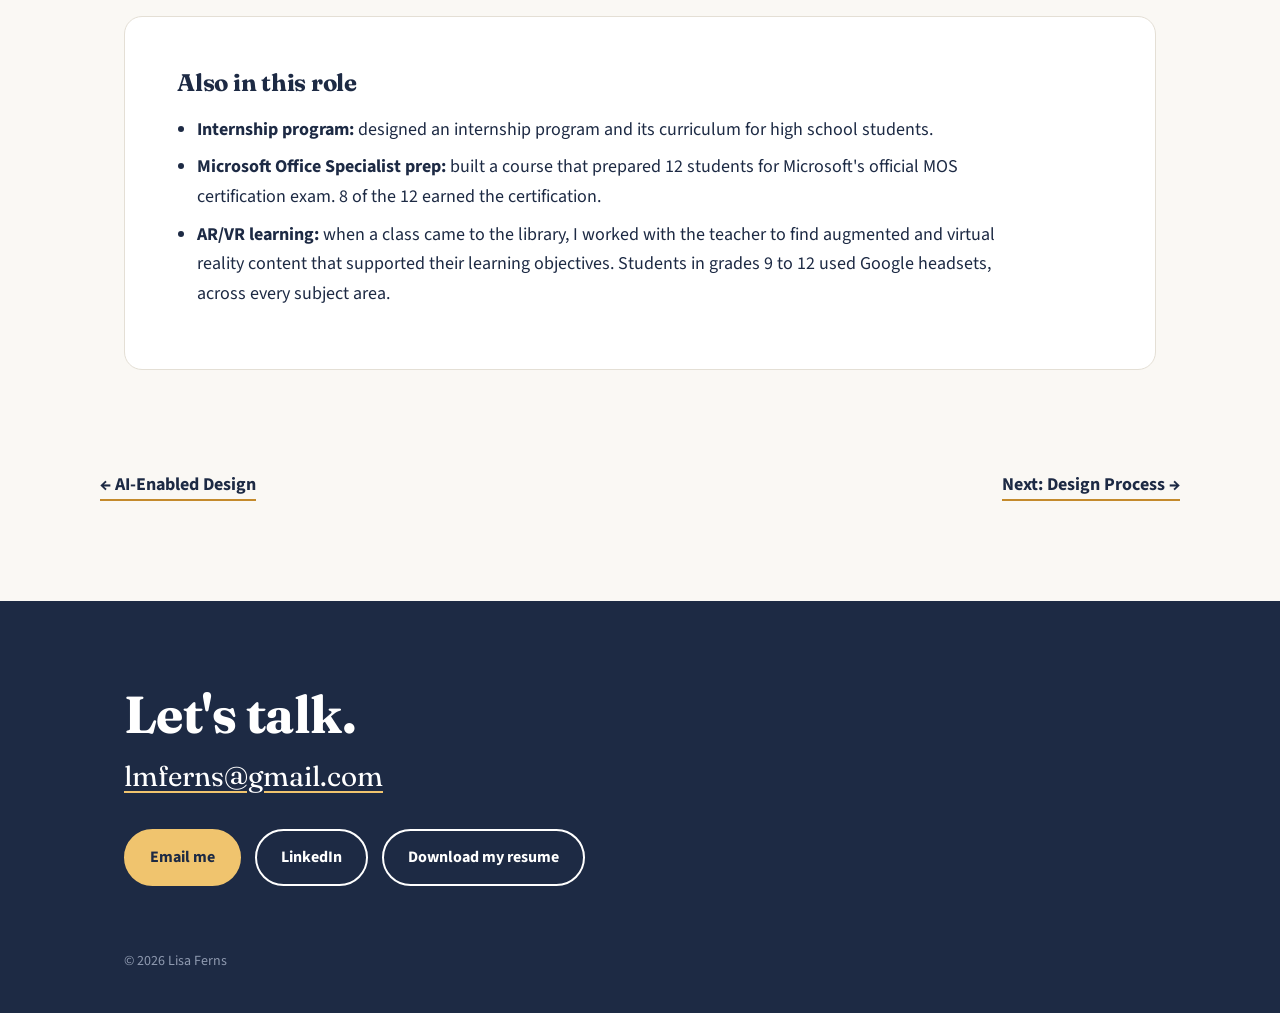
<file: simulations.html>
<!doctype html>
<html lang="en">
<head>
<meta charset="utf-8">
<meta name="viewport" content="width=device-width, initial-scale=1">
<title>Software Simulation &amp; eLearning | Lisa Ferns</title>
<meta name="description" content="Storyline software simulations, branching decision trees and responsive Rise onboarding for field service engineers.">
<meta property="og:title" content="Software Simulation &amp; eLearning | Lisa Ferns">
<meta property="og:description" content="Storyline software simulations, branching decision trees and responsive Rise onboarding for field service engineers.">
<meta property="og:image" content="https://lmferns.github.io/images/headshot.jpg">
<meta property="og:url" content="https://lmferns.github.io/simulations.html">
<meta property="og:type" content="website">
<meta name="twitter:card" content="summary">
<link rel="preconnect" href="https://fonts.googleapis.com">
<link rel="preconnect" href="https://fonts.gstatic.com" crossorigin>
<link href="https://fonts.googleapis.com/css2?family=Fraunces:opsz,wght@9..144,500;9..144,700&family=Source+Sans+3:wght@400;600;700&display=swap" rel="stylesheet">
<link rel="stylesheet" href="styles.css">
</head>
<body>
<a class="skip" href="#main">Skip to content</a>
<header class="nav"><div class="wrap">
<a class="brand" href="index.html">Lisa Ferns<span>.</span></a>
<nav aria-label="Main"><a href="ai.html">AI-Enabled Design</a><a href="simulations.html" aria-current="page">Simulations</a><a href="process.html">Design Process</a><a href="media.html">Media &amp; Visuals</a><a href="#contact">Contact</a></nav>
</div></header>
<main id="main"><section class="page-hero"><div class="wrap"><p class="eyebrow">Software Simulation &amp; eLearning</p><h1>Practice that feels like the real job.</h1><p class="lede">I build interactive eLearning that turns what SMEs know into skills people can use on the job.</p><ul class="strengths"><li><b>Articulate 360</b>Storyline, Rise, Peek and Replay, including Try/Test software simulations and technical assessments.</li><li><b>Working with SMEs</b>I partner with learning architects, SMEs and program managers to turn business goals into SCORM-ready courses.</li><li><b>Regulated content</b>My courses go through Medical, Legal and Regulatory (MLR) review and an ISO 9001 quality process.</li><li><b>Media that helps</b>I add custom animation and video to Storyline where it helps learners understand, not just to decorate.</li></ul></div></section><section class="block"><div class="wrap"><article class="project" id="critical-decisions"><p class="eyebrow">Featured project</p><h3>Critical Decisions: Medical Equipment Service</h3>
<ul class="tags"><li>Articulate Storyline 360</li><li>Branching scenario</li><li>Variables</li><li>Needs analysis to evaluation</li></ul>
<div style="height:16px"></div>
<div class="stat"><strong>3 decisions</strong><span>each with a best, a costly and an unsafe path</span></div>
<div class="story">
<div><p>A complete project for a fictional client, from needs analysis to evaluation. Field service technicians work a CT scanner that keeps shutting down, and every unsafe choice plays out with a realistic consequence before they try again. Safety, Trust and Time scores change with each decision.</p></div>
</div>
<div class="shots"><figure><a href="critical-decisions.html"><img src="images/cd-card.jpg" alt="Unsafe Consequences screen: an E-stop fails during a patient emergency, with the Safety score dropping and a procedure note" loading="lazy"></a></figure></div>
<a class="btn solid" href="critical-decisions.html">See the full project &rarr;</a>
</article><article class="project"><div class="p-top"><div class="p-num">01</div><div><h3>Field Service Simulation</h3>
<ul class="tags"><li>Articulate Storyline 360</li><li>Software simulation</li></ul></div></div>
<div class="stat"><strong>14-day sprint</strong><span>from SME screen captures to a scored, SCORM-ready simulation</span></div>
<div class="story">
<div><h4>Challenge</h4><p>Field service engineers were opening a lot of support tickets because they got lost in the service software or troubleshot it the wrong way. The existing training was a passive tour of the interface, so it never gave them any practice. I had two weeks to build a hands-on simulation that would cut down those mistakes.</p></div>
<div><h4>What I did</h4><ul><li>Built a Storyline 360 software simulation from SME screen captures and technical documentation.</li><li>Added clickable menus and decision points with realistic wrong choices, plus immediate feedback, so engineers could make mistakes safely before they reached a customer site.</li><li>Handled the full build, from gathering assets to setting up the scoring, inside a 14-day sprint.</li><li>Built a mastery exam into the simulation to confirm engineers could launch, navigate and customize the software on their own.</li></ul></div>
<div><h4>Result</h4><ul><li>Early feedback after rollout pointed to fewer tickets about navigation and software misuse.</li><li>Engineers consistently passed the built-in exam.</li><li>The SCORM package can be updated quickly as the software interface changes.</li></ul></div>
</div>
</article><article class="project"><div class="p-top"><div class="p-num">02</div><div><h3>Interactive Troubleshooting Decision Tree</h3>
<ul class="tags"><li>Articulate Storyline 360</li><li>Branching logic</li><li>Variables &amp; triggers</li></ul></div></div>
<div class="stat"><strong>30+ paths</strong><span>diagnostic branches in one guided tool</span></div>
<div class="story">
<div><h4>Challenge</h4><p>Engineers troubleshooting Android and iOS-based medical hardware were working from static documentation that was hard to follow under pressure. I built a digital decision tree that walks them through specific failures (cables, transducers, network) to the right fix, without digging through a manual.</p></div>
<div><h4>What I did</h4><ul><li>Built a branching structure in Storyline 360 with more than 30 diagnostic paths.</li><li>Designed a custom menu that tracks progress, with green borders marking completed sections and correct paths.</li><li>Used variables and triggers so engineers could jump back to the main page at any point without losing their place.</li><li>Rebuilt SME diagrams into an interface that mirrors the real equipment workflow.</li></ul></div>
<div><h4>Result</h4><ul><li>A dense diagnostic manual became a tool engineers can actually click through.</li><li>Each step has to be worked through, so engineers can no longer skip ahead the way they could with a static document.</li><li>New hardware versions or failure codes can be added without rebuilding the logic.</li></ul></div>
</div>
<div class="shots two"><figure><a href="images/decision-tree-map.png" target="_blank" rel="noopener"><img src="images/decision-tree-map.png" alt="Storyline story view showing the branching diagnostic structure" loading="lazy"></a><figcaption>The branching structure in Storyline.</figcaption></figure><figure><a href="images/decision-tree-menu.png" target="_blank" rel="noopener"><img src="images/decision-tree-menu.png" alt="Decision tree screen with custom navigation menu" loading="lazy"></a><figcaption>Custom menu that tracks progress through the tree.</figcaption></figure></div>
</article><article class="project"><div class="p-top"><div class="p-num">03</div><div><h3>Multi-Device Software Onboarding</h3>
<ul class="tags"><li>Rise 360</li><li>Storyline 360</li><li>Camtasia</li><li>Vyond</li></ul></div></div>
<div class="stat"><strong>30% increase</strong><span>in learner participation</span></div>
<div class="story">
<div><h4>Challenge</h4><p>The old training for the field service software only worked on a desktop, but engineers in the field use phones and tablets. They needed training that worked on any device and combined the big-picture concepts with hands-on software practice.</p></div>
<div><h4>What I did</h4><ul><li>Built the course in Rise 360 so it works on desktop, tablet and phone.</li><li>Embedded Storyline blocks inside Rise so engineers could practice real tasks in a software sandbox.</li><li>Added Camtasia walkthroughs and Vyond animations to show how the hardware and software work together.</li><li>Built every block to WCAG accessibility standards and published it as SCORM for LMS tracking.</li></ul></div>
<div><h4>Result</h4><ul><li>After the switch to interactive Rise blocks, escalation tickets about software navigation went down.</li><li>Learner participation rose 30%.</li><li>The course was built and reviewed inside our ISO 9001 quality process.</li></ul></div>
</div>
<div class="shots two"><figure><a href="images/onboarding-surveillance.gif" target="_blank" rel="noopener"><img src="images/onboarding-surveillance.gif" alt="Animated accordion interaction about system status identifiers" loading="lazy"></a></figure><figure><a href="images/onboarding-alarm-status.gif" target="_blank" rel="noopener"><img src="images/onboarding-alarm-status.gif" alt="Animated process interaction about alarm status indicators" loading="lazy"></a></figure><figure><a href="images/onboarding-rise-permissions.gif" target="_blank" rel="noopener"><img src="images/onboarding-rise-permissions.gif" alt="Animated Rise flip-card interaction about configurable permissions" loading="lazy"></a></figure><figure><a href="images/onboarding-patient-pallet.png" target="_blank" rel="noopener"><img src="images/onboarding-patient-pallet.png" alt="Labeled graphic of a patient pallet" loading="lazy"></a></figure></div>
</article></div></section><section class="block"><div class="wrap"><div class="sec-head"><h2>Education Programs</h2><p>Bishop Feehan High School and Franklin Public Schools, 2016 to 2020</p></div><article class="project"><div class="p-top"><div class="p-num">04</div><div><h3>Google Certified Educator Level 1 Course</h3>
<ul class="tags"><li>Google Workspace</li><li>ADDIE</li><li>Blended learning</li></ul></div></div>
<div class="stat"><strong>88%</strong><span>of participants earned the certification</span></div>
<div class="story">
<div><h4>Challenge</h4><p>Teachers needed to prepare for and pass the Google Certified Educator Level 1 exam, which helped the school meet state technology standards for education.</p></div>
<div><h4>What I did</h4><p>I designed a blended course, in person and online, using an iterative ADDIE process. It included knowledge checks, learner reviews and a final assessment, with a round of feedback built into each design cycle.</p></div>
<div><h4>Result</h4><p>Of the 18 to 23 teachers I trained, 88% earned the certification.</p></div>
</div>
</article><article class="project"><h3 style="font-size:24px;margin-bottom:14px">Also in this role</h3><div class="story"><ul><li><b>Internship program:</b> designed an internship program and its curriculum for high school students.</li><li><b>Microsoft Office Specialist prep:</b> built a course that prepared 12 students for Microsoft's official MOS certification exam. 8 of the 12 earned the certification.</li><li><b>AR/VR learning:</b> when a class came to the library, I worked with the teacher to find augmented and virtual reality content that supported their learning objectives. Students in grades 9 to 12 used Google headsets, across every subject area.</li></ul></div></article></div></section><div class="wrap next"><a href="ai.html">&larr; AI-Enabled Design</a><a href="process.html">Next: Design Process &rarr;</a></div></main>
<section id="contact"><div class="wrap">
<h2>Let's talk.</h2>
<p class="email"><a href="mailto:lmferns@gmail.com">lmferns@gmail.com</a></p>
<div class="btns">
<a class="btn solid" href="mailto:lmferns@gmail.com">Email me</a>
<a class="btn ghost" href="https://www.linkedin.com/in/lisaferns/" target="_blank" rel="noopener">LinkedIn</a>
<a class="btn ghost" href="resume/Lisa-Ferns-Resume.pdf" target="_blank" rel="noopener">Download my resume</a>
</div>
<div class="foot">&copy; 2026 Lisa Ferns</div>
</div></section>
</body>
</html>
</file>
<file: styles.css>
:root{
  --ink:#1d2a44; --ink-soft:#4a5570; --paper:#faf8f4; --card:#ffffff;
  --accent:#c48a2c; --accent-soft:#f4e9d6; --gold:#f0c46e; --line:#e4dfd5;
  --max:1080px;
}
*{box-sizing:border-box}
html{scroll-behavior:smooth}
body{margin:0;background:var(--paper);color:var(--ink);font:400 18px/1.65 "Source Sans 3",system-ui,sans-serif;-webkit-font-smoothing:antialiased}
img{max-width:100%;display:block}
a{color:inherit}
.wrap{max-width:var(--max);margin:0 auto;padding:0 24px}
h1,h2,h3{font-family:Fraunces,Georgia,serif;font-weight:700;line-height:1.15;margin:0;letter-spacing:-.01em}
.skip{position:absolute;left:-999px}.skip:focus{left:16px;top:8px;background:#fff;padding:8px;z-index:99}

/* nav */
header.nav{position:sticky;top:0;z-index:10;background:rgba(250,248,244,.94);backdrop-filter:blur(8px);border-bottom:1px solid var(--line)}
header.nav .wrap{display:flex;justify-content:space-between;align-items:center;min-height:64px;gap:20px}
.brand{font-family:Fraunces,serif;font-weight:700;font-size:20px;text-decoration:none;white-space:nowrap}
.brand span{color:var(--accent)}
nav{display:flex;gap:26px}
nav a{text-decoration:none;font-weight:600;font-size:16px;color:var(--ink-soft);white-space:nowrap;padding:4px 0;border-bottom:2px solid transparent}
nav a:hover{color:var(--ink)}
nav a[aria-current="page"]{color:var(--ink);border-bottom-color:var(--accent)}

/* buttons */
.btns{display:flex;gap:14px;flex-wrap:wrap}
.btn{display:inline-block;padding:13px 24px;border-radius:999px;font-weight:700;font-size:16px;text-decoration:none;border:2px solid var(--ink);transition:.15s}
.btn.solid{background:var(--ink);color:#fff}
.btn.solid:hover{background:#2c3d60;border-color:#2c3d60}
.btn.ghost:hover{background:var(--ink);color:#fff}
.eyebrow{text-transform:uppercase;letter-spacing:.14em;font-size:14px;font-weight:700;color:var(--accent);margin:0 0 16px}

/* home hero */
.hero{padding:72px 0 64px}
.hero-grid{display:grid;grid-template-columns:1.5fr 1fr;gap:56px;align-items:center}
.hero h1{font-size:clamp(36px,5vw,54px);max-width:18ch}
.lede{font-size:clamp(19px,2.2vw,22px);color:var(--ink-soft);max-width:36em;margin:26px 0 34px}
.portrait{border-radius:20px;overflow:hidden;border:1px solid var(--line);box-shadow:16px 16px 0 var(--accent-soft);max-width:360px;justify-self:end}

/* skills strip */
.skills{display:grid;grid-template-columns:repeat(5,1fr);gap:16px;margin-top:56px;padding-top:28px;border-top:1px solid var(--line)}
.skills h3{font-size:17px;margin-bottom:6px;color:var(--ink)}
.skills p{margin:0;font-size:15px;line-height:1.5;color:var(--ink-soft)}
@media (max-width:960px){.skills{grid-template-columns:repeat(2,1fr)}}
@media (max-width:560px){.skills{grid-template-columns:1fr}}

/* page hero */
.page-hero{padding:72px 0 40px}
.page-hero h1{font-size:clamp(36px,6vw,58px);max-width:18ch}
.page-hero .lede{margin-bottom:0}

/* section heads */
.sec-head{border-top:2px solid var(--ink);padding-top:22px;margin-bottom:36px}
.sec-head h2{font-size:clamp(28px,4vw,40px)}
.sec-head p{margin:10px 0 0;color:var(--ink-soft);max-width:40em}
section.block{padding:40px 0}

/* strengths */
.strengths{display:grid;grid-template-columns:1fr 1fr;gap:16px;margin:36px 0 8px;padding:0;list-style:none}
.strengths li{background:var(--card);border:1px solid var(--line);border-left:4px solid var(--accent);border-radius:10px;padding:18px 20px;font-size:16px;color:var(--ink-soft)}
.strengths b{display:block;color:var(--ink);font-size:17px;margin-bottom:4px}

/* section cards on home */
.cards{display:grid;grid-template-columns:1fr 1fr;gap:24px}
.card{display:flex;flex-direction:column;background:var(--card);border:1px solid var(--line);border-radius:18px;overflow:hidden;text-decoration:none;transition:.18s}
.card:hover{transform:translateY(-3px);box-shadow:0 14px 30px rgba(29,42,68,.10)}
.card .thumb{aspect-ratio:16/9;background:var(--accent-soft);overflow:hidden;border-bottom:1px solid var(--line)}
.card .thumb img{width:100%;height:100%;object-fit:cover;object-position:top}
.card .body{padding:24px 26px 26px;display:flex;flex-direction:column;gap:8px;flex:1}
.card .num{font-family:Fraunces,serif;color:var(--accent);font-weight:700;font-size:15px;letter-spacing:.1em}
.card h3{font-size:24px}
.card p{margin:0;color:var(--ink-soft);font-size:16px}
.card .more{margin-top:auto;padding-top:10px;font-weight:700;font-size:15px}

/* featured + case study */
.featured{display:grid;grid-template-columns:1.1fr 1fr;margin:0 0 24px;background:var(--ink);color:#fff;border-radius:18px;overflow:hidden;text-decoration:none;transition:.18s}
.featured:hover{transform:translateY(-3px);box-shadow:0 14px 30px rgba(29,42,68,.18)}
.featured .thumb{background:#fff;padding:16px}
.featured .thumb img{width:100%;height:100%;object-fit:contain}
.featured .body{padding:32px;display:flex;flex-direction:column;gap:10px;justify-content:center}
.featured .num{font-family:Fraunces,serif;color:var(--gold);font-weight:700;font-size:15px;letter-spacing:.1em;text-transform:uppercase}
.featured h3{font-size:26px;color:#fff}
.featured p{margin:0;color:#c9d0de;font-size:16px}
.featured .more{font-weight:700;color:var(--gold)}
.cd-steps{display:grid;grid-template-columns:repeat(5,1fr);gap:12px;margin-bottom:40px}
.cd-steps a{background:var(--card);border:1px solid var(--line);border-radius:12px;padding:14px 16px;text-decoration:none;font-weight:600}
.cd-steps a:hover{border-color:var(--accent)}
.cd-steps b{display:block;font-family:Fraunces,serif;color:var(--accent);font-size:20px}
.project{scroll-margin-top:90px}
@media (max-width:760px){.featured{grid-template-columns:1fr}.cd-steps{grid-template-columns:repeat(2,1fr)}}

/* projects */
.project{background:var(--card);border:1px solid var(--line);border-radius:18px;padding:clamp(24px,5vw,52px);margin-bottom:40px}
.p-top{display:grid;grid-template-columns:auto 1fr;gap:22px;align-items:start;margin-bottom:28px}
.p-num{font-family:Fraunces,serif;font-size:52px;line-height:1;color:var(--accent);font-weight:700}
.project h3{font-size:clamp(23px,3vw,31px);margin-bottom:12px}
.tags{display:flex;flex-wrap:wrap;gap:8px;margin:0;padding:0;list-style:none}
.tags li{background:var(--accent-soft);color:#7a5418;font-size:14px;font-weight:600;padding:4px 12px;border-radius:999px}
.stat{display:flex;gap:16px;align-items:center;background:var(--ink);color:#fff;border-radius:12px;padding:18px 24px;margin-bottom:32px}
.stat strong{font-family:Fraunces,serif;font-size:clamp(23px,3vw,30px);color:var(--gold);white-space:nowrap}
.stat span{font-size:16px;opacity:.9}
.story{display:grid;gap:26px;max-width:46em}
.story h4{margin:0 0 6px;font-size:13px;text-transform:uppercase;letter-spacing:.14em;color:var(--accent);font-weight:700}
.story p{margin:0}
.story ul{margin:4px 0 0;padding-left:20px}
.story li{margin-bottom:8px}
.story li b{color:var(--ink)}
.note{font-size:15px;color:var(--ink-soft);font-style:italic}
.project .btn{margin-top:32px}
.shots{display:grid;gap:16px;margin-top:36px}
.shots:not(.two):not(.three){max-width:760px}
.shots.narrow{max-width:520px}
.shots.two{grid-template-columns:1fr 1fr}
.shots.three{grid-template-columns:repeat(3,1fr)}
.shots figure{margin:0}
.shots img{border-radius:10px;border:1px solid var(--line);width:100%;background:#fff}
.shots figcaption{font-size:14px;color:var(--ink-soft);margin-top:8px}
.video{position:relative;aspect-ratio:16/9;border-radius:10px;overflow:hidden;border:1px solid var(--line);background:#000}
.video iframe{position:absolute;inset:0;width:100%;height:100%;border:0}
.gallery{columns:3 260px;column-gap:16px;margin-top:36px}
.gallery a{display:block;margin-bottom:16px;break-inside:avoid}
.gallery img{border-radius:10px;border:1px solid var(--line);width:100%}
.shift{display:grid;grid-template-columns:1fr auto 1fr;gap:16px;align-items:center;margin-top:36px}
.shift div{border:1px solid var(--line);border-radius:12px;padding:20px 22px;background:var(--paper)}
.shift .after{background:var(--accent-soft);border-color:#e7d2ad}
.shift small{display:block;text-transform:uppercase;letter-spacing:.12em;font-size:12px;font-weight:700;color:var(--ink-soft);margin-bottom:6px}
.shift b{font-family:Fraunces,serif;font-size:21px}
.shift .arrow{font-size:28px;color:var(--accent);border:0;background:none;padding:0}

/* QA steps */
.qa-steps{list-style:none;margin:0;padding:0;display:grid;grid-template-columns:1fr 1fr;gap:20px;counter-reset:qa}
.qa-steps li{counter-increment:qa;background:var(--card);border:1px solid var(--line);border-radius:14px;padding:26px}
.qa-steps li::before{content:counter(qa,decimal-leading-zero);font-family:Fraunces,serif;font-weight:700;font-size:28px;color:var(--accent);display:block;margin-bottom:8px}
.qa-steps h3{font-size:21px;margin-bottom:8px}
.qa-steps p{margin:0;font-size:17px;color:var(--ink-soft)}
.wide-img{margin:28px 0 0;border-radius:12px;border:1px solid var(--line);background:#fff;padding:12px}

/* testimonials */
.quotes{display:grid;grid-template-columns:1fr 1fr;gap:20px}
.quotes figure{margin:0;background:var(--card);border:1px solid var(--line);border-radius:16px;padding:28px 30px;position:relative}
.quotes figure::before{content:"\201C";font-family:Fraunces,serif;font-size:72px;line-height:1;color:var(--accent);position:absolute;top:10px;left:22px;opacity:.5}
.quotes blockquote{margin:28px 0 14px;font-size:17px}
.quotes figcaption{font-weight:700;font-size:15px;color:var(--ink-soft)}

/* about */
.about-grid{display:grid;grid-template-columns:1fr 1.6fr;gap:56px}
.pull{font-family:Fraunces,serif;font-size:clamp(24px,3vw,30px);line-height:1.3;margin:0}
.about-grid p{margin:0 0 18px}
.facts{display:grid;grid-template-columns:repeat(3,1fr);gap:16px;margin-top:28px}
.facts div{border-top:2px solid var(--accent);padding-top:12px}
.facts b{display:block;font-family:Fraunces,serif;font-size:26px}
.facts span{font-size:15px;color:var(--ink-soft)}

/* next page */
.next{display:flex;justify-content:space-between;gap:16px;flex-wrap:wrap;padding:20px 0 60px}
.next a{font-weight:700;text-decoration:none;border-bottom:2px solid var(--accent)}

/* contact */
#contact{background:var(--ink);color:#fff;padding:84px 0 40px;margin-top:40px}
#contact h2{font-size:clamp(32px,5vw,52px);margin-bottom:16px}
#contact p{color:#c9d0de;max-width:34em;margin:0 0 28px}
#contact p.email{font-family:Fraunces,serif;font-size:clamp(22px,3vw,28px);color:#fff;margin:-8px 0 30px}
#contact p.email a{text-decoration-color:var(--gold);text-underline-offset:5px}
#contact .btn{border-color:#fff}
#contact .btn.solid{background:var(--gold);border-color:var(--gold);color:var(--ink)}
#contact .btn.ghost{color:#fff}
#contact .btn.ghost:hover{background:#fff;color:var(--ink)}
#contact .foot{margin-top:64px;font-size:14px;color:#8f9ab0}

@media (max-width:860px){
  header.nav .wrap{flex-direction:column;align-items:flex-start;gap:4px;padding-top:12px;padding-bottom:8px}
  nav{width:100%;overflow-x:auto;gap:22px;padding-bottom:4px;scrollbar-width:none}
  nav::-webkit-scrollbar{display:none}
  .hero-grid{grid-template-columns:1fr;gap:36px}
  .portrait{justify-self:start;max-width:240px}
}
@media (max-width:760px){
  body{font-size:17px}
  .wrap{padding:0 16px}
  .hero{padding:52px 0 56px}
  .page-hero{padding:48px 0 24px}
  .p-top{grid-template-columns:1fr;gap:6px}
  .p-num{font-size:38px}
  .cards,.quotes,.strengths,.qa-steps,.shots.two,.shots.three,.about-grid,.facts{grid-template-columns:1fr}
  .about-grid{gap:20px}
  .shift{grid-template-columns:1fr}
  .shift .arrow{transform:rotate(90deg);justify-self:center}
  .stat{flex-direction:column;align-items:flex-start;gap:4px}
}
.shots video{display:block;width:100%;border-radius:10px;border:1px solid var(--line);background:#000}
</file>
